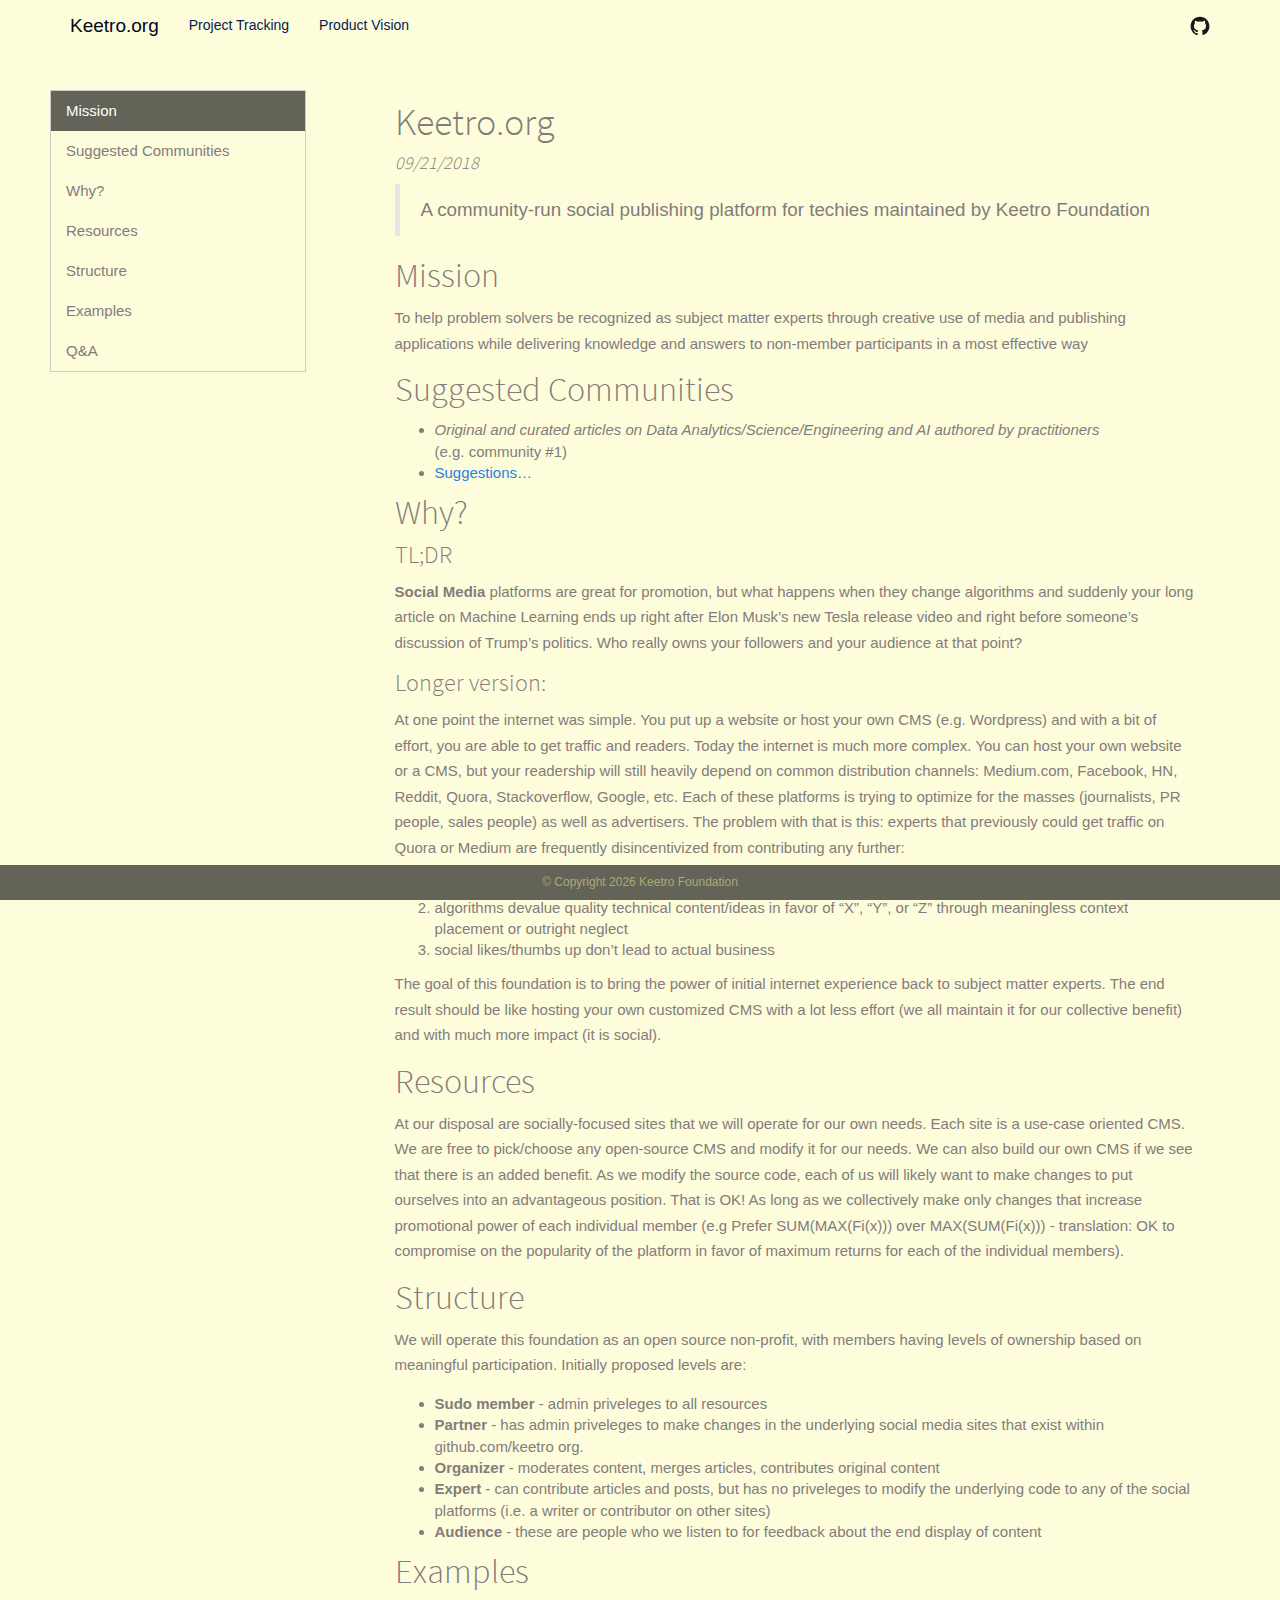
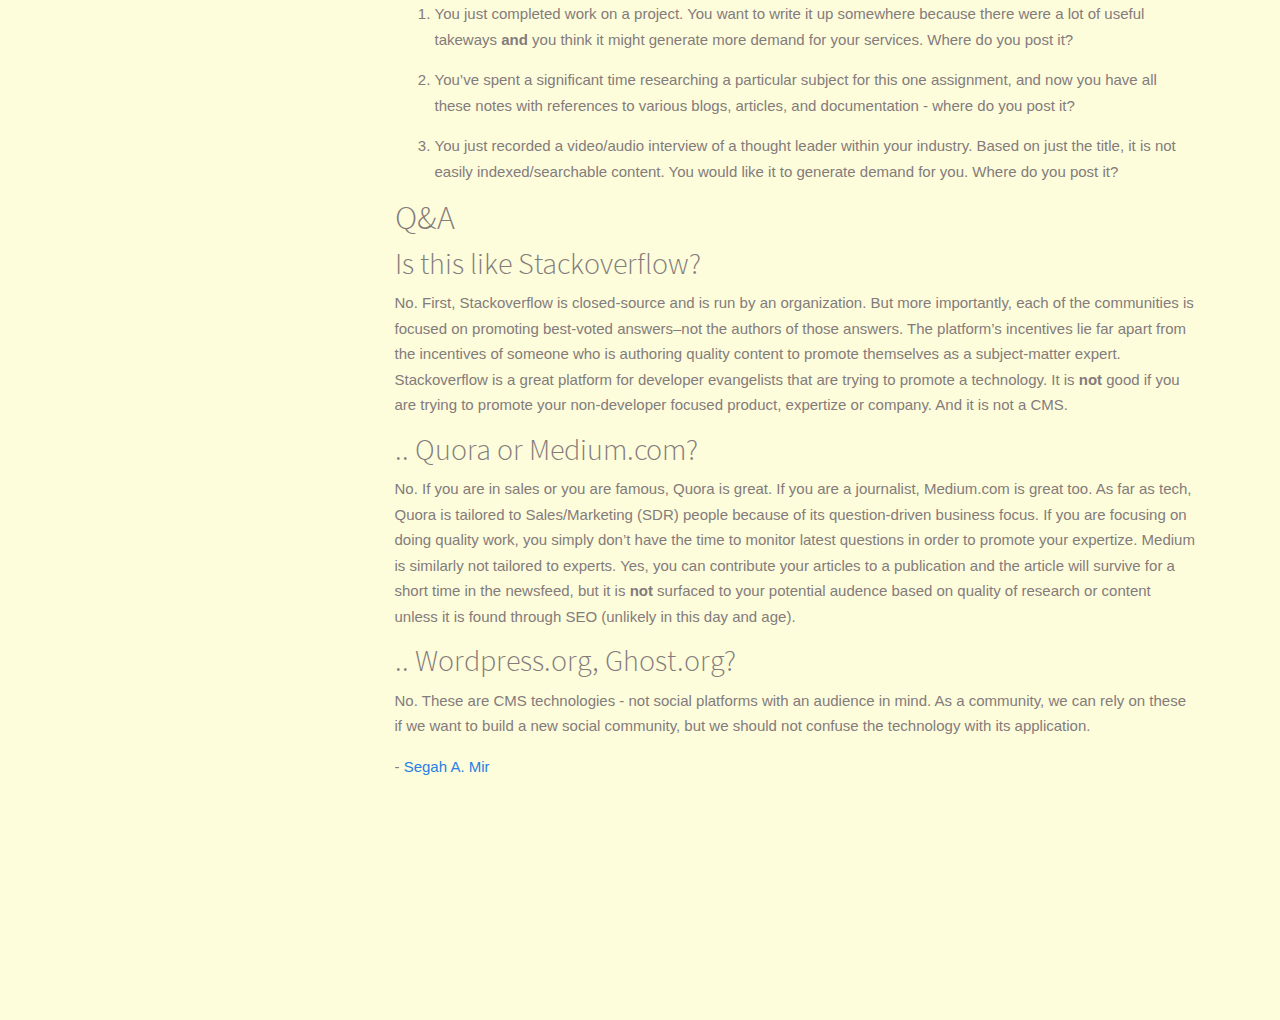
<file: index.html>
<!DOCTYPE html>

<html xmlns="http://www.w3.org/1999/xhtml">

<head>

<meta charset="utf-8" />
<meta http-equiv="Content-Type" content="text/html; charset=utf-8" />
<meta name="generator" content="pandoc" />



<meta name="date" content="2018-09-21" />

<title>Keetro.org</title>

<script src="site_libs/jquery-1.11.3/jquery.min.js"></script>
<meta name="viewport" content="width=device-width, initial-scale=1" />
<link href="site_libs/bootstrap-3.3.5/css/cosmo.min.css" rel="stylesheet" />
<script src="site_libs/bootstrap-3.3.5/js/bootstrap.min.js"></script>
<script src="site_libs/bootstrap-3.3.5/shim/html5shiv.min.js"></script>
<script src="site_libs/bootstrap-3.3.5/shim/respond.min.js"></script>
<script src="site_libs/jqueryui-1.11.4/jquery-ui.min.js"></script>
<link href="site_libs/tocify-1.9.1/jquery.tocify.css" rel="stylesheet" />
<script src="site_libs/tocify-1.9.1/jquery.tocify.js"></script>
<script src="site_libs/navigation-1.1/tabsets.js"></script>
<meta name="description" content="Keetro.org" />
<link rel="apple-touch-icon" sizes="57x57" href="/images/favicon/apple-icon-57x57.png">
<link rel="apple-touch-icon" sizes="60x60" href="/images/favicon/apple-icon-60x60.png">
<link rel="apple-touch-icon" sizes="72x72" href="/images/favicon/apple-icon-72x72.png">
<link rel="apple-touch-icon" sizes="76x76" href="/images/favicon/apple-icon-76x76.png">
<link rel="apple-touch-icon" sizes="114x114" href="/images/favicon/apple-icon-114x114.png">
<link rel="apple-touch-icon" sizes="120x120" href="/images/favicon/apple-icon-120x120.png">
<link rel="apple-touch-icon" sizes="144x144" href="/images/favicon/apple-icon-144x144.png">
<link rel="apple-touch-icon" sizes="152x152" href="/images/favicon/apple-icon-152x152.png">
<link rel="apple-touch-icon" sizes="180x180" href="/images/favicon/apple-icon-180x180.png">
<link rel="icon" type="image/png" sizes="192x192"  href="/images/favicon/android-icon-192x192.png">
<link rel="icon" type="image/png" sizes="32x32" href="/images/favicon/favicon-32x32.png">
<link rel="icon" type="image/png" sizes="96x96" href="/images/favicon/favicon-96x96.png">
<link rel="icon" type="image/png" sizes="16x16" href="/images/favicon/favicon-16x16.png">
<link rel="manifest" href="/manifest.json">
<meta name="msapplication-TileColor" content="#ffffff">
<meta name="msapplication-TileImage" content="/images/favicon/ms-icon-144x144.png">
<meta name="theme-color" content="#ffffff">
<link rel="icon" type="image/png" href="favicon.ico" />

<script type="text/javascript" src="js/rmarkdown.js"></script>




<style type="text/css">
h1 {
  font-size: 34px;
}
h1.title {
  font-size: 38px;
}
h2 {
  font-size: 30px;
}
h3 {
  font-size: 24px;
}
h4 {
  font-size: 18px;
}
h5 {
  font-size: 16px;
}
h6 {
  font-size: 12px;
}
.table th:not([align]) {
  text-align: left;
}
</style>

<link rel="stylesheet" href="css/rmarkdown.css" type="text/css" />

</head>

<body>

<style type = "text/css">
.main-container {
  max-width: 940px;
  margin-left: auto;
  margin-right: auto;
}
code {
  color: inherit;
  background-color: rgba(0, 0, 0, 0.04);
}
img {
  max-width:100%;
  height: auto;
}
.tabbed-pane {
  padding-top: 12px;
}
.html-widget {
  margin-bottom: 20px;
}
button.code-folding-btn:focus {
  outline: none;
}
</style>



<div class="container-fluid main-container">

<!-- tabsets -->
<script>
$(document).ready(function () {
  window.buildTabsets("TOC");
});
</script>

<!-- code folding -->




<script>
$(document).ready(function ()  {

    // move toc-ignore selectors from section div to header
    $('div.section.toc-ignore')
        .removeClass('toc-ignore')
        .children('h1,h2,h3,h4,h5').addClass('toc-ignore');

    // establish options
    var options = {
      selectors: "h1,h2,h3",
      theme: "bootstrap3",
      context: '.toc-content',
      hashGenerator: function (text) {
        return text.replace(/[.\\/?&!#<>]/g, '').replace(/\s/g, '_').toLowerCase();
      },
      ignoreSelector: ".toc-ignore",
      scrollTo: 0
    };
    options.showAndHide = true;
    options.smoothScroll = true;

    // tocify
    var toc = $("#TOC").tocify(options).data("toc-tocify");
});
</script>

<style type="text/css">

#TOC {
  margin: 25px 0px 20px 0px;
}
@media (max-width: 768px) {
#TOC {
  position: relative;
  width: 100%;
}
}


.toc-content {
  padding-left: 30px;
  padding-right: 40px;
}

div.main-container {
  max-width: 1200px;
}

div.tocify {
  width: 20%;
  max-width: 260px;
  max-height: 85%;
}

@media (min-width: 768px) and (max-width: 991px) {
  div.tocify {
    width: 25%;
  }
}

@media (max-width: 767px) {
  div.tocify {
    width: 100%;
    max-width: none;
  }
}

.tocify ul, .tocify li {
  line-height: 20px;
}

.tocify-subheader .tocify-item {
  font-size: 0.90em;
  padding-left: 25px;
  text-indent: 0;
}

.tocify .list-group-item {
  border-radius: 0px;
}


</style>

<!-- setup 3col/9col grid for toc_float and main content  -->
<div class="row-fluid">
<div class="col-xs-12 col-sm-4 col-md-3">
<div id="TOC" class="tocify">
</div>
</div>

<div class="toc-content col-xs-12 col-sm-8 col-md-9">




<div class="navbar navbar-inverse  navbar-fixed-top" role="navigation">
  <div class="container">
    <div class="navbar-header">
      <button type="button" class="navbar-toggle collapsed" data-toggle="collapse" data-target="#navbar">
        <span class="icon-bar"></span>
        <span class="icon-bar"></span>
        <span class="icon-bar"></span>
      </button>
      <a class="navbar-brand" href="/">Keetro.org</a>
    </div>
    <div id="navbar" class="navbar-collapse collapse">
      <ul class="nav navbar-nav">
        <li>
  <a href="https://github.com/Keetro/thedata.report/issues">Project Tracking</a>
</li>
<li>
  <a href="/product.html">Product Vision</a>
</li>
      </ul>
      <ul class="nav navbar-nav navbar-right">
  <!--<li>
  <a href="">
    <span class="fa fa-medium fa-lg"></span>
  </a>
</li>-->
  <li>
  <a href="https://github.com/keetro">
    <span class="fa fa-github fa-lg"></span>
  </a>
</li>
<!--<li>
  <a href="">
    <span class="fa fa-twitter fa-lg"></span>
  </a>
</li>-->
      </ul>
    </div><!--/.nav-collapse -->
  </div><!--/.container -->
</div>

<style type="text/css">
#TOC {
  margin-left: 35px;
  margin-top: 90px;
}
</style>

<script type="text/javascript">
$(".main-container").removeClass("main-container").removeClass("container-fluid").addClass("footerPushDown");
</script>


<div id="pageContent" class="standardPadding">
  <div class="articleBandContent">

<div class="fluid-row" id="header">



<h1 class="title toc-ignore">Keetro.org</h1>
<h4 class="date"><em>09/21/2018</em></h4>

</div>


<blockquote>
<p>A community-run social publishing platform for techies maintained by Keetro Foundation</p>
</blockquote>
<div id="mission" class="section level1">
<h1>Mission</h1>
<p>To help problem solvers be recognized as subject matter experts through creative use of media and publishing applications while delivering knowledge and answers to non-member participants in a most effective way</p>
</div>
<div id="suggested-communities" class="section level1">
<h1>Suggested Communities</h1>
<ul>
<li><em>Original and curated articles on Data Analytics/Science/Engineering and AI authored by practitioners</em> (e.g. community #1)</li>
<li><a href="https://github.com/Keetro/keetro.org-main-website/issues">Suggestions…</a></li>
</ul>
</div>
<div id="why" class="section level1">
<h1>Why?</h1>
<div id="tldr" class="section level3">
<h3>TL;DR</h3>
<p><strong>Social Media</strong> platforms are great for promotion, but what happens when they change algorithms and suddenly your long article on Machine Learning ends up right after Elon Musk’s new Tesla release video and right before someone’s discussion of Trump’s politics. Who really owns your followers and your audience at that point?</p>
</div>
<div id="longer-version" class="section level3">
<h3>Longer version:</h3>
<p>At one point the internet was simple. You put up a website or host your own CMS (e.g. Wordpress) and with a bit of effort, you are able to get traffic and readers. Today the internet is much more complex. You can host your own website or a CMS, but your readership will still heavily depend on common distribution channels: Medium.com, Facebook, HN, Reddit, Quora, Stackoverflow, Google, etc. Each of these platforms is trying to optimize for the masses (journalists, PR people, sales people) as well as advertisers. The problem with that is this: experts that previously could get traffic on Quora or Medium are frequently disincentivized from contributing any further:</p>
<ol style="list-style-type: decimal">
<li>their voices are no longer as valuable (i.e. it is hard to compete with TV stars in a popularity contest)</li>
<li>algorithms devalue quality technical content/ideas in favor of “X”, “Y”, or “Z” through meaningless context placement or outright neglect</li>
<li>social likes/thumbs up don’t lead to actual business</li>
</ol>
<p>The goal of this foundation is to bring the power of initial internet experience back to subject matter experts. The end result should be like hosting your own customized CMS with a lot less effort (we all maintain it for our collective benefit) and with much more impact (it is social).</p>
</div>
</div>
<div id="resources" class="section level1">
<h1>Resources</h1>
<p>At our disposal are socially-focused sites that we will operate for our own needs. Each site is a use-case oriented CMS. We are free to pick/choose any open-source CMS and modify it for our needs. We can also build our own CMS if we see that there is an added benefit. As we modify the source code, each of us will likely want to make changes to put ourselves into an advantageous position. That is OK! As long as we collectively make only changes that increase promotional power of each individual member (e.g Prefer SUM(MAX(Fi(x))) over MAX(SUM(Fi(x))) - translation: OK to compromise on the popularity of the platform in favor of maximum returns for each of the individual members).</p>
</div>
<div id="structure" class="section level1">
<h1>Structure</h1>
<p>We will operate this foundation as an open source non-profit, with members having levels of ownership based on meaningful participation. Initially proposed levels are:</p>
<ul>
<li><strong>Sudo member</strong> - admin priveleges to all resources</li>
<li><strong>Partner</strong> - has admin priveleges to make changes in the underlying social media sites that exist within github.com/keetro org.</li>
<li><strong>Organizer</strong> - moderates content, merges articles, contributes original content</li>
<li><strong>Expert</strong> - can contribute articles and posts, but has no priveleges to modify the underlying code to any of the social platforms (i.e. a writer or contributor on other sites)</li>
<li><strong>Audience</strong> - these are people who we listen to for feedback about the end display of content</li>
</ul>
</div>
<div id="examples" class="section level1">
<h1>Examples</h1>
<ol style="list-style-type: decimal">
<li><p>You just completed work on a project. You want to write it up somewhere because there were a lot of useful takeways <strong>and</strong> you think it might generate more demand for your services. Where do you post it?</p></li>
<li><p>You’ve spent a significant time researching a particular subject for this one assignment, and now you have all these notes with references to various blogs, articles, and documentation - where do you post it?</p></li>
<li><p>You just recorded a video/audio interview of a thought leader within your industry. Based on just the title, it is not easily indexed/searchable content. You would like it to generate demand for you. Where do you post it?</p></li>
</ol>
</div>
<div id="qa" class="section level1">
<h1>Q&amp;A</h1>
<div id="is-this-like-stackoverflow" class="section level2">
<h2>Is this like Stackoverflow?</h2>
<p>No. First, Stackoverflow is closed-source and is run by an organization. But more importantly, each of the communities is focused on promoting best-voted answers–not the authors of those answers. The platform’s incentives lie far apart from the incentives of someone who is authoring quality content to promote themselves as a subject-matter expert. Stackoverflow is a great platform for developer evangelists that are trying to promote a technology. It is <strong>not</strong> good if you are trying to promote your non-developer focused product, expertize or company. And it is not a CMS.</p>
</div>
<div id="quora-or-medium.com" class="section level2">
<h2>.. Quora or Medium.com?</h2>
<p>No. If you are in sales or you are famous, Quora is great. If you are a journalist, Medium.com is great too. As far as tech, Quora is tailored to Sales/Marketing (SDR) people because of its question-driven business focus. If you are focusing on doing quality work, you simply don’t have the time to monitor latest questions in order to promote your expertize. Medium is similarly not tailored to experts. Yes, you can contribute your articles to a publication and the article will survive for a short time in the newsfeed, but it is <strong>not</strong> surfaced to your potential audence based on quality of research or content unless it is found through SEO (unlikely in this day and age).</p>
</div>
<div id="wordpress.org-ghost.org" class="section level2">
<h2>.. Wordpress.org, Ghost.org?</h2>
<p>No. These are CMS technologies - not social platforms with an audience in mind. As a community, we can rely on these if we want to build a new social community, but we should not confuse the technology with its application.</p>
<p>- <a href="https://github.com/segahm">Segah A. Mir</a><br/><br/></p>
</div>
</div>




  </div> <!-- articleBandContent -->
</div> <!-- pageContent -->

<div id="rStudioFooter" class="band full">
<div class="bandContent">
  <div id="copyright">&copy; Copyright <span id="footer-year">2018</span> Keetro Foundation</div>
  <div id="logos">
  </div>
</div>
</div>
<script>
    document.getElementById("footer-year").innerHTML = new Date().getFullYear();

</script>
<script type='text/javascript'>

    function ScrollToPos(target,act){

          if(target == "#"){

             $('html,body').animate({ scrollTop: 0 }, 1000);

            }else{

             $('html,body').animate({ scrollTop: $(target).offset().top }, 1000);

          }

         }
</script>


</div>
</div>

</div>

<script>

// add bootstrap table styles to pandoc tables
function bootstrapStylePandocTables() {
  $('tr.header').parent('thead').parent('table').addClass('table table-condensed');
}
$(document).ready(function () {
  bootstrapStylePandocTables();
});


</script>


</body>
</html>
</file>
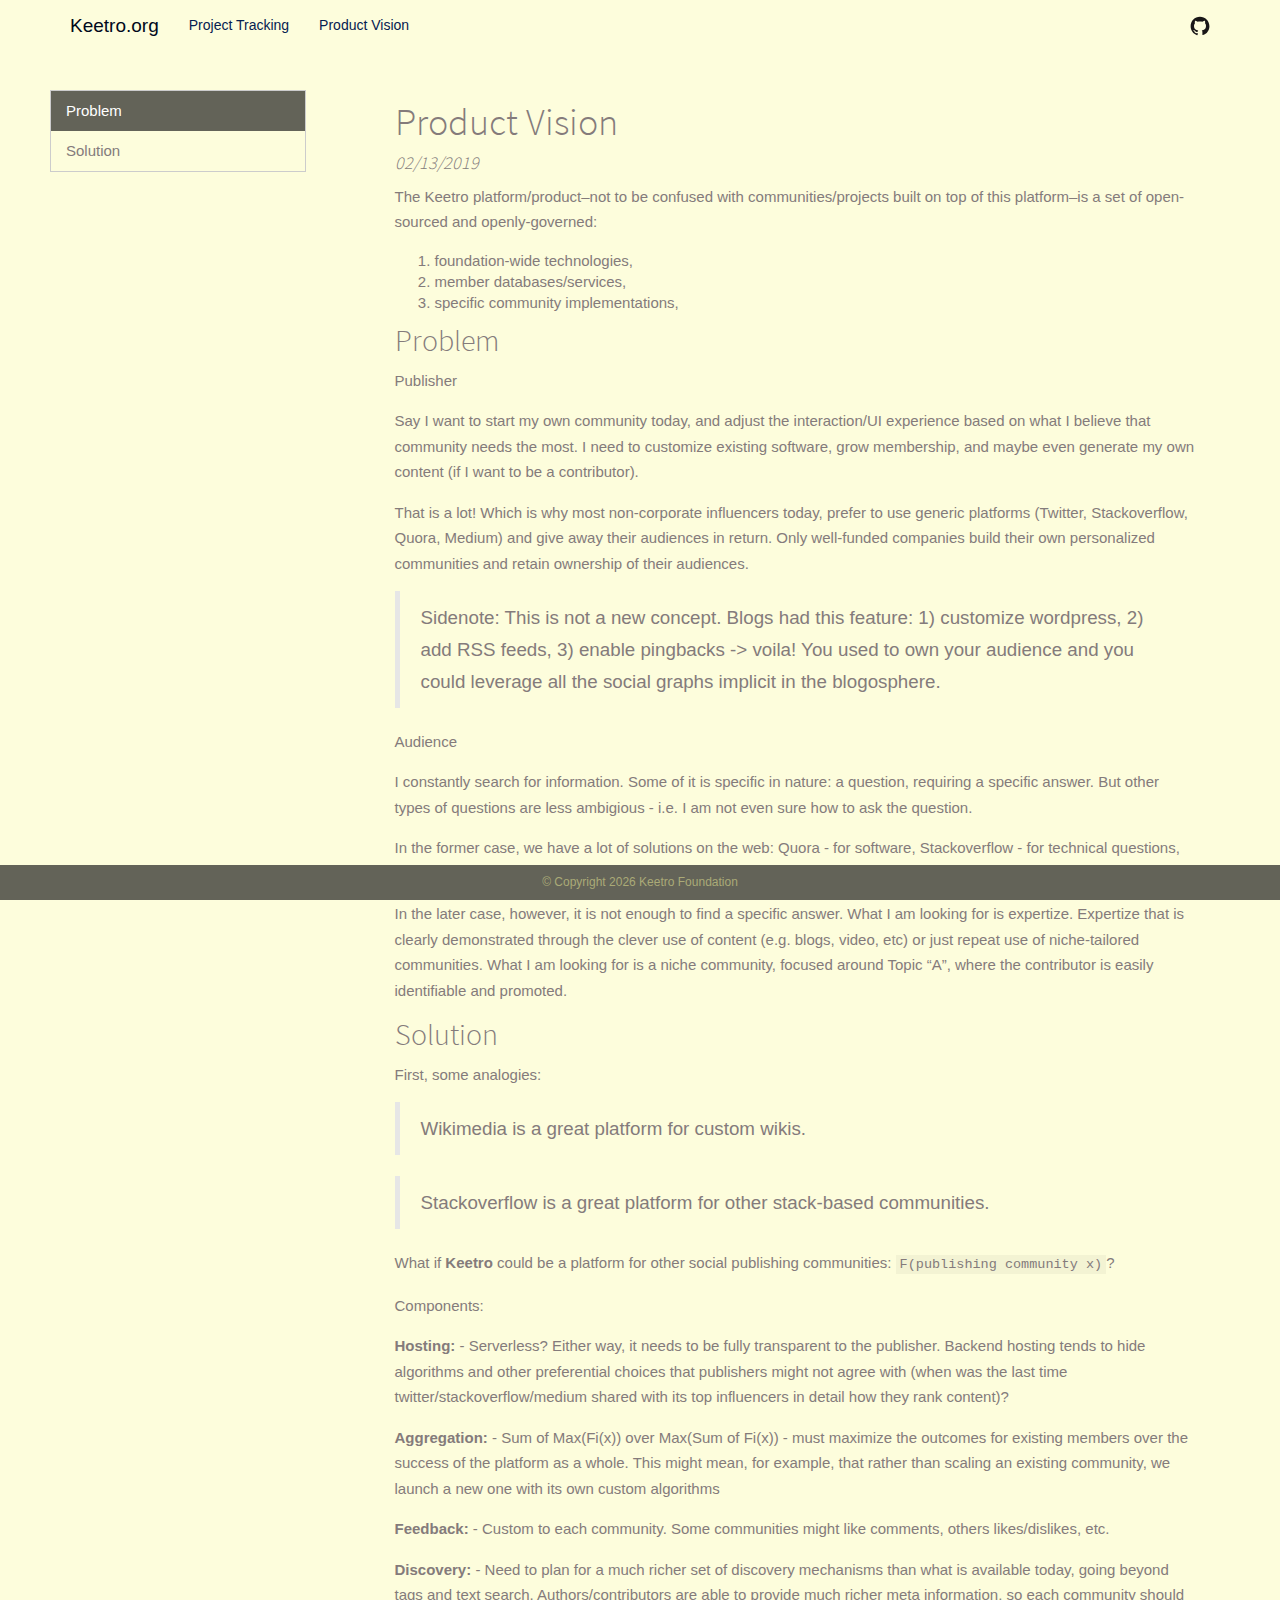
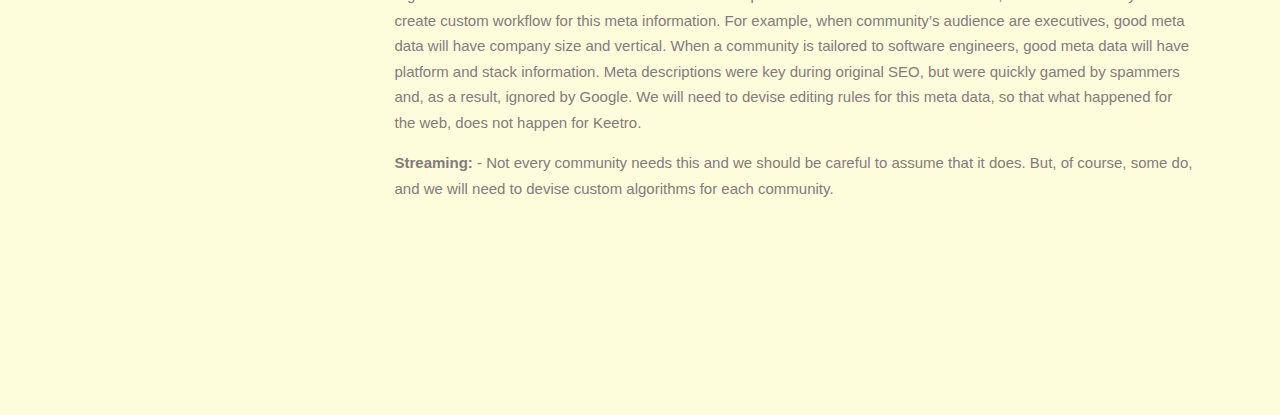
<file: product.html>
<!DOCTYPE html>

<html xmlns="http://www.w3.org/1999/xhtml">

<head>

<meta charset="utf-8" />
<meta http-equiv="Content-Type" content="text/html; charset=utf-8" />
<meta name="generator" content="pandoc" />



<meta name="date" content="2019-02-13" />

<title>Product Vision</title>

<script src="site_libs/jquery-1.11.3/jquery.min.js"></script>
<meta name="viewport" content="width=device-width, initial-scale=1" />
<link href="site_libs/bootstrap-3.3.5/css/cosmo.min.css" rel="stylesheet" />
<script src="site_libs/bootstrap-3.3.5/js/bootstrap.min.js"></script>
<script src="site_libs/bootstrap-3.3.5/shim/html5shiv.min.js"></script>
<script src="site_libs/bootstrap-3.3.5/shim/respond.min.js"></script>
<script src="site_libs/jqueryui-1.11.4/jquery-ui.min.js"></script>
<link href="site_libs/tocify-1.9.1/jquery.tocify.css" rel="stylesheet" />
<script src="site_libs/tocify-1.9.1/jquery.tocify.js"></script>
<script src="site_libs/navigation-1.1/tabsets.js"></script>
<meta name="description" content="Keetro.org" />
<link rel="apple-touch-icon" sizes="57x57" href="/images/favicon/apple-icon-57x57.png">
<link rel="apple-touch-icon" sizes="60x60" href="/images/favicon/apple-icon-60x60.png">
<link rel="apple-touch-icon" sizes="72x72" href="/images/favicon/apple-icon-72x72.png">
<link rel="apple-touch-icon" sizes="76x76" href="/images/favicon/apple-icon-76x76.png">
<link rel="apple-touch-icon" sizes="114x114" href="/images/favicon/apple-icon-114x114.png">
<link rel="apple-touch-icon" sizes="120x120" href="/images/favicon/apple-icon-120x120.png">
<link rel="apple-touch-icon" sizes="144x144" href="/images/favicon/apple-icon-144x144.png">
<link rel="apple-touch-icon" sizes="152x152" href="/images/favicon/apple-icon-152x152.png">
<link rel="apple-touch-icon" sizes="180x180" href="/images/favicon/apple-icon-180x180.png">
<link rel="icon" type="image/png" sizes="192x192"  href="/images/favicon/android-icon-192x192.png">
<link rel="icon" type="image/png" sizes="32x32" href="/images/favicon/favicon-32x32.png">
<link rel="icon" type="image/png" sizes="96x96" href="/images/favicon/favicon-96x96.png">
<link rel="icon" type="image/png" sizes="16x16" href="/images/favicon/favicon-16x16.png">
<link rel="manifest" href="/manifest.json">
<meta name="msapplication-TileColor" content="#ffffff">
<meta name="msapplication-TileImage" content="/images/favicon/ms-icon-144x144.png">
<meta name="theme-color" content="#ffffff">
<link rel="icon" type="image/png" href="favicon.ico" />

<script type="text/javascript" src="js/rmarkdown.js"></script>




<style type="text/css">
h1 {
  font-size: 34px;
}
h1.title {
  font-size: 38px;
}
h2 {
  font-size: 30px;
}
h3 {
  font-size: 24px;
}
h4 {
  font-size: 18px;
}
h5 {
  font-size: 16px;
}
h6 {
  font-size: 12px;
}
.table th:not([align]) {
  text-align: left;
}
</style>

<link rel="stylesheet" href="css/rmarkdown.css" type="text/css" />

</head>

<body>

<style type = "text/css">
.main-container {
  max-width: 940px;
  margin-left: auto;
  margin-right: auto;
}
code {
  color: inherit;
  background-color: rgba(0, 0, 0, 0.04);
}
img {
  max-width:100%;
  height: auto;
}
.tabbed-pane {
  padding-top: 12px;
}
.html-widget {
  margin-bottom: 20px;
}
button.code-folding-btn:focus {
  outline: none;
}
</style>



<div class="container-fluid main-container">

<!-- tabsets -->
<script>
$(document).ready(function () {
  window.buildTabsets("TOC");
});
</script>

<!-- code folding -->




<script>
$(document).ready(function ()  {

    // move toc-ignore selectors from section div to header
    $('div.section.toc-ignore')
        .removeClass('toc-ignore')
        .children('h1,h2,h3,h4,h5').addClass('toc-ignore');

    // establish options
    var options = {
      selectors: "h1,h2,h3",
      theme: "bootstrap3",
      context: '.toc-content',
      hashGenerator: function (text) {
        return text.replace(/[.\\/?&!#<>]/g, '').replace(/\s/g, '_').toLowerCase();
      },
      ignoreSelector: ".toc-ignore",
      scrollTo: 0
    };
    options.showAndHide = true;
    options.smoothScroll = true;

    // tocify
    var toc = $("#TOC").tocify(options).data("toc-tocify");
});
</script>

<style type="text/css">

#TOC {
  margin: 25px 0px 20px 0px;
}
@media (max-width: 768px) {
#TOC {
  position: relative;
  width: 100%;
}
}


.toc-content {
  padding-left: 30px;
  padding-right: 40px;
}

div.main-container {
  max-width: 1200px;
}

div.tocify {
  width: 20%;
  max-width: 260px;
  max-height: 85%;
}

@media (min-width: 768px) and (max-width: 991px) {
  div.tocify {
    width: 25%;
  }
}

@media (max-width: 767px) {
  div.tocify {
    width: 100%;
    max-width: none;
  }
}

.tocify ul, .tocify li {
  line-height: 20px;
}

.tocify-subheader .tocify-item {
  font-size: 0.90em;
  padding-left: 25px;
  text-indent: 0;
}

.tocify .list-group-item {
  border-radius: 0px;
}


</style>

<!-- setup 3col/9col grid for toc_float and main content  -->
<div class="row-fluid">
<div class="col-xs-12 col-sm-4 col-md-3">
<div id="TOC" class="tocify">
</div>
</div>

<div class="toc-content col-xs-12 col-sm-8 col-md-9">




<div class="navbar navbar-inverse  navbar-fixed-top" role="navigation">
  <div class="container">
    <div class="navbar-header">
      <button type="button" class="navbar-toggle collapsed" data-toggle="collapse" data-target="#navbar">
        <span class="icon-bar"></span>
        <span class="icon-bar"></span>
        <span class="icon-bar"></span>
      </button>
      <a class="navbar-brand" href="/">Keetro.org</a>
    </div>
    <div id="navbar" class="navbar-collapse collapse">
      <ul class="nav navbar-nav">
        <li>
  <a href="https://github.com/Keetro/thedata.report/issues">Project Tracking</a>
</li>
<li>
  <a href="/product.html">Product Vision</a>
</li>
      </ul>
      <ul class="nav navbar-nav navbar-right">
  <!--<li>
  <a href="">
    <span class="fa fa-medium fa-lg"></span>
  </a>
</li>-->
  <li>
  <a href="https://github.com/keetro">
    <span class="fa fa-github fa-lg"></span>
  </a>
</li>
<!--<li>
  <a href="">
    <span class="fa fa-twitter fa-lg"></span>
  </a>
</li>-->
      </ul>
    </div><!--/.nav-collapse -->
  </div><!--/.container -->
</div>

<style type="text/css">
#TOC {
  margin-left: 35px;
  margin-top: 90px;
}
</style>

<script type="text/javascript">
$(".main-container").removeClass("main-container").removeClass("container-fluid").addClass("footerPushDown");
</script>


<div id="pageContent" class="standardPadding">
  <div class="articleBandContent">

<div class="fluid-row" id="header">



<h1 class="title toc-ignore">Product Vision</h1>
<h4 class="date"><em>02/13/2019</em></h4>

</div>


<p>The Keetro platform/product–not to be confused with communities/projects built on top of this platform–is a set of open-sourced and openly-governed:</p>
<ol style="list-style-type: decimal">
<li>foundation-wide technologies,</li>
<li>member databases/services,</li>
<li>specific community implementations,</li>
</ol>
<div id="problem" class="section level2">
<h2>Problem</h2>
<p>Publisher</p>
<p>Say I want to start my own community today, and adjust the interaction/UI experience based on what I believe that community needs the most. I need to customize existing software, grow membership, and maybe even generate my own content (if I want to be a contributor).</p>
<p>That is a lot! Which is why most non-corporate influencers today, prefer to use generic platforms (Twitter, Stackoverflow, Quora, Medium) and give away their audiences in return. Only well-funded companies build their own personalized communities and retain ownership of their audiences.</p>
<blockquote>
<p>Sidenote: This is not a new concept. Blogs had this feature: 1) customize wordpress, 2) add RSS feeds, 3) enable pingbacks -&gt; voila! You used to own your audience and you could leverage all the social graphs implicit in the blogosphere.</p>
</blockquote>
<p>Audience</p>
<p>I constantly search for information. Some of it is specific in nature: a question, requiring a specific answer. But other types of questions are less ambigious - i.e. I am not even sure how to ask the question.</p>
<p>In the former case, we have a lot of solutions on the web: Quora - for software, Stackoverflow - for technical questions, Google - for everything else.</p>
<p>In the later case, however, it is not enough to find a specific answer. What I am looking for is expertize. Expertize that is clearly demonstrated through the clever use of content (e.g. blogs, video, etc) or just repeat use of niche-tailored communities. What I am looking for is a niche community, focused around Topic “A”, where the contributor is easily identifiable and promoted.</p>
</div>
<div id="solution" class="section level2">
<h2>Solution</h2>
<p>First, some analogies:</p>
<blockquote>
<p>Wikimedia is a great platform for custom wikis.</p>
</blockquote>
<blockquote>
<p>Stackoverflow is a great platform for other stack-based communities.</p>
</blockquote>
<p>What if <strong>Keetro</strong> could be a platform for other social publishing communities: <code>F(publishing community x)</code>?</p>
<p>Components:</p>
<p><strong>Hosting:</strong> - Serverless? Either way, it needs to be fully transparent to the publisher. Backend hosting tends to hide algorithms and other preferential choices that publishers might not agree with (when was the last time twitter/stackoverflow/medium shared with its top influencers in detail how they rank content)?</p>
<p><strong>Aggregation:</strong> - Sum of Max(Fi(x)) over Max(Sum of Fi(x)) - must maximize the outcomes for existing members over the success of the platform as a whole. This might mean, for example, that rather than scaling an existing community, we launch a new one with its own custom algorithms</p>
<p><strong>Feedback:</strong> - Custom to each community. Some communities might like comments, others likes/dislikes, etc.</p>
<p><strong>Discovery:</strong> - Need to plan for a much richer set of discovery mechanisms than what is available today, going beyond tags and text search. Authors/contributors are able to provide much richer meta information, so each community should create custom workflow for this meta information. For example, when community’s audience are executives, good meta data will have company size and vertical. When a community is tailored to software engineers, good meta data will have platform and stack information. Meta descriptions were key during original SEO, but were quickly gamed by spammers and, as a result, ignored by Google. We will need to devise editing rules for this meta data, so that what happened for the web, does not happen for Keetro.</p>
<p><strong>Streaming:</strong> - Not every community needs this and we should be careful to assume that it does. But, of course, some do, and we will need to devise custom algorithms for each community.</p>
</div>




  </div> <!-- articleBandContent -->
</div> <!-- pageContent -->

<div id="rStudioFooter" class="band full">
<div class="bandContent">
  <div id="copyright">&copy; Copyright <span id="footer-year">2018</span> Keetro Foundation</div>
  <div id="logos">
  </div>
</div>
</div>
<script>
    document.getElementById("footer-year").innerHTML = new Date().getFullYear();

</script>
<script type='text/javascript'>

    function ScrollToPos(target,act){

          if(target == "#"){

             $('html,body').animate({ scrollTop: 0 }, 1000);

            }else{

             $('html,body').animate({ scrollTop: $(target).offset().top }, 1000);

          }

         }
</script>


</div>
</div>

</div>

<script>

// add bootstrap table styles to pandoc tables
function bootstrapStylePandocTables() {
  $('tr.header').parent('thead').parent('table').addClass('table table-condensed');
}
$(document).ready(function () {
  bootstrapStylePandocTables();
});


</script>


</body>
</html>
</file>
<file: css/rmarkdown.css>
body {
  font-family: "Helvetica Neue", Helvetica, Arial, sans-serif;
  background-color: #fdfddc;
  font-weight: normal;
  color: #847b7b;
}

html, body, .footerPushDown {
  height: 100%;
}

p {
  line-height: 1.7em;
  margin-bottom: 1em;
}

.band.full {
  position: relative;
}

.band.full.first {
  height: 550px;
}

.band.full.second {
  height: 480px;

  overflow: hidden;
  border-bottom: 1px solid #f8f8f8;
}

.band.full.third {
  height: 520px;
}

.bandContent, .standardPadding .articleBandContent {
  margin: 0 auto;
  max-width: 1140px;
}

.vCenter {
  position: relative;
  min-height: 100%;
  height: 100%;
  display: flex;
  flex-direction: column;
  justify-content: center;
}

.rightText .vCenter {
  align-items: flex-end;
}

.band .imageOne {
  position: absolute;
  left: 0px;
  bottom: -120px;
  width: 630px;
  height: auto;

  z-index: 5;
}

.band .imageTwo {
  position: absolute;
  top: 10%;
  right: 10px;
  width: 45%;
  height: auto;
}

.band .imageThree {
  position: absolute;
  left: 10px;
  bottom: 0px;
  width: 500px;
  height: auto;

  z-index: 5;
}


#rStudioHeader {
  position: fixed;
  top: 0px;
  left: 0px;
  right: 0px;
  height: auto;
  z-index: 100;
  padding: 0 5%;
/*
  color: #fff;
}

#rStudioHeader.shrunk, #rStudioHeader.alwaysShrunk {
  color: inherit;
*/
  background-color: rgba(255, 255, 255, .98);

  -webkit-box-shadow: 0px 3px 15px 0px rgba(0,0,0,0.1);
  -moz-box-shadow: 0px 3px 15px 0px rgba(0,0,0,0.1);
  box-shadow: 0px 3px 15px 0px rgba(0,0,0,0.1);
}

#rStudioHeader .innards {
  padding: 40px 0;
  display: flex;
  justify-content: space-between;
  align-items: flex-end;

  -webkit-transition-property: padding;
  -moz-transition-property: padding;
  -o-transition-property: padding;
  transition-property: padding;

  -webkit-transition-duration: 0.5s;
  -moz-transition-duration: 0.5s;
  -o-transition-duration: 0.5s;
  transition-duration: 0.5s;
}

#rStudioHeader.shrunk .innards, #rStudioHeader.alwaysShrunk .innards {
  padding: 9px 0;
}

#rStudioHeader .productName {
  font-family: "Courier New", Courier, monospace;
  font-weight: normal;
  font-size: 40px;
  color: inherit;

  white-space: nowrap;

  -webkit-transition-property: font-size;
  -moz-transition-property: font-size;
  -o-transition-property: font-size;
  transition-property: font-size;

  -webkit-transition-duration: 0.25s;
  -moz-transition-duration: 0.25s;
  -o-transition-duration: 0.25s;
  transition-duration: 0.25s;
}

#rStudioHeader .productName:hover {
  text-decoration: none;
}

#rStudioHeader.shrunk .productName, #rStudioHeader.alwaysShrunk .productName {
  display: inline-block;
  font-size: 20px;
}

#rStudioHeader .rStudio {
  margin-top: 5px;
  font-size: 13px;
  line-height: 25px;
  font-weight: 200;
  color: #4d4d4d;
}

#rStudioHeader .rStudio .logo {
  display: inline-block;
  width: 70px;
  height: 25px;
  background-image:url(../images/logoRStudio.png);
  background-size: 100% auto;
  background-repeat: no-repeat;
  vertical-align: middle;
}

#rStudioHeader.shrunk .rStudio, #rStudioHeader.alwaysShrunk .rStudio {
  display: inline-block;
  margin-left: 3px;
}

#rStudioHeader .rStudio a {
  text-decoration: none;
  color: inherit;
}

#rStudioHeader #menu {
  text-align: right;
  font-weight: 400;
  font-size: 13px;
  line-height: 20px;
  white-space: nowrap;
}

#rStudioHeader #menu #menuToggler {
  display: none;
}

#rStudioHeader #menu #menuItems {
  display: block;
}

#rStudioHeader #menu .menuItem {
  display: inline-block;
  padding: 0px 15px;

  opacity: .8;
  cursor: pointer;

  -webkit-transition-property: opacity;
  -moz-transition-property: opacity;
  -o-transition-property: opacity;
  transition-property: opacity;

  -webkit-transition-duration: .5s;
  -moz-transition-duration: .5s;
  -o-transition-duration: .5s;
  transition-duration: .5s;

  color: inherit;
}

#rStudioHeader #menu .menuItem:hover {
  opacity: 1;
  text-decoration: none;
}

.nav.navbar-nav.navbar-right .fa.fa-github.fa-lg {
  width: 20px;
  height: 20px;
  padding: 0px;
  margin: 0px 0px 0px 10px;

  background-image: url(../images/gitHubLogo.svg);
  background-repeat: no-repeat;
  background-size: 20px auto;
  background-position: center center;

  vertical-align: bottom;
}

.nav.navbar-nav.navbar-right .fa.fa-twitter.fa-lg {
  width: 20px;
  height: 20px;
  padding: 0px;
  margin: 0px 0px 0px 10px;

  background-image: url(../images/twitter.svg);
  background-repeat: no-repeat;
  background-size: 20px auto;
  background-position: center center;

  vertical-align: bottom;
}
.nav.navbar-nav.navbar-right .fa.fa-medium.fa-lg {
  width: 20px;
  height: 20px;
  padding: 0px;
  margin: 0px 0px 0px 10px;

  background-image: url(../images/medium.svg);
  background-repeat: no-repeat;
  background-size: 20px auto;
  background-position: center center;

  vertical-align: bottom;
}

#rStudioHeader #menu .menuItem.gitHubText {
  display: none;
}


#homeContent, #pageContent {
  position: relative;
  z-index: 1;
  min-height: 100%;
  margin-bottom: -91px;  /* height of footer */
}

#homeContent:after, #pageContent:after {
  content: "";
  height: 91px; /* height of footer */
  display: block;
}

.standardPadding {
  padding: 80px 5%;
}

#pageContent .pageTitle {
  font-size: 40px;
  font-weight: 300;
}

#pageContent .pageIntro {
  font-size: 20px;
  font-weight: 300;
  margin-bottom: 30px;
}

#pageContent .columns {
  display: flex;
  justify-content: space-between;

  display: -ms-flexbox;
  -ms-flex-pack: justify;
}

#pageContent .columns .column2 {
  max-width: 46%;
}

#pageContent .linkSection {
  line-height: 20px;
  margin-bottom: 20px;
}

#pageContent .linkSection .linkSectionTitle {
  font-size: 1.4em;
  margin-bottom: 12px;
}

#pageContent .links a {
  display: block;
  line-height: 24px;
  max-width: 500px;
  padding: 0 0 0 16px;
  background-repeat: no-repeat;
  background-position: left 8px;
  background-size: 8px 8px;
  background-image: url(../images/link-icon.png);
}

#pageContent .linkSection .articleBlurb {
  padding-left: 16px;
  line-height: 20px;
  margin-bottom: 10px;
  display: none;
}

.gallerySection, .formatSection {
  margin-bottom: 2em;
}

.gallerySection .gallerySectionTitle, .formatSection .formatSectionTitle {
  font-size: 25px;
  font-weight: 300;
}

.formatSection .formatSectionTitle {
  margin-bottom: 10px;
}

.gallerySection .galleryIntro {
  margin-bottom: 10px;
}

.gallerySection .galleryItems {
  display: flex;
  justify-content: space-between;
  align-items: flex-start;
  flex-wrap: wrap;
}

.gallerySection .galleryItems .galleryItem {
  width: 24%;

  border: 1px solid #f0f0f0;
  margin-bottom: 20px;
}

.gallerySection .galleryItems .galleryItem:hover {

}

.gallerySection .galleryItems .galleryItem .galleryItemLabel {
  display: block;
  cursor: pointer;
  border-top: 1px solid #f0f0f0;
  padding: 10px 10px 5px 10px;
}

.gallerySection .galleryItems .galleryItem .galleryItemImage {
  width: 100%;
  height: auto;
}

.gallerySection .galleryItems .galleryItem .galleryItemDescription {
  font-size: 12px;
  padding: 0px 10px 10px 10px;
}

.formatSection a.doc, .formatSection a.pres, .formatSection a.more {
  display: inline-block;
  margin: 0 15px 15px 0;

  color: #fff;
  font-size: 24px;
  line-height: 28px;
  text-align: center;

  display: inline-flex;
  flex-direction: column;
  justify-content: center;

  vertical-align: top;

  background-color: #f0f0f0;
}

.formatTable {
  display: table;
  width: 100%;
}

.formatTable .formatTableRow {
  display: table-row;
  text-decoration: none;
}

.formatTable .formatTableRow:hover {
  background-color: #f8f8f8;
}

.formatTable .formatName {
  display: table-cell;
  padding: 5px;
  width: 200px;
}

.formatTable .formatDescription {
  display: table-cell;
  line-height: 15px;
  padding-bottom: 5px;
}

.formatTable a.formatTableRow .formatDescription {
  color: #404040;
}


#homeContent .tagline {
  padding-top: 100px;
  font-size: 32px;
  margin-bottom: 16px;
}

#homeContent a {
  text-decoration: none;
  color: #2780e3;
}

#homeContent .blue a {
  color: #fcbf49;
  font-weight: normal;
}

#homeContent a:hover {
  text-decoration: underline;
}

#homeContent .band {
  padding: 0 5%;
}

#homeContent .band.gray1 {
  background-color: #f8f8f8;
}

#homeContent .band.blue {
  background-color: #75aadb;
  color: #fff;
}

#homeContent .band.orange {
  background-color: #e6553a;
  color: #fff;
}

#homeContent .band.leftText {
  text-align: left;
}

#homeContent .band.rightText {
  text-align: right;
}

#homeContent .band .blurb {
  display: inline-block;
  text-align: left;
  max-width: 505px;
  line-height: 40px;
  min-height: 160px;
  font-size: 25px;
}

#homeContent .band .actions {
  margin-top: 20px;
}

#homeContent .band .actions div {
  display: inline-block;
}

#homeContent .bigButton {
  padding: 20px 40px;
  font-size: 20px;
  border: none;

  border-radius: 5px;

  margin: 5px;
}

#homeContent .bigButton.gallery {
  color: #fff;
  background-color: #8cb06c;
}

#homeContent .bigButton.getStarted {
  color: #fff;
  background-color: #75aadb;
}

#rStudioFooter {
  position: relative;
  z-index: 2;

  box-sizing: border-box;
  height: 91px;
}

#rStudioFooter.band {

  background-color: #75aadb;
  padding: 30px 5%;

  color: #fff;

  font-weight: 300;
  font-size: 12px;

  line-height: 25px;
}

/*#rStudioFooter .bandContent {
  color: #fff;

  display: flex;
  justify-content: space-between;
  align-items: center;

  line-height: 20px;
}

#rStudioFooter .bandContent #copyright {
  flex-shrink: 5;
}

#rStudioFooter .bandContent #logos {
  flex-shrink: 1;
}
*/
#rStudioFooter .bandContent .footerLogo {
  display: inline-block;
  height: 25px;
  width: 25px;

  background-repeat: no-repeat;
  background-size: 100% auto;
  background-position: center center;

  margin: 0 8px;
}

#rStudioFooter .bandContent #logos .footerLogo:last-child {
  margin-right: 0px;
}

.screenshot {
  border: 1px solid #ccc;
}

.notebook-screenshot {
  border: 1px solid #ccc;
  margin-bottom: 8px;
}

/* Don't show link underlines in tables (too busy) */
table.table td a:only-child:link,
table.table td a:only-child:visited {
  text-decoration: none;
}
table.table td a:only-child:hover,
table.table td a:only-child:active {
  text-decoration: underline;
}

/* Use the background color from the R logo for the floating toc nav */
.list-group-item.active, .list-group-item.active:hover, .list-group-item.active:focus {
  background-color: rgb(97,151,213);
}

/* offset scroll position for anchor links  */

.section h1 {
  padding-top: 58px;
  margin-top: -58px;
}

.section h2 {
  padding-top: 58px;
  margin-top: -58px;
}
.section h3 {
  padding-top: 58px;
  margin-top: -58px;
}
.section h4 {
  padding-top: 58px;
  margin-top: -58px;
}
.section h5 {
  padding-top: 58px;
  margin-top: -58px;
}
.section h6 {
  padding-top: 58px;
  margin-top: -58px;
}

.lessonPage {
  display: flex;
  display: -ms-flexbox;
}

.lessonPage .lessonsNav {
  margin-top: 23px;
  min-width: 290px;
  line-height: 40px;
  padding-right: 30px;
}

.lessonPage .lessonsNav a {
  display: block;
  padding: 0 10px;
}

.lessonPage .lessonsNav a:hover {
  text-decoration: none;
  background-color: #f8f8f8;
}

.lessonPage .lessonsNav a.current {
  background-color: #75aadb;
  color: #fff;
}

.lessonPage .lessonContent #show-answer h2 {
  display: inline-block;
  margin-top: 10px;
  padding: 7px 20px;
  background-color: #75aadb;
  color: #fff;

  border-radius: 5px;
  cursor: pointer;
}

.lessonPage .lessonContent #show-answer.showing {
  display: none;
}

.lessonPage .lessonContent #model-answer {
  display: none;
}

.lessonPage .lessonContent #model-answer.showing {
  display: block;
}

.lessonPage .lessonContent #continue-to-next-lesson h2 {
  margin-top: 10px;
  font-size: 20px;
}

.lessonPage .continue-link {
  font-size: 24px;
}

/* adjustments for smaller screens */

@media screen and (max-width: 1200px){

  .band .imageOne {
    width: 490px;
    bottom: -50px;
    left: -25px;
  }

  .band .imageThree {
    left: 0px;
  }
}

@media screen and (max-width: 1023px){

  #rStudioHeader .productName {
    font-size: 30px;
  }

  #rStudioHeader .innards {
    align-items: flex-start;
  }

  #rStudioHeader #menu #menuToggler {
    display: inline-block;
    width: 30px;
    height: 30px;
    background-image: url(../images/menuToggler.svg);
    background-repeat: no-repeat;
    background-size: 100% auto;
    background-position: center center;
  }

  #rStudioHeader #menu #menuItems {
    display: none;
  }

  #rStudioHeader #menu #menuItems.showMenu {
    display: block;
  }

  #rStudioHeader #menu .menuItem {
    display: block;
    line-height: 30px;
    text-align: left;
  }

  #rStudioHeader #menu .menuItem.gitHub {
    display: none;
  }

  #rStudioHeader #menu .menuItem.gitHubText {
    display: block;
  }

  #homeContent {
    overflow-x: hidden;
  }

  .band.full.first, .band.full.second, .band.full.third {
      height: auto;
  }

  .vCenter {
    position: relative;
    height: auto;
    min-height: 0;
    display: block;
    padding: 100px 0px;
  }

  .third .vCenter {
    padding-top: 10px;
  }

  #homeContent .band.rightText, #homeContent .band.leftText {
    text-align: center;
  }

  #homeContent .band .blurb {
    text-align: center;
  }

  .band .imageOne {
    position: relative;
    max-width: 120%;
    bottom: auto;
    left: auto;
    top: -50px;
  }

  .band .imageTwo {
    position: relative;
    top: 0;
    right: 0;
    width: 100%;
    margin-bottom: 100px;
  }

  .band .imageThree {
    position: relative;
    left: auto;
    bottom: auto;
    max-width: 100%;
  }

  #pageContent .pageTitle {
    font-size: 30px;
  }
  #pageContent .pageIntro {
    font-size: 18px;
  }

  .gallerySection .galleryItems .galleryItem {
    width: 49%;
  }

  .gallerySection .gallerySectionTitle {
    font-size: 24px;
  }

  #pageContent .columns {
    display: block;
  }

  #pageContent .columns .column2 {
    max-width: none;
  }

  .lessonPage .lessonsNav {
    min-width: 200px;
  }
}

@media screen and (max-width: 768px){
  .lessonPage {
    display: block;
  }

  .lessonPage .lessonsNav {
    display: none;
  }

}

@media screen and (max-width: 500px){
  .gallerySection .galleryItems .galleryItem {
    width: 100%;
  }
  .formatTable .formatName {
    width: 150px;
  }
}

@media screen and (max-width: 350px){

    #rStudioHeader .productName {
      font-size: 26px;
    }

    #rStudioFooter .bandContent .footerLogo {
      margin: 0 2px;
    }

}

iframe.scale65 {
  width: 154%;
  border: #ddd 8px solid;
  overflow: hidden;
  position: relative;
  -ms-zoom: 0.65;
  -moz-transform: scale(0.65);
  -moz-transform-origin: 0px 0;
  -o-transform: scale(0.65);
  -o-transform-origin: 0 0;
  -webkit-transform: scale(0.65);
  -webkit-transform-origin: 0 0;
}


.snippet {
  border: solid 1px #cccccc;
  margin-bottom: 12px;
  width: 100%;
}

.holder {
  padding-right: 5px;
  padding-bottom: 5px;
}
.toc-content { padding-bottom: 120px; }
.nav.navbar-nav.navbar-right .fa.fa-github.fa-lg {display: inline-block;margin-left: 0;}
.nav.navbar-nav.navbar-right .fa.fa-twitter.fa-lg {display: inline-block;margin-left: 0;}
.nav.navbar-nav.navbar-right .fa.fa-medium.fa-lg {display: inline-block;margin-left: 0;}
#rStudioFooter { height: auto; }
#rStudioFooter.band {background-color: #75aadb;padding:0;color: #fff;font-weight: 300;font-size: 12px;line-height: 35px;position: fixed;left: 0;
right: 0;text-align: center;bottom: 0;}
#rStudioFooter.band{background-color: #636358;text-align: center;color: #aa7;}
/*.tocify-extend-page { max-height:120px !important; }*/
.navbar-inverse {background: #fdfddc;border: 0px;}
.navbar-inverse .navbar-brand {color: #00081b;}
.navbar-inverse .navbar-nav>li>a{color: #052050;font-size:14px;}
.navbar-inverse .navbar-nav>li>a:hover, .navbar-inverse .navbar-nav>li>a:focus {background: #85aeea;color: #fff;}
.navbar-inverse .navbar-brand:hover, .navbar-inverse .navbar-brand:focus { color: #384053; }
.navbar-inverse .navbar-nav>li>a:hover .fa.fa-github.fa-lg { background-image: url(../images/icon-hover.svg)  }
div.tocify { border-radius: 0px; }
.tocify .tocify-item a, .tocify .list-group-item { padding: 10px 5px; }
.list-group-item.active, .list-group-item.active:hover, .list-group-item.active:focus {background: #636358;color: #fff;}
.navbar-inverse .navbar-toggle .icon-bar {background: #384053;}
.navbar-inverse .navbar-toggle:hover, .navbar-inverse .navbar-toggle:focus  {background: #384053;}
.navbar-inverse .navbar-toggle:hover .icon-bar, .navbar-inverse .navbar-toggle:focus .icon-bar { background: #fff; }
.tocify-extend-page { max-height: 0px;}

.list-group-item{
  background-color: #fdfddc
}
</file>
<file: site_libs/bootstrap-3.3.5/css/cosmo.min.css>
@font-face {
  font-family: 'Source Sans Pro';
  font-style: normal;
  font-weight: 300;
  src: url(fonts/SourceSansProLight.ttf) format('truetype');
}
@font-face {
  font-family: 'Source Sans Pro';
  font-style: normal;
  font-weight: 400;
  src: url(fonts/SourceSansPro.ttf) format('truetype');
}
@font-face {
  font-family: 'Source Sans Pro';
  font-style: normal;
  font-weight: 700;
  src: url(fonts/SourceSansProBold.ttf) format('truetype');
}

/*!
 * bootswatch v3.3.6
 * Homepage: http://bootswatch.com
 * Copyright 2012-2015 Thomas Park
 * Licensed under MIT
 * Based on Bootstrap
*//*!
 * Bootstrap v3.3.6 (http://getbootstrap.com)
 * Copyright 2011-2015 Twitter, Inc.
 * Licensed under MIT (https://github.com/twbs/bootstrap/blob/master/LICENSE)
 *//*! normalize.css v3.0.3 | MIT License | github.com/necolas/normalize.css */html{font-family:sans-serif;-ms-text-size-adjust:100%;-webkit-text-size-adjust:100%}body{margin:0}article,aside,details,figcaption,figure,footer,header,hgroup,main,menu,nav,section,summary{display:block}audio,canvas,progress,video{display:inline-block;vertical-align:baseline}audio:not([controls]){display:none;height:0}[hidden],template{display:none}a{background-color:transparent}a:active,a:hover{outline:0}abbr[title]{border-bottom:1px dotted}b,strong{font-weight:bold}dfn{font-style:italic}h1{font-size:2em;margin:0.67em 0}mark{background:#ff0;color:#000}small{font-size:80%}sub,sup{font-size:75%;line-height:0;position:relative;vertical-align:baseline}sup{top:-0.5em}sub{bottom:-0.25em}img{border:0}svg:not(:root){overflow:hidden}figure{margin:1em 40px}hr{-webkit-box-sizing:content-box;-moz-box-sizing:content-box;box-sizing:content-box;height:0}pre{overflow:auto}code,kbd,pre,samp{font-family:monospace, monospace;font-size:1em}button,input,optgroup,select,textarea{color:inherit;font:inherit;margin:0}button{overflow:visible}button,select{text-transform:none}button,html input[type="button"],input[type="reset"],input[type="submit"]{-webkit-appearance:button;cursor:pointer}button[disabled],html input[disabled]{cursor:default}button::-moz-focus-inner,input::-moz-focus-inner{border:0;padding:0}input{line-height:normal}input[type="checkbox"],input[type="radio"]{-webkit-box-sizing:border-box;-moz-box-sizing:border-box;box-sizing:border-box;padding:0}input[type="number"]::-webkit-inner-spin-button,input[type="number"]::-webkit-outer-spin-button{height:auto}input[type="search"]{-webkit-appearance:textfield;-webkit-box-sizing:content-box;-moz-box-sizing:content-box;box-sizing:content-box}input[type="search"]::-webkit-search-cancel-button,input[type="search"]::-webkit-search-decoration{-webkit-appearance:none}fieldset{border:1px solid #c0c0c0;margin:0 2px;padding:0.35em 0.625em 0.75em}legend{border:0;padding:0}textarea{overflow:auto}optgroup{font-weight:bold}table{border-collapse:collapse;border-spacing:0}td,th{padding:0}/*! Source: https://github.com/h5bp/html5-boilerplate/blob/master/src/css/main.css */@media print{*,*:before,*:after{background:transparent !important;color:#000 !important;-webkit-box-shadow:none !important;box-shadow:none !important;text-shadow:none !important}a,a:visited{text-decoration:underline}a[href]:after{content:" (" attr(href) ")"}abbr[title]:after{content:" (" attr(title) ")"}a[href^="#"]:after,a[href^="javascript:"]:after{content:""}pre,blockquote{border:1px solid #999;page-break-inside:avoid}thead{display:table-header-group}tr,img{page-break-inside:avoid}img{max-width:100% !important}p,h2,h3{orphans:3;widows:3}h2,h3{page-break-after:avoid}.navbar{display:none}.btn>.caret,.dropup>.btn>.caret{border-top-color:#000 !important}.label{border:1px solid #000}.table{border-collapse:collapse !important}.table td,.table th{background-color:#fff !important}.table-bordered th,.table-bordered td{border:1px solid #ddd !important}}@font-face{font-family:'Glyphicons Halflings';src:url('../fonts/glyphicons-halflings-regular.eot');src:url('../fonts/glyphicons-halflings-regular.eot?#iefix') format('embedded-opentype'),url('../fonts/glyphicons-halflings-regular.woff') format('woff'),url('../fonts/glyphicons-halflings-regular.ttf') format('truetype'),url('../fonts/glyphicons-halflings-regular.svg#glyphicons_halflingsregular') format('svg')}.glyphicon{position:relative;top:1px;display:inline-block;font-family:'Glyphicons Halflings';font-style:normal;font-weight:normal;line-height:1;-webkit-font-smoothing:antialiased;-moz-osx-font-smoothing:grayscale}.glyphicon-asterisk:before{content:"\002a"}.glyphicon-plus:before{content:"\002b"}.glyphicon-euro:before,.glyphicon-eur:before{content:"\20ac"}.glyphicon-minus:before{content:"\2212"}.glyphicon-cloud:before{content:"\2601"}.glyphicon-envelope:before{content:"\2709"}.glyphicon-pencil:before{content:"\270f"}.glyphicon-glass:before{content:"\e001"}.glyphicon-music:before{content:"\e002"}.glyphicon-search:before{content:"\e003"}.glyphicon-heart:before{content:"\e005"}.glyphicon-star:before{content:"\e006"}.glyphicon-star-empty:before{content:"\e007"}.glyphicon-user:before{content:"\e008"}.glyphicon-film:before{content:"\e009"}.glyphicon-th-large:before{content:"\e010"}.glyphicon-th:before{content:"\e011"}.glyphicon-th-list:before{content:"\e012"}.glyphicon-ok:before{content:"\e013"}.glyphicon-remove:before{content:"\e014"}.glyphicon-zoom-in:before{content:"\e015"}.glyphicon-zoom-out:before{content:"\e016"}.glyphicon-off:before{content:"\e017"}.glyphicon-signal:before{content:"\e018"}.glyphicon-cog:before{content:"\e019"}.glyphicon-trash:before{content:"\e020"}.glyphicon-home:before{content:"\e021"}.glyphicon-file:before{content:"\e022"}.glyphicon-time:before{content:"\e023"}.glyphicon-road:before{content:"\e024"}.glyphicon-download-alt:before{content:"\e025"}.glyphicon-download:before{content:"\e026"}.glyphicon-upload:before{content:"\e027"}.glyphicon-inbox:before{content:"\e028"}.glyphicon-play-circle:before{content:"\e029"}.glyphicon-repeat:before{content:"\e030"}.glyphicon-refresh:before{content:"\e031"}.glyphicon-list-alt:before{content:"\e032"}.glyphicon-lock:before{content:"\e033"}.glyphicon-flag:before{content:"\e034"}.glyphicon-headphones:before{content:"\e035"}.glyphicon-volume-off:before{content:"\e036"}.glyphicon-volume-down:before{content:"\e037"}.glyphicon-volume-up:before{content:"\e038"}.glyphicon-qrcode:before{content:"\e039"}.glyphicon-barcode:before{content:"\e040"}.glyphicon-tag:before{content:"\e041"}.glyphicon-tags:before{content:"\e042"}.glyphicon-book:before{content:"\e043"}.glyphicon-bookmark:before{content:"\e044"}.glyphicon-print:before{content:"\e045"}.glyphicon-camera:before{content:"\e046"}.glyphicon-font:before{content:"\e047"}.glyphicon-bold:before{content:"\e048"}.glyphicon-italic:before{content:"\e049"}.glyphicon-text-height:before{content:"\e050"}.glyphicon-text-width:before{content:"\e051"}.glyphicon-align-left:before{content:"\e052"}.glyphicon-align-center:before{content:"\e053"}.glyphicon-align-right:before{content:"\e054"}.glyphicon-align-justify:before{content:"\e055"}.glyphicon-list:before{content:"\e056"}.glyphicon-indent-left:before{content:"\e057"}.glyphicon-indent-right:before{content:"\e058"}.glyphicon-facetime-video:before{content:"\e059"}.glyphicon-picture:before{content:"\e060"}.glyphicon-map-marker:before{content:"\e062"}.glyphicon-adjust:before{content:"\e063"}.glyphicon-tint:before{content:"\e064"}.glyphicon-edit:before{content:"\e065"}.glyphicon-share:before{content:"\e066"}.glyphicon-check:before{content:"\e067"}.glyphicon-move:before{content:"\e068"}.glyphicon-step-backward:before{content:"\e069"}.glyphicon-fast-backward:before{content:"\e070"}.glyphicon-backward:before{content:"\e071"}.glyphicon-play:before{content:"\e072"}.glyphicon-pause:before{content:"\e073"}.glyphicon-stop:before{content:"\e074"}.glyphicon-forward:before{content:"\e075"}.glyphicon-fast-forward:before{content:"\e076"}.glyphicon-step-forward:before{content:"\e077"}.glyphicon-eject:before{content:"\e078"}.glyphicon-chevron-left:before{content:"\e079"}.glyphicon-chevron-right:before{content:"\e080"}.glyphicon-plus-sign:before{content:"\e081"}.glyphicon-minus-sign:before{content:"\e082"}.glyphicon-remove-sign:before{content:"\e083"}.glyphicon-ok-sign:before{content:"\e084"}.glyphicon-question-sign:before{content:"\e085"}.glyphicon-info-sign:before{content:"\e086"}.glyphicon-screenshot:before{content:"\e087"}.glyphicon-remove-circle:before{content:"\e088"}.glyphicon-ok-circle:before{content:"\e089"}.glyphicon-ban-circle:before{content:"\e090"}.glyphicon-arrow-left:before{content:"\e091"}.glyphicon-arrow-right:before{content:"\e092"}.glyphicon-arrow-up:before{content:"\e093"}.glyphicon-arrow-down:before{content:"\e094"}.glyphicon-share-alt:before{content:"\e095"}.glyphicon-resize-full:before{content:"\e096"}.glyphicon-resize-small:before{content:"\e097"}.glyphicon-exclamation-sign:before{content:"\e101"}.glyphicon-gift:before{content:"\e102"}.glyphicon-leaf:before{content:"\e103"}.glyphicon-fire:before{content:"\e104"}.glyphicon-eye-open:before{content:"\e105"}.glyphicon-eye-close:before{content:"\e106"}.glyphicon-warning-sign:before{content:"\e107"}.glyphicon-plane:before{content:"\e108"}.glyphicon-calendar:before{content:"\e109"}.glyphicon-random:before{content:"\e110"}.glyphicon-comment:before{content:"\e111"}.glyphicon-magnet:before{content:"\e112"}.glyphicon-chevron-up:before{content:"\e113"}.glyphicon-chevron-down:before{content:"\e114"}.glyphicon-retweet:before{content:"\e115"}.glyphicon-shopping-cart:before{content:"\e116"}.glyphicon-folder-close:before{content:"\e117"}.glyphicon-folder-open:before{content:"\e118"}.glyphicon-resize-vertical:before{content:"\e119"}.glyphicon-resize-horizontal:before{content:"\e120"}.glyphicon-hdd:before{content:"\e121"}.glyphicon-bullhorn:before{content:"\e122"}.glyphicon-bell:before{content:"\e123"}.glyphicon-certificate:before{content:"\e124"}.glyphicon-thumbs-up:before{content:"\e125"}.glyphicon-thumbs-down:before{content:"\e126"}.glyphicon-hand-right:before{content:"\e127"}.glyphicon-hand-left:before{content:"\e128"}.glyphicon-hand-up:before{content:"\e129"}.glyphicon-hand-down:before{content:"\e130"}.glyphicon-circle-arrow-right:before{content:"\e131"}.glyphicon-circle-arrow-left:before{content:"\e132"}.glyphicon-circle-arrow-up:before{content:"\e133"}.glyphicon-circle-arrow-down:before{content:"\e134"}.glyphicon-globe:before{content:"\e135"}.glyphicon-wrench:before{content:"\e136"}.glyphicon-tasks:before{content:"\e137"}.glyphicon-filter:before{content:"\e138"}.glyphicon-briefcase:before{content:"\e139"}.glyphicon-fullscreen:before{content:"\e140"}.glyphicon-dashboard:before{content:"\e141"}.glyphicon-paperclip:before{content:"\e142"}.glyphicon-heart-empty:before{content:"\e143"}.glyphicon-link:before{content:"\e144"}.glyphicon-phone:before{content:"\e145"}.glyphicon-pushpin:before{content:"\e146"}.glyphicon-usd:before{content:"\e148"}.glyphicon-gbp:before{content:"\e149"}.glyphicon-sort:before{content:"\e150"}.glyphicon-sort-by-alphabet:before{content:"\e151"}.glyphicon-sort-by-alphabet-alt:before{content:"\e152"}.glyphicon-sort-by-order:before{content:"\e153"}.glyphicon-sort-by-order-alt:before{content:"\e154"}.glyphicon-sort-by-attributes:before{content:"\e155"}.glyphicon-sort-by-attributes-alt:before{content:"\e156"}.glyphicon-unchecked:before{content:"\e157"}.glyphicon-expand:before{content:"\e158"}.glyphicon-collapse-down:before{content:"\e159"}.glyphicon-collapse-up:before{content:"\e160"}.glyphicon-log-in:before{content:"\e161"}.glyphicon-flash:before{content:"\e162"}.glyphicon-log-out:before{content:"\e163"}.glyphicon-new-window:before{content:"\e164"}.glyphicon-record:before{content:"\e165"}.glyphicon-save:before{content:"\e166"}.glyphicon-open:before{content:"\e167"}.glyphicon-saved:before{content:"\e168"}.glyphicon-import:before{content:"\e169"}.glyphicon-export:before{content:"\e170"}.glyphicon-send:before{content:"\e171"}.glyphicon-floppy-disk:before{content:"\e172"}.glyphicon-floppy-saved:before{content:"\e173"}.glyphicon-floppy-remove:before{content:"\e174"}.glyphicon-floppy-save:before{content:"\e175"}.glyphicon-floppy-open:before{content:"\e176"}.glyphicon-credit-card:before{content:"\e177"}.glyphicon-transfer:before{content:"\e178"}.glyphicon-cutlery:before{content:"\e179"}.glyphicon-header:before{content:"\e180"}.glyphicon-compressed:before{content:"\e181"}.glyphicon-earphone:before{content:"\e182"}.glyphicon-phone-alt:before{content:"\e183"}.glyphicon-tower:before{content:"\e184"}.glyphicon-stats:before{content:"\e185"}.glyphicon-sd-video:before{content:"\e186"}.glyphicon-hd-video:before{content:"\e187"}.glyphicon-subtitles:before{content:"\e188"}.glyphicon-sound-stereo:before{content:"\e189"}.glyphicon-sound-dolby:before{content:"\e190"}.glyphicon-sound-5-1:before{content:"\e191"}.glyphicon-sound-6-1:before{content:"\e192"}.glyphicon-sound-7-1:before{content:"\e193"}.glyphicon-copyright-mark:before{content:"\e194"}.glyphicon-registration-mark:before{content:"\e195"}.glyphicon-cloud-download:before{content:"\e197"}.glyphicon-cloud-upload:before{content:"\e198"}.glyphicon-tree-conifer:before{content:"\e199"}.glyphicon-tree-deciduous:before{content:"\e200"}.glyphicon-cd:before{content:"\e201"}.glyphicon-save-file:before{content:"\e202"}.glyphicon-open-file:before{content:"\e203"}.glyphicon-level-up:before{content:"\e204"}.glyphicon-copy:before{content:"\e205"}.glyphicon-paste:before{content:"\e206"}.glyphicon-alert:before{content:"\e209"}.glyphicon-equalizer:before{content:"\e210"}.glyphicon-king:before{content:"\e211"}.glyphicon-queen:before{content:"\e212"}.glyphicon-pawn:before{content:"\e213"}.glyphicon-bishop:before{content:"\e214"}.glyphicon-knight:before{content:"\e215"}.glyphicon-baby-formula:before{content:"\e216"}.glyphicon-tent:before{content:"\26fa"}.glyphicon-blackboard:before{content:"\e218"}.glyphicon-bed:before{content:"\e219"}.glyphicon-apple:before{content:"\f8ff"}.glyphicon-erase:before{content:"\e221"}.glyphicon-hourglass:before{content:"\231b"}.glyphicon-lamp:before{content:"\e223"}.glyphicon-duplicate:before{content:"\e224"}.glyphicon-piggy-bank:before{content:"\e225"}.glyphicon-scissors:before{content:"\e226"}.glyphicon-bitcoin:before{content:"\e227"}.glyphicon-btc:before{content:"\e227"}.glyphicon-xbt:before{content:"\e227"}.glyphicon-yen:before{content:"\00a5"}.glyphicon-jpy:before{content:"\00a5"}.glyphicon-ruble:before{content:"\20bd"}.glyphicon-rub:before{content:"\20bd"}.glyphicon-scale:before{content:"\e230"}.glyphicon-ice-lolly:before{content:"\e231"}.glyphicon-ice-lolly-tasted:before{content:"\e232"}.glyphicon-education:before{content:"\e233"}.glyphicon-option-horizontal:before{content:"\e234"}.glyphicon-option-vertical:before{content:"\e235"}.glyphicon-menu-hamburger:before{content:"\e236"}.glyphicon-modal-window:before{content:"\e237"}.glyphicon-oil:before{content:"\e238"}.glyphicon-grain:before{content:"\e239"}.glyphicon-sunglasses:before{content:"\e240"}.glyphicon-text-size:before{content:"\e241"}.glyphicon-text-color:before{content:"\e242"}.glyphicon-text-background:before{content:"\e243"}.glyphicon-object-align-top:before{content:"\e244"}.glyphicon-object-align-bottom:before{content:"\e245"}.glyphicon-object-align-horizontal:before{content:"\e246"}.glyphicon-object-align-left:before{content:"\e247"}.glyphicon-object-align-vertical:before{content:"\e248"}.glyphicon-object-align-right:before{content:"\e249"}.glyphicon-triangle-right:before{content:"\e250"}.glyphicon-triangle-left:before{content:"\e251"}.glyphicon-triangle-bottom:before{content:"\e252"}.glyphicon-triangle-top:before{content:"\e253"}.glyphicon-console:before{content:"\e254"}.glyphicon-superscript:before{content:"\e255"}.glyphicon-subscript:before{content:"\e256"}.glyphicon-menu-left:before{content:"\e257"}.glyphicon-menu-right:before{content:"\e258"}.glyphicon-menu-down:before{content:"\e259"}.glyphicon-menu-up:before{content:"\e260"}*{-webkit-box-sizing:border-box;-moz-box-sizing:border-box;box-sizing:border-box}*:before,*:after{-webkit-box-sizing:border-box;-moz-box-sizing:border-box;box-sizing:border-box}html{font-size:10px;-webkit-tap-highlight-color:rgba(0,0,0,0)}body{font-family:"Source Sans Pro",Calibri,Candara,Arial,sans-serif;font-size:15px;line-height:1.42857143;color:#333333;background-color:#ffffff}input,button,select,textarea{font-family:inherit;font-size:inherit;line-height:inherit}a{color:#2780e3;text-decoration:none}a:hover,a:focus{color:#165ba8;text-decoration:underline}a:focus{outline:thin dotted;outline:5px auto -webkit-focus-ring-color;outline-offset:-2px}figure{margin:0}img{vertical-align:middle}.img-responsive,.thumbnail>img,.thumbnail a>img,.carousel-inner>.item>img,.carousel-inner>.item>a>img{display:block;max-width:100%;height:auto}.img-rounded{border-radius:0}.img-thumbnail{padding:4px;line-height:1.42857143;background-color:#ffffff;border:1px solid #dddddd;border-radius:0;-webkit-transition:all .2s ease-in-out;-o-transition:all .2s ease-in-out;transition:all .2s ease-in-out;display:inline-block;max-width:100%;height:auto}.img-circle{border-radius:50%}hr{margin-top:21px;margin-bottom:21px;border:0;border-top:1px solid #e6e6e6}.sr-only{position:absolute;width:1px;height:1px;margin:-1px;padding:0;overflow:hidden;clip:rect(0, 0, 0, 0);border:0}.sr-only-focusable:active,.sr-only-focusable:focus{position:static;width:auto;height:auto;margin:0;overflow:visible;clip:auto}[role="button"]{cursor:pointer}h1,h2,h3,h4,h5,h6,.h1,.h2,.h3,.h4,.h5,.h6{font-family:"Source Sans Pro",Calibri,Candara,Arial,sans-serif;font-weight:300;line-height:1.1;color:inherit}h1 small,h2 small,h3 small,h4 small,h5 small,h6 small,.h1 small,.h2 small,.h3 small,.h4 small,.h5 small,.h6 small,h1 .small,h2 .small,h3 .small,h4 .small,h5 .small,h6 .small,.h1 .small,.h2 .small,.h3 .small,.h4 .small,.h5 .small,.h6 .small{font-weight:normal;line-height:1;color:#999999}h1,.h1,h2,.h2,h3,.h3{margin-top:21px;margin-bottom:10.5px}h1 small,.h1 small,h2 small,.h2 small,h3 small,.h3 small,h1 .small,.h1 .small,h2 .small,.h2 .small,h3 .small,.h3 .small{font-size:65%}h4,.h4,h5,.h5,h6,.h6{margin-top:10.5px;margin-bottom:10.5px}h4 small,.h4 small,h5 small,.h5 small,h6 small,.h6 small,h4 .small,.h4 .small,h5 .small,.h5 .small,h6 .small,.h6 .small{font-size:75%}h1,.h1{font-size:39px}h2,.h2{font-size:32px}h3,.h3{font-size:26px}h4,.h4{font-size:19px}h5,.h5{font-size:15px}h6,.h6{font-size:13px}p{margin:0 0 10.5px}.lead{margin-bottom:21px;font-size:17px;font-weight:300;line-height:1.4}@media (min-width:768px){.lead{font-size:22.5px}}small,.small{font-size:86%}mark,.mark{background-color:#ff7518;padding:.2em}.text-left{text-align:left}.text-right{text-align:right}.text-center{text-align:center}.text-justify{text-align:justify}.text-nowrap{white-space:nowrap}.text-lowercase{text-transform:lowercase}.text-uppercase{text-transform:uppercase}.text-capitalize{text-transform:capitalize}.text-muted{color:#999999}.text-primary{color:#2780e3}a.text-primary:hover,a.text-primary:focus{color:#1967be}.text-success{color:#ffffff}a.text-success:hover,a.text-success:focus{color:#e6e6e6}.text-info{color:#ffffff}a.text-info:hover,a.text-info:focus{color:#e6e6e6}.text-warning{color:#ffffff}a.text-warning:hover,a.text-warning:focus{color:#e6e6e6}.text-danger{color:#ffffff}a.text-danger:hover,a.text-danger:focus{color:#e6e6e6}.bg-primary{color:#fff;background-color:#2780e3}a.bg-primary:hover,a.bg-primary:focus{background-color:#1967be}.bg-success{background-color:#3fb618}a.bg-success:hover,a.bg-success:focus{background-color:#2f8912}.bg-info{background-color:#9954bb}a.bg-info:hover,a.bg-info:focus{background-color:#7e3f9d}.bg-warning{background-color:#ff7518}a.bg-warning:hover,a.bg-warning:focus{background-color:#e45c00}.bg-danger{background-color:#ff0039}a.bg-danger:hover,a.bg-danger:focus{background-color:#cc002e}.page-header{padding-bottom:9.5px;margin:42px 0 21px;border-bottom:1px solid #e6e6e6}ul,ol{margin-top:0;margin-bottom:10.5px}ul ul,ol ul,ul ol,ol ol{margin-bottom:0}.list-unstyled{padding-left:0;list-style:none}.list-inline{padding-left:0;list-style:none;margin-left:-5px}.list-inline>li{display:inline-block;padding-left:5px;padding-right:5px}dl{margin-top:0;margin-bottom:21px}dt,dd{line-height:1.42857143}dt{font-weight:bold}dd{margin-left:0}@media (min-width:768px){.dl-horizontal dt{float:left;width:160px;clear:left;text-align:right;overflow:hidden;text-overflow:ellipsis;white-space:nowrap}.dl-horizontal dd{margin-left:180px}}abbr[title],abbr[data-original-title]{cursor:help;border-bottom:1px dotted #999999}.initialism{font-size:90%;text-transform:uppercase}blockquote{padding:10.5px 21px;margin:0 0 21px;font-size:18.75px;border-left:5px solid #e6e6e6}blockquote p:last-child,blockquote ul:last-child,blockquote ol:last-child{margin-bottom:0}blockquote footer,blockquote small,blockquote .small{display:block;font-size:80%;line-height:1.42857143;color:#999999}blockquote footer:before,blockquote small:before,blockquote .small:before{content:'\2014 \00A0'}.blockquote-reverse,blockquote.pull-right{padding-right:15px;padding-left:0;border-right:5px solid #e6e6e6;border-left:0;text-align:right}.blockquote-reverse footer:before,blockquote.pull-right footer:before,.blockquote-reverse small:before,blockquote.pull-right small:before,.blockquote-reverse .small:before,blockquote.pull-right .small:before{content:''}.blockquote-reverse footer:after,blockquote.pull-right footer:after,.blockquote-reverse small:after,blockquote.pull-right small:after,.blockquote-reverse .small:after,blockquote.pull-right .small:after{content:'\00A0 \2014'}address{margin-bottom:21px;font-style:normal;line-height:1.42857143}code,kbd,pre,samp{font-family:monospace}code{padding:2px 4px;font-size:90%;color:#c7254e;background-color:#f9f2f4;border-radius:0}kbd{padding:2px 4px;font-size:90%;color:#ffffff;background-color:#333333;border-radius:0;-webkit-box-shadow:inset 0 -1px 0 rgba(0,0,0,0.25);box-shadow:inset 0 -1px 0 rgba(0,0,0,0.25)}kbd kbd{padding:0;font-size:100%;font-weight:bold;-webkit-box-shadow:none;box-shadow:none}pre{display:block;padding:10px;margin:0 0 10.5px;font-size:14px;line-height:1.42857143;word-break:break-all;word-wrap:break-word;color:#333333;background-color:#f5f5f5;border:1px solid #cccccc;border-radius:0}pre code{padding:0;font-size:inherit;color:inherit;white-space:pre-wrap;background-color:transparent;border-radius:0}.pre-scrollable{max-height:340px;overflow-y:scroll}.container{margin-right:auto;margin-left:auto;padding-left:15px;padding-right:15px}@media (min-width:768px){.container{width:750px}}@media (min-width:992px){.container{width:970px}}@media (min-width:1200px){.container{width:1170px}}.container-fluid{margin-right:auto;margin-left:auto;padding-left:15px;padding-right:15px}.row{margin-left:-15px;margin-right:-15px}.col-xs-1,.col-sm-1,.col-md-1,.col-lg-1,.col-xs-2,.col-sm-2,.col-md-2,.col-lg-2,.col-xs-3,.col-sm-3,.col-md-3,.col-lg-3,.col-xs-4,.col-sm-4,.col-md-4,.col-lg-4,.col-xs-5,.col-sm-5,.col-md-5,.col-lg-5,.col-xs-6,.col-sm-6,.col-md-6,.col-lg-6,.col-xs-7,.col-sm-7,.col-md-7,.col-lg-7,.col-xs-8,.col-sm-8,.col-md-8,.col-lg-8,.col-xs-9,.col-sm-9,.col-md-9,.col-lg-9,.col-xs-10,.col-sm-10,.col-md-10,.col-lg-10,.col-xs-11,.col-sm-11,.col-md-11,.col-lg-11,.col-xs-12,.col-sm-12,.col-md-12,.col-lg-12{position:relative;min-height:1px;padding-left:15px;padding-right:15px}.col-xs-1,.col-xs-2,.col-xs-3,.col-xs-4,.col-xs-5,.col-xs-6,.col-xs-7,.col-xs-8,.col-xs-9,.col-xs-10,.col-xs-11,.col-xs-12{float:left}.col-xs-12{width:100%}.col-xs-11{width:91.66666667%}.col-xs-10{width:83.33333333%}.col-xs-9{width:75%}.col-xs-8{width:66.66666667%}.col-xs-7{width:58.33333333%}.col-xs-6{width:50%}.col-xs-5{width:41.66666667%}.col-xs-4{width:33.33333333%}.col-xs-3{width:25%}.col-xs-2{width:16.66666667%}.col-xs-1{width:8.33333333%}.col-xs-pull-12{right:100%}.col-xs-pull-11{right:91.66666667%}.col-xs-pull-10{right:83.33333333%}.col-xs-pull-9{right:75%}.col-xs-pull-8{right:66.66666667%}.col-xs-pull-7{right:58.33333333%}.col-xs-pull-6{right:50%}.col-xs-pull-5{right:41.66666667%}.col-xs-pull-4{right:33.33333333%}.col-xs-pull-3{right:25%}.col-xs-pull-2{right:16.66666667%}.col-xs-pull-1{right:8.33333333%}.col-xs-pull-0{right:auto}.col-xs-push-12{left:100%}.col-xs-push-11{left:91.66666667%}.col-xs-push-10{left:83.33333333%}.col-xs-push-9{left:75%}.col-xs-push-8{left:66.66666667%}.col-xs-push-7{left:58.33333333%}.col-xs-push-6{left:50%}.col-xs-push-5{left:41.66666667%}.col-xs-push-4{left:33.33333333%}.col-xs-push-3{left:25%}.col-xs-push-2{left:16.66666667%}.col-xs-push-1{left:8.33333333%}.col-xs-push-0{left:auto}.col-xs-offset-12{margin-left:100%}.col-xs-offset-11{margin-left:91.66666667%}.col-xs-offset-10{margin-left:83.33333333%}.col-xs-offset-9{margin-left:75%}.col-xs-offset-8{margin-left:66.66666667%}.col-xs-offset-7{margin-left:58.33333333%}.col-xs-offset-6{margin-left:50%}.col-xs-offset-5{margin-left:41.66666667%}.col-xs-offset-4{margin-left:33.33333333%}.col-xs-offset-3{margin-left:25%}.col-xs-offset-2{margin-left:16.66666667%}.col-xs-offset-1{margin-left:8.33333333%}.col-xs-offset-0{margin-left:0%}@media (min-width:768px){.col-sm-1,.col-sm-2,.col-sm-3,.col-sm-4,.col-sm-5,.col-sm-6,.col-sm-7,.col-sm-8,.col-sm-9,.col-sm-10,.col-sm-11,.col-sm-12{float:left}.col-sm-12{width:100%}.col-sm-11{width:91.66666667%}.col-sm-10{width:83.33333333%}.col-sm-9{width:75%}.col-sm-8{width:66.66666667%}.col-sm-7{width:58.33333333%}.col-sm-6{width:50%}.col-sm-5{width:41.66666667%}.col-sm-4{width:33.33333333%}.col-sm-3{width:25%}.col-sm-2{width:16.66666667%}.col-sm-1{width:8.33333333%}.col-sm-pull-12{right:100%}.col-sm-pull-11{right:91.66666667%}.col-sm-pull-10{right:83.33333333%}.col-sm-pull-9{right:75%}.col-sm-pull-8{right:66.66666667%}.col-sm-pull-7{right:58.33333333%}.col-sm-pull-6{right:50%}.col-sm-pull-5{right:41.66666667%}.col-sm-pull-4{right:33.33333333%}.col-sm-pull-3{right:25%}.col-sm-pull-2{right:16.66666667%}.col-sm-pull-1{right:8.33333333%}.col-sm-pull-0{right:auto}.col-sm-push-12{left:100%}.col-sm-push-11{left:91.66666667%}.col-sm-push-10{left:83.33333333%}.col-sm-push-9{left:75%}.col-sm-push-8{left:66.66666667%}.col-sm-push-7{left:58.33333333%}.col-sm-push-6{left:50%}.col-sm-push-5{left:41.66666667%}.col-sm-push-4{left:33.33333333%}.col-sm-push-3{left:25%}.col-sm-push-2{left:16.66666667%}.col-sm-push-1{left:8.33333333%}.col-sm-push-0{left:auto}.col-sm-offset-12{margin-left:100%}.col-sm-offset-11{margin-left:91.66666667%}.col-sm-offset-10{margin-left:83.33333333%}.col-sm-offset-9{margin-left:75%}.col-sm-offset-8{margin-left:66.66666667%}.col-sm-offset-7{margin-left:58.33333333%}.col-sm-offset-6{margin-left:50%}.col-sm-offset-5{margin-left:41.66666667%}.col-sm-offset-4{margin-left:33.33333333%}.col-sm-offset-3{margin-left:25%}.col-sm-offset-2{margin-left:16.66666667%}.col-sm-offset-1{margin-left:8.33333333%}.col-sm-offset-0{margin-left:0%}}@media (min-width:992px){.col-md-1,.col-md-2,.col-md-3,.col-md-4,.col-md-5,.col-md-6,.col-md-7,.col-md-8,.col-md-9,.col-md-10,.col-md-11,.col-md-12{float:left}.col-md-12{width:100%}.col-md-11{width:91.66666667%}.col-md-10{width:83.33333333%}.col-md-9{width:75%}.col-md-8{width:66.66666667%}.col-md-7{width:58.33333333%}.col-md-6{width:50%}.col-md-5{width:41.66666667%}.col-md-4{width:33.33333333%}.col-md-3{width:25%}.col-md-2{width:16.66666667%}.col-md-1{width:8.33333333%}.col-md-pull-12{right:100%}.col-md-pull-11{right:91.66666667%}.col-md-pull-10{right:83.33333333%}.col-md-pull-9{right:75%}.col-md-pull-8{right:66.66666667%}.col-md-pull-7{right:58.33333333%}.col-md-pull-6{right:50%}.col-md-pull-5{right:41.66666667%}.col-md-pull-4{right:33.33333333%}.col-md-pull-3{right:25%}.col-md-pull-2{right:16.66666667%}.col-md-pull-1{right:8.33333333%}.col-md-pull-0{right:auto}.col-md-push-12{left:100%}.col-md-push-11{left:91.66666667%}.col-md-push-10{left:83.33333333%}.col-md-push-9{left:75%}.col-md-push-8{left:66.66666667%}.col-md-push-7{left:58.33333333%}.col-md-push-6{left:50%}.col-md-push-5{left:41.66666667%}.col-md-push-4{left:33.33333333%}.col-md-push-3{left:25%}.col-md-push-2{left:16.66666667%}.col-md-push-1{left:8.33333333%}.col-md-push-0{left:auto}.col-md-offset-12{margin-left:100%}.col-md-offset-11{margin-left:91.66666667%}.col-md-offset-10{margin-left:83.33333333%}.col-md-offset-9{margin-left:75%}.col-md-offset-8{margin-left:66.66666667%}.col-md-offset-7{margin-left:58.33333333%}.col-md-offset-6{margin-left:50%}.col-md-offset-5{margin-left:41.66666667%}.col-md-offset-4{margin-left:33.33333333%}.col-md-offset-3{margin-left:25%}.col-md-offset-2{margin-left:16.66666667%}.col-md-offset-1{margin-left:8.33333333%}.col-md-offset-0{margin-left:0%}}@media (min-width:1200px){.col-lg-1,.col-lg-2,.col-lg-3,.col-lg-4,.col-lg-5,.col-lg-6,.col-lg-7,.col-lg-8,.col-lg-9,.col-lg-10,.col-lg-11,.col-lg-12{float:left}.col-lg-12{width:100%}.col-lg-11{width:91.66666667%}.col-lg-10{width:83.33333333%}.col-lg-9{width:75%}.col-lg-8{width:66.66666667%}.col-lg-7{width:58.33333333%}.col-lg-6{width:50%}.col-lg-5{width:41.66666667%}.col-lg-4{width:33.33333333%}.col-lg-3{width:25%}.col-lg-2{width:16.66666667%}.col-lg-1{width:8.33333333%}.col-lg-pull-12{right:100%}.col-lg-pull-11{right:91.66666667%}.col-lg-pull-10{right:83.33333333%}.col-lg-pull-9{right:75%}.col-lg-pull-8{right:66.66666667%}.col-lg-pull-7{right:58.33333333%}.col-lg-pull-6{right:50%}.col-lg-pull-5{right:41.66666667%}.col-lg-pull-4{right:33.33333333%}.col-lg-pull-3{right:25%}.col-lg-pull-2{right:16.66666667%}.col-lg-pull-1{right:8.33333333%}.col-lg-pull-0{right:auto}.col-lg-push-12{left:100%}.col-lg-push-11{left:91.66666667%}.col-lg-push-10{left:83.33333333%}.col-lg-push-9{left:75%}.col-lg-push-8{left:66.66666667%}.col-lg-push-7{left:58.33333333%}.col-lg-push-6{left:50%}.col-lg-push-5{left:41.66666667%}.col-lg-push-4{left:33.33333333%}.col-lg-push-3{left:25%}.col-lg-push-2{left:16.66666667%}.col-lg-push-1{left:8.33333333%}.col-lg-push-0{left:auto}.col-lg-offset-12{margin-left:100%}.col-lg-offset-11{margin-left:91.66666667%}.col-lg-offset-10{margin-left:83.33333333%}.col-lg-offset-9{margin-left:75%}.col-lg-offset-8{margin-left:66.66666667%}.col-lg-offset-7{margin-left:58.33333333%}.col-lg-offset-6{margin-left:50%}.col-lg-offset-5{margin-left:41.66666667%}.col-lg-offset-4{margin-left:33.33333333%}.col-lg-offset-3{margin-left:25%}.col-lg-offset-2{margin-left:16.66666667%}.col-lg-offset-1{margin-left:8.33333333%}.col-lg-offset-0{margin-left:0%}}table{background-color:transparent}caption{padding-top:8px;padding-bottom:8px;color:#999999;text-align:left}th{}.table{width:100%;max-width:100%;margin-bottom:21px}.table>thead>tr>th,.table>tbody>tr>th,.table>tfoot>tr>th,.table>thead>tr>td,.table>tbody>tr>td,.table>tfoot>tr>td{padding:8px;line-height:1.42857143;vertical-align:top;border-top:1px solid #dddddd}.table>thead>tr>th{vertical-align:bottom;border-bottom:2px solid #dddddd}.table>caption+thead>tr:first-child>th,.table>colgroup+thead>tr:first-child>th,.table>thead:first-child>tr:first-child>th,.table>caption+thead>tr:first-child>td,.table>colgroup+thead>tr:first-child>td,.table>thead:first-child>tr:first-child>td{border-top:0}.table>tbody+tbody{border-top:2px solid #dddddd}.table .table{background-color:#ffffff}.table-condensed>thead>tr>th,.table-condensed>tbody>tr>th,.table-condensed>tfoot>tr>th,.table-condensed>thead>tr>td,.table-condensed>tbody>tr>td,.table-condensed>tfoot>tr>td{padding:5px}.table-bordered{border:1px solid #dddddd}.table-bordered>thead>tr>th,.table-bordered>tbody>tr>th,.table-bordered>tfoot>tr>th,.table-bordered>thead>tr>td,.table-bordered>tbody>tr>td,.table-bordered>tfoot>tr>td{border:1px solid #dddddd}.table-bordered>thead>tr>th,.table-bordered>thead>tr>td{border-bottom-width:2px}.table-striped>tbody>tr:nth-of-type(odd){background-color:#f9f9f9}.table-hover>tbody>tr:hover{background-color:#f5f5f5}table col[class*="col-"]{position:static;float:none;display:table-column}table td[class*="col-"],table th[class*="col-"]{position:static;float:none;display:table-cell}.table>thead>tr>td.active,.table>tbody>tr>td.active,.table>tfoot>tr>td.active,.table>thead>tr>th.active,.table>tbody>tr>th.active,.table>tfoot>tr>th.active,.table>thead>tr.active>td,.table>tbody>tr.active>td,.table>tfoot>tr.active>td,.table>thead>tr.active>th,.table>tbody>tr.active>th,.table>tfoot>tr.active>th{background-color:#f5f5f5}.table-hover>tbody>tr>td.active:hover,.table-hover>tbody>tr>th.active:hover,.table-hover>tbody>tr.active:hover>td,.table-hover>tbody>tr:hover>.active,.table-hover>tbody>tr.active:hover>th{background-color:#e8e8e8}.table>thead>tr>td.success,.table>tbody>tr>td.success,.table>tfoot>tr>td.success,.table>thead>tr>th.success,.table>tbody>tr>th.success,.table>tfoot>tr>th.success,.table>thead>tr.success>td,.table>tbody>tr.success>td,.table>tfoot>tr.success>td,.table>thead>tr.success>th,.table>tbody>tr.success>th,.table>tfoot>tr.success>th{background-color:#3fb618}.table-hover>tbody>tr>td.success:hover,.table-hover>tbody>tr>th.success:hover,.table-hover>tbody>tr.success:hover>td,.table-hover>tbody>tr:hover>.success,.table-hover>tbody>tr.success:hover>th{background-color:#379f15}.table>thead>tr>td.info,.table>tbody>tr>td.info,.table>tfoot>tr>td.info,.table>thead>tr>th.info,.table>tbody>tr>th.info,.table>tfoot>tr>th.info,.table>thead>tr.info>td,.table>tbody>tr.info>td,.table>tfoot>tr.info>td,.table>thead>tr.info>th,.table>tbody>tr.info>th,.table>tfoot>tr.info>th{background-color:#9954bb}.table-hover>tbody>tr>td.info:hover,.table-hover>tbody>tr>th.info:hover,.table-hover>tbody>tr.info:hover>td,.table-hover>tbody>tr:hover>.info,.table-hover>tbody>tr.info:hover>th{background-color:#8d46b0}.table>thead>tr>td.warning,.table>tbody>tr>td.warning,.table>tfoot>tr>td.warning,.table>thead>tr>th.warning,.table>tbody>tr>th.warning,.table>tfoot>tr>th.warning,.table>thead>tr.warning>td,.table>tbody>tr.warning>td,.table>tfoot>tr.warning>td,.table>thead>tr.warning>th,.table>tbody>tr.warning>th,.table>tfoot>tr.warning>th{background-color:#ff7518}.table-hover>tbody>tr>td.warning:hover,.table-hover>tbody>tr>th.warning:hover,.table-hover>tbody>tr.warning:hover>td,.table-hover>tbody>tr:hover>.warning,.table-hover>tbody>tr.warning:hover>th{background-color:#fe6600}.table>thead>tr>td.danger,.table>tbody>tr>td.danger,.table>tfoot>tr>td.danger,.table>thead>tr>th.danger,.table>tbody>tr>th.danger,.table>tfoot>tr>th.danger,.table>thead>tr.danger>td,.table>tbody>tr.danger>td,.table>tfoot>tr.danger>td,.table>thead>tr.danger>th,.table>tbody>tr.danger>th,.table>tfoot>tr.danger>th{background-color:#ff0039}.table-hover>tbody>tr>td.danger:hover,.table-hover>tbody>tr>th.danger:hover,.table-hover>tbody>tr.danger:hover>td,.table-hover>tbody>tr:hover>.danger,.table-hover>tbody>tr.danger:hover>th{background-color:#e60033}.table-responsive{overflow-x:auto;min-height:0.01%}@media screen and (max-width:767px){.table-responsive{width:100%;margin-bottom:15.75px;overflow-y:hidden;-ms-overflow-style:-ms-autohiding-scrollbar;border:1px solid #dddddd}.table-responsive>.table{margin-bottom:0}.table-responsive>.table>thead>tr>th,.table-responsive>.table>tbody>tr>th,.table-responsive>.table>tfoot>tr>th,.table-responsive>.table>thead>tr>td,.table-responsive>.table>tbody>tr>td,.table-responsive>.table>tfoot>tr>td{white-space:nowrap}.table-responsive>.table-bordered{border:0}.table-responsive>.table-bordered>thead>tr>th:first-child,.table-responsive>.table-bordered>tbody>tr>th:first-child,.table-responsive>.table-bordered>tfoot>tr>th:first-child,.table-responsive>.table-bordered>thead>tr>td:first-child,.table-responsive>.table-bordered>tbody>tr>td:first-child,.table-responsive>.table-bordered>tfoot>tr>td:first-child{border-left:0}.table-responsive>.table-bordered>thead>tr>th:last-child,.table-responsive>.table-bordered>tbody>tr>th:last-child,.table-responsive>.table-bordered>tfoot>tr>th:last-child,.table-responsive>.table-bordered>thead>tr>td:last-child,.table-responsive>.table-bordered>tbody>tr>td:last-child,.table-responsive>.table-bordered>tfoot>tr>td:last-child{border-right:0}.table-responsive>.table-bordered>tbody>tr:last-child>th,.table-responsive>.table-bordered>tfoot>tr:last-child>th,.table-responsive>.table-bordered>tbody>tr:last-child>td,.table-responsive>.table-bordered>tfoot>tr:last-child>td{border-bottom:0}}fieldset{padding:0;margin:0;border:0;min-width:0}legend{display:block;width:100%;padding:0;margin-bottom:21px;font-size:22.5px;line-height:inherit;color:#333333;border:0;border-bottom:1px solid #e5e5e5}label{display:inline-block;max-width:100%;margin-bottom:5px;font-weight:bold}input[type="search"]{-webkit-box-sizing:border-box;-moz-box-sizing:border-box;box-sizing:border-box}input[type="radio"],input[type="checkbox"]{margin:4px 0 0;margin-top:1px \9;line-height:normal}input[type="file"]{display:block}input[type="range"]{display:block;width:100%}select[multiple],select[size]{height:auto}input[type="file"]:focus,input[type="radio"]:focus,input[type="checkbox"]:focus{outline:thin dotted;outline:5px auto -webkit-focus-ring-color;outline-offset:-2px}output{display:block;padding-top:11px;font-size:15px;line-height:1.42857143;color:#333333}.form-control{display:block;width:100%;height:43px;padding:10px 18px;font-size:15px;line-height:1.42857143;color:#333333;background-color:#ffffff;background-image:none;border:1px solid #cccccc;border-radius:0;-webkit-box-shadow:inset 0 1px 1px rgba(0,0,0,0.075);box-shadow:inset 0 1px 1px rgba(0,0,0,0.075);-webkit-transition:border-color ease-in-out .15s,-webkit-box-shadow ease-in-out .15s;-o-transition:border-color ease-in-out .15s,box-shadow ease-in-out .15s;transition:border-color ease-in-out .15s,box-shadow ease-in-out .15s}.form-control:focus{border-color:#66afe9;outline:0;-webkit-box-shadow:inset 0 1px 1px rgba(0,0,0,0.075),0 0 8px rgba(102,175,233,0.6);box-shadow:inset 0 1px 1px rgba(0,0,0,0.075),0 0 8px rgba(102,175,233,0.6)}.form-control::-moz-placeholder{color:#999999;opacity:1}.form-control:-ms-input-placeholder{color:#999999}.form-control::-webkit-input-placeholder{color:#999999}.form-control::-ms-expand{border:0;background-color:transparent}.form-control[disabled],.form-control[readonly],fieldset[disabled] .form-control{background-color:#e6e6e6;opacity:1}.form-control[disabled],fieldset[disabled] .form-control{cursor:not-allowed}textarea.form-control{height:auto}input[type="search"]{-webkit-appearance:none}@media screen and (-webkit-min-device-pixel-ratio:0){input[type="date"].form-control,input[type="time"].form-control,input[type="datetime-local"].form-control,input[type="month"].form-control{line-height:43px}input[type="date"].input-sm,input[type="time"].input-sm,input[type="datetime-local"].input-sm,input[type="month"].input-sm,.input-group-sm input[type="date"],.input-group-sm input[type="time"],.input-group-sm input[type="datetime-local"],.input-group-sm input[type="month"]{line-height:31px}input[type="date"].input-lg,input[type="time"].input-lg,input[type="datetime-local"].input-lg,input[type="month"].input-lg,.input-group-lg input[type="date"],.input-group-lg input[type="time"],.input-group-lg input[type="datetime-local"],.input-group-lg input[type="month"]{line-height:64px}}.form-group{margin-bottom:15px}.radio,.checkbox{position:relative;display:block;margin-top:10px;margin-bottom:10px}.radio label,.checkbox label{min-height:21px;padding-left:20px;margin-bottom:0;font-weight:normal;cursor:pointer}.radio input[type="radio"],.radio-inline input[type="radio"],.checkbox input[type="checkbox"],.checkbox-inline input[type="checkbox"]{position:absolute;margin-left:-20px;margin-top:4px \9}.radio+.radio,.checkbox+.checkbox{margin-top:-5px}.radio-inline,.checkbox-inline{position:relative;display:inline-block;padding-left:20px;margin-bottom:0;vertical-align:middle;font-weight:normal;cursor:pointer}.radio-inline+.radio-inline,.checkbox-inline+.checkbox-inline{margin-top:0;margin-left:10px}input[type="radio"][disabled],input[type="checkbox"][disabled],input[type="radio"].disabled,input[type="checkbox"].disabled,fieldset[disabled] input[type="radio"],fieldset[disabled] input[type="checkbox"]{cursor:not-allowed}.radio-inline.disabled,.checkbox-inline.disabled,fieldset[disabled] .radio-inline,fieldset[disabled] .checkbox-inline{cursor:not-allowed}.radio.disabled label,.checkbox.disabled label,fieldset[disabled] .radio label,fieldset[disabled] .checkbox label{cursor:not-allowed}.form-control-static{padding-top:11px;padding-bottom:11px;margin-bottom:0;min-height:36px}.form-control-static.input-lg,.form-control-static.input-sm{padding-left:0;padding-right:0}.input-sm{height:31px;padding:5px 10px;font-size:13px;line-height:1.5;border-radius:0}select.input-sm{height:31px;line-height:31px}textarea.input-sm,select[multiple].input-sm{height:auto}.form-group-sm .form-control{height:31px;padding:5px 10px;font-size:13px;line-height:1.5;border-radius:0}.form-group-sm select.form-control{height:31px;line-height:31px}.form-group-sm textarea.form-control,.form-group-sm select[multiple].form-control{height:auto}.form-group-sm .form-control-static{height:31px;min-height:34px;padding:6px 10px;font-size:13px;line-height:1.5}.input-lg{height:64px;padding:18px 30px;font-size:19px;line-height:1.3333333;border-radius:0}select.input-lg{height:64px;line-height:64px}textarea.input-lg,select[multiple].input-lg{height:auto}.form-group-lg .form-control{height:64px;padding:18px 30px;font-size:19px;line-height:1.3333333;border-radius:0}.form-group-lg select.form-control{height:64px;line-height:64px}.form-group-lg textarea.form-control,.form-group-lg select[multiple].form-control{height:auto}.form-group-lg .form-control-static{height:64px;min-height:40px;padding:19px 30px;font-size:19px;line-height:1.3333333}.has-feedback{position:relative}.has-feedback .form-control{padding-right:53.75px}.form-control-feedback{position:absolute;top:0;right:0;z-index:2;display:block;width:43px;height:43px;line-height:43px;text-align:center;pointer-events:none}.input-lg+.form-control-feedback,.input-group-lg+.form-control-feedback,.form-group-lg .form-control+.form-control-feedback{width:64px;height:64px;line-height:64px}.input-sm+.form-control-feedback,.input-group-sm+.form-control-feedback,.form-group-sm .form-control+.form-control-feedback{width:31px;height:31px;line-height:31px}.has-success .help-block,.has-success .control-label,.has-success .radio,.has-success .checkbox,.has-success .radio-inline,.has-success .checkbox-inline,.has-success.radio label,.has-success.checkbox label,.has-success.radio-inline label,.has-success.checkbox-inline label{color:#ffffff}.has-success .form-control{border-color:#ffffff;-webkit-box-shadow:inset 0 1px 1px rgba(0,0,0,0.075);box-shadow:inset 0 1px 1px rgba(0,0,0,0.075)}.has-success .form-control:focus{border-color:#e6e6e6;-webkit-box-shadow:inset 0 1px 1px rgba(0,0,0,0.075),0 0 6px #fff;box-shadow:inset 0 1px 1px rgba(0,0,0,0.075),0 0 6px #fff}.has-success .input-group-addon{color:#ffffff;border-color:#ffffff;background-color:#3fb618}.has-success .form-control-feedback{color:#ffffff}.has-warning .help-block,.has-warning .control-label,.has-warning .radio,.has-warning .checkbox,.has-warning .radio-inline,.has-warning .checkbox-inline,.has-warning.radio label,.has-warning.checkbox label,.has-warning.radio-inline label,.has-warning.checkbox-inline label{color:#ffffff}.has-warning .form-control{border-color:#ffffff;-webkit-box-shadow:inset 0 1px 1px rgba(0,0,0,0.075);box-shadow:inset 0 1px 1px rgba(0,0,0,0.075)}.has-warning .form-control:focus{border-color:#e6e6e6;-webkit-box-shadow:inset 0 1px 1px rgba(0,0,0,0.075),0 0 6px #fff;box-shadow:inset 0 1px 1px rgba(0,0,0,0.075),0 0 6px #fff}.has-warning .input-group-addon{color:#ffffff;border-color:#ffffff;background-color:#ff7518}.has-warning .form-control-feedback{color:#ffffff}.has-error .help-block,.has-error .control-label,.has-error .radio,.has-error .checkbox,.has-error .radio-inline,.has-error .checkbox-inline,.has-error.radio label,.has-error.checkbox label,.has-error.radio-inline label,.has-error.checkbox-inline label{color:#ffffff}.has-error .form-control{border-color:#ffffff;-webkit-box-shadow:inset 0 1px 1px rgba(0,0,0,0.075);box-shadow:inset 0 1px 1px rgba(0,0,0,0.075)}.has-error .form-control:focus{border-color:#e6e6e6;-webkit-box-shadow:inset 0 1px 1px rgba(0,0,0,0.075),0 0 6px #fff;box-shadow:inset 0 1px 1px rgba(0,0,0,0.075),0 0 6px #fff}.has-error .input-group-addon{color:#ffffff;border-color:#ffffff;background-color:#ff0039}.has-error .form-control-feedback{color:#ffffff}.has-feedback label~.form-control-feedback{top:26px}.has-feedback label.sr-only~.form-control-feedback{top:0}.help-block{display:block;margin-top:5px;margin-bottom:10px;color:#737373}@media (min-width:768px){.form-inline .form-group{display:inline-block;margin-bottom:0;vertical-align:middle}.form-inline .form-control{display:inline-block;width:auto;vertical-align:middle}.form-inline .form-control-static{display:inline-block}.form-inline .input-group{display:inline-table;vertical-align:middle}.form-inline .input-group .input-group-addon,.form-inline .input-group .input-group-btn,.form-inline .input-group .form-control{width:auto}.form-inline .input-group>.form-control{width:100%}.form-inline .control-label{margin-bottom:0;vertical-align:middle}.form-inline .radio,.form-inline .checkbox{display:inline-block;margin-top:0;margin-bottom:0;vertical-align:middle}.form-inline .radio label,.form-inline .checkbox label{padding-left:0}.form-inline .radio input[type="radio"],.form-inline .checkbox input[type="checkbox"]{position:relative;margin-left:0}.form-inline .has-feedback .form-control-feedback{top:0}}.form-horizontal .radio,.form-horizontal .checkbox,.form-horizontal .radio-inline,.form-horizontal .checkbox-inline{margin-top:0;margin-bottom:0;padding-top:11px}.form-horizontal .radio,.form-horizontal .checkbox{min-height:32px}.form-horizontal .form-group{margin-left:-15px;margin-right:-15px}@media (min-width:768px){.form-horizontal .control-label{text-align:right;margin-bottom:0;padding-top:11px}}.form-horizontal .has-feedback .form-control-feedback{right:15px}@media (min-width:768px){.form-horizontal .form-group-lg .control-label{padding-top:19px;font-size:19px}}@media (min-width:768px){.form-horizontal .form-group-sm .control-label{padding-top:6px;font-size:13px}}.btn{display:inline-block;margin-bottom:0;font-weight:normal;text-align:center;vertical-align:middle;-ms-touch-action:manipulation;touch-action:manipulation;cursor:pointer;background-image:none;border:1px solid transparent;white-space:nowrap;padding:10px 18px;font-size:15px;line-height:1.42857143;border-radius:0;-webkit-user-select:none;-moz-user-select:none;-ms-user-select:none;user-select:none}.btn:focus,.btn:active:focus,.btn.active:focus,.btn.focus,.btn:active.focus,.btn.active.focus{outline:thin dotted;outline:5px auto -webkit-focus-ring-color;outline-offset:-2px}.btn:hover,.btn:focus,.btn.focus{color:#ffffff;text-decoration:none}.btn:active,.btn.active{outline:0;background-image:none;-webkit-box-shadow:inset 0 3px 5px rgba(0,0,0,0.125);box-shadow:inset 0 3px 5px rgba(0,0,0,0.125)}.btn.disabled,.btn[disabled],fieldset[disabled] .btn{cursor:not-allowed;opacity:0.65;filter:alpha(opacity=65);-webkit-box-shadow:none;box-shadow:none}a.btn.disabled,fieldset[disabled] a.btn{pointer-events:none}.btn-default{color:#ffffff;background-color:#222222;border-color:#222222}.btn-default:focus,.btn-default.focus{color:#ffffff;background-color:#090909;border-color:#000000}.btn-default:hover{color:#ffffff;background-color:#090909;border-color:#040404}.btn-default:active,.btn-default.active,.open>.dropdown-toggle.btn-default{color:#ffffff;background-color:#090909;border-color:#040404}.btn-default:active:hover,.btn-default.active:hover,.open>.dropdown-toggle.btn-default:hover,.btn-default:active:focus,.btn-default.active:focus,.open>.dropdown-toggle.btn-default:focus,.btn-default:active.focus,.btn-default.active.focus,.open>.dropdown-toggle.btn-default.focus{color:#ffffff;background-color:#000000;border-color:#000000}.btn-default:active,.btn-default.active,.open>.dropdown-toggle.btn-default{background-image:none}.btn-default.disabled:hover,.btn-default[disabled]:hover,fieldset[disabled] .btn-default:hover,.btn-default.disabled:focus,.btn-default[disabled]:focus,fieldset[disabled] .btn-default:focus,.btn-default.disabled.focus,.btn-default[disabled].focus,fieldset[disabled] .btn-default.focus{background-color:#222222;border-color:#222222}.btn-default .badge{color:#222222;background-color:#ffffff}.btn-primary{color:#ffffff;background-color:#2780e3;border-color:#2780e3}.btn-primary:focus,.btn-primary.focus{color:#ffffff;background-color:#1967be;border-color:#10427b}.btn-primary:hover{color:#ffffff;background-color:#1967be;border-color:#1862b5}.btn-primary:active,.btn-primary.active,.open>.dropdown-toggle.btn-primary{color:#ffffff;background-color:#1967be;border-color:#1862b5}.btn-primary:active:hover,.btn-primary.active:hover,.open>.dropdown-toggle.btn-primary:hover,.btn-primary:active:focus,.btn-primary.active:focus,.open>.dropdown-toggle.btn-primary:focus,.btn-primary:active.focus,.btn-primary.active.focus,.open>.dropdown-toggle.btn-primary.focus{color:#ffffff;background-color:#15569f;border-color:#10427b}.btn-primary:active,.btn-primary.active,.open>.dropdown-toggle.btn-primary{background-image:none}.btn-primary.disabled:hover,.btn-primary[disabled]:hover,fieldset[disabled] .btn-primary:hover,.btn-primary.disabled:focus,.btn-primary[disabled]:focus,fieldset[disabled] .btn-primary:focus,.btn-primary.disabled.focus,.btn-primary[disabled].focus,fieldset[disabled] .btn-primary.focus{background-color:#2780e3;border-color:#2780e3}.btn-primary .badge{color:#2780e3;background-color:#ffffff}.btn-success{color:#ffffff;background-color:#3fb618;border-color:#3fb618}.btn-success:focus,.btn-success.focus{color:#ffffff;background-color:#2f8912;border-color:#184509}.btn-success:hover{color:#ffffff;background-color:#2f8912;border-color:#2c8011}.btn-success:active,.btn-success.active,.open>.dropdown-toggle.btn-success{color:#ffffff;background-color:#2f8912;border-color:#2c8011}.btn-success:active:hover,.btn-success.active:hover,.open>.dropdown-toggle.btn-success:hover,.btn-success:active:focus,.btn-success.active:focus,.open>.dropdown-toggle.btn-success:focus,.btn-success:active.focus,.btn-success.active.focus,.open>.dropdown-toggle.btn-success.focus{color:#ffffff;background-color:#24690e;border-color:#184509}.btn-success:active,.btn-success.active,.open>.dropdown-toggle.btn-success{background-image:none}.btn-success.disabled:hover,.btn-success[disabled]:hover,fieldset[disabled] .btn-success:hover,.btn-success.disabled:focus,.btn-success[disabled]:focus,fieldset[disabled] .btn-success:focus,.btn-success.disabled.focus,.btn-success[disabled].focus,fieldset[disabled] .btn-success.focus{background-color:#3fb618;border-color:#3fb618}.btn-success .badge{color:#3fb618;background-color:#ffffff}.btn-info{color:#ffffff;background-color:#9954bb;border-color:#9954bb}.btn-info:focus,.btn-info.focus{color:#ffffff;background-color:#7e3f9d;border-color:#522967}.btn-info:hover{color:#ffffff;background-color:#7e3f9d;border-color:#783c96}.btn-info:active,.btn-info.active,.open>.dropdown-toggle.btn-info{color:#ffffff;background-color:#7e3f9d;border-color:#783c96}.btn-info:active:hover,.btn-info.active:hover,.open>.dropdown-toggle.btn-info:hover,.btn-info:active:focus,.btn-info.active:focus,.open>.dropdown-toggle.btn-info:focus,.btn-info:active.focus,.btn-info.active.focus,.open>.dropdown-toggle.btn-info.focus{color:#ffffff;background-color:#6a3484;border-color:#522967}.btn-info:active,.btn-info.active,.open>.dropdown-toggle.btn-info{background-image:none}.btn-info.disabled:hover,.btn-info[disabled]:hover,fieldset[disabled] .btn-info:hover,.btn-info.disabled:focus,.btn-info[disabled]:focus,fieldset[disabled] .btn-info:focus,.btn-info.disabled.focus,.btn-info[disabled].focus,fieldset[disabled] .btn-info.focus{background-color:#9954bb;border-color:#9954bb}.btn-info .badge{color:#9954bb;background-color:#ffffff}.btn-warning{color:#ffffff;background-color:#ff7518;border-color:#ff7518}.btn-warning:focus,.btn-warning.focus{color:#ffffff;background-color:#e45c00;border-color:#983d00}.btn-warning:hover{color:#ffffff;background-color:#e45c00;border-color:#da5800}.btn-warning:active,.btn-warning.active,.open>.dropdown-toggle.btn-warning{color:#ffffff;background-color:#e45c00;border-color:#da5800}.btn-warning:active:hover,.btn-warning.active:hover,.open>.dropdown-toggle.btn-warning:hover,.btn-warning:active:focus,.btn-warning.active:focus,.open>.dropdown-toggle.btn-warning:focus,.btn-warning:active.focus,.btn-warning.active.focus,.open>.dropdown-toggle.btn-warning.focus{color:#ffffff;background-color:#c04d00;border-color:#983d00}.btn-warning:active,.btn-warning.active,.open>.dropdown-toggle.btn-warning{background-image:none}.btn-warning.disabled:hover,.btn-warning[disabled]:hover,fieldset[disabled] .btn-warning:hover,.btn-warning.disabled:focus,.btn-warning[disabled]:focus,fieldset[disabled] .btn-warning:focus,.btn-warning.disabled.focus,.btn-warning[disabled].focus,fieldset[disabled] .btn-warning.focus{background-color:#ff7518;border-color:#ff7518}.btn-warning .badge{color:#ff7518;background-color:#ffffff}.btn-danger{color:#ffffff;background-color:#ff0039;border-color:#ff0039}.btn-danger:focus,.btn-danger.focus{color:#ffffff;background-color:#cc002e;border-color:#80001c}.btn-danger:hover{color:#ffffff;background-color:#cc002e;border-color:#c2002b}.btn-danger:active,.btn-danger.active,.open>.dropdown-toggle.btn-danger{color:#ffffff;background-color:#cc002e;border-color:#c2002b}.btn-danger:active:hover,.btn-danger.active:hover,.open>.dropdown-toggle.btn-danger:hover,.btn-danger:active:focus,.btn-danger.active:focus,.open>.dropdown-toggle.btn-danger:focus,.btn-danger:active.focus,.btn-danger.active.focus,.open>.dropdown-toggle.btn-danger.focus{color:#ffffff;background-color:#a80026;border-color:#80001c}.btn-danger:active,.btn-danger.active,.open>.dropdown-toggle.btn-danger{background-image:none}.btn-danger.disabled:hover,.btn-danger[disabled]:hover,fieldset[disabled] .btn-danger:hover,.btn-danger.disabled:focus,.btn-danger[disabled]:focus,fieldset[disabled] .btn-danger:focus,.btn-danger.disabled.focus,.btn-danger[disabled].focus,fieldset[disabled] .btn-danger.focus{background-color:#ff0039;border-color:#ff0039}.btn-danger .badge{color:#ff0039;background-color:#ffffff}.btn-link{color:#2780e3;font-weight:normal;border-radius:0}.btn-link,.btn-link:active,.btn-link.active,.btn-link[disabled],fieldset[disabled] .btn-link{background-color:transparent;-webkit-box-shadow:none;box-shadow:none}.btn-link,.btn-link:hover,.btn-link:focus,.btn-link:active{border-color:transparent}.btn-link:hover,.btn-link:focus{color:#165ba8;text-decoration:underline;background-color:transparent}.btn-link[disabled]:hover,fieldset[disabled] .btn-link:hover,.btn-link[disabled]:focus,fieldset[disabled] .btn-link:focus{color:#999999;text-decoration:none}.btn-lg,.btn-group-lg>.btn{padding:18px 30px;font-size:19px;line-height:1.3333333;border-radius:0}.btn-sm,.btn-group-sm>.btn{padding:5px 10px;font-size:13px;line-height:1.5;border-radius:0}.btn-xs,.btn-group-xs>.btn{padding:1px 5px;font-size:13px;line-height:1.5;border-radius:0}.btn-block{display:block;width:100%}.btn-block+.btn-block{margin-top:5px}input[type="submit"].btn-block,input[type="reset"].btn-block,input[type="button"].btn-block{width:100%}.fade{opacity:0;-webkit-transition:opacity 0.15s linear;-o-transition:opacity 0.15s linear;transition:opacity 0.15s linear}.fade.in{opacity:1}.collapse{display:none}.collapse.in{display:block}tr.collapse.in{display:table-row}tbody.collapse.in{display:table-row-group}.collapsing{position:relative;height:0;overflow:hidden;-webkit-transition-property:height, visibility;-o-transition-property:height, visibility;transition-property:height, visibility;-webkit-transition-duration:0.35s;-o-transition-duration:0.35s;transition-duration:0.35s;-webkit-transition-timing-function:ease;-o-transition-timing-function:ease;transition-timing-function:ease}.caret{display:inline-block;width:0;height:0;margin-left:2px;vertical-align:middle;border-top:4px dashed;border-top:4px solid \9;border-right:4px solid transparent;border-left:4px solid transparent}.dropup,.dropdown{position:relative}.dropdown-toggle:focus{outline:0}.dropdown-menu{position:absolute;top:100%;left:0;z-index:1000;display:none;float:left;min-width:160px;padding:5px 0;margin:2px 0 0;list-style:none;font-size:15px;text-align:left;background-color:#ffffff;border:1px solid #cccccc;border:1px solid rgba(0,0,0,0.15);border-radius:0;-webkit-box-shadow:0 6px 12px rgba(0,0,0,0.175);box-shadow:0 6px 12px rgba(0,0,0,0.175);-webkit-background-clip:padding-box;background-clip:padding-box}.dropdown-menu.pull-right{right:0;left:auto}.dropdown-menu .divider{height:1px;margin:9.5px 0;overflow:hidden;background-color:#e5e5e5}.dropdown-menu>li>a{display:block;padding:3px 20px;clear:both;font-weight:normal;line-height:1.42857143;color:#333333;white-space:nowrap}.dropdown-menu>li>a:hover,.dropdown-menu>li>a:focus{text-decoration:none;color:#ffffff;background-color:#2780e3}.dropdown-menu>.active>a,.dropdown-menu>.active>a:hover,.dropdown-menu>.active>a:focus{color:#ffffff;text-decoration:none;outline:0;background-color:#2780e3}.dropdown-menu>.disabled>a,.dropdown-menu>.disabled>a:hover,.dropdown-menu>.disabled>a:focus{color:#999999}.dropdown-menu>.disabled>a:hover,.dropdown-menu>.disabled>a:focus{text-decoration:none;background-color:transparent;background-image:none;filter:progid:DXImageTransform.Microsoft.gradient(enabled=false);cursor:not-allowed}.open>.dropdown-menu{display:block}.open>a{outline:0}.dropdown-menu-right{left:auto;right:0}.dropdown-menu-left{left:0;right:auto}.dropdown-header{display:block;padding:3px 20px;font-size:13px;line-height:1.42857143;color:#999999;white-space:nowrap}.dropdown-backdrop{position:fixed;left:0;right:0;bottom:0;top:0;z-index:990}.pull-right>.dropdown-menu{right:0;left:auto}.dropup .caret,.navbar-fixed-bottom .dropdown .caret{border-top:0;border-bottom:4px dashed;border-bottom:4px solid \9;content:""}.dropup .dropdown-menu,.navbar-fixed-bottom .dropdown .dropdown-menu{top:auto;bottom:100%;margin-bottom:2px}@media (min-width:768px){.navbar-right .dropdown-menu{left:auto;right:0}.navbar-right .dropdown-menu-left{left:0;right:auto}}.btn-group,.btn-group-vertical{position:relative;display:inline-block;vertical-align:middle}.btn-group>.btn,.btn-group-vertical>.btn{position:relative;float:left}.btn-group>.btn:hover,.btn-group-vertical>.btn:hover,.btn-group>.btn:focus,.btn-group-vertical>.btn:focus,.btn-group>.btn:active,.btn-group-vertical>.btn:active,.btn-group>.btn.active,.btn-group-vertical>.btn.active{z-index:2}.btn-group .btn+.btn,.btn-group .btn+.btn-group,.btn-group .btn-group+.btn,.btn-group .btn-group+.btn-group{margin-left:-1px}.btn-toolbar{margin-left:-5px}.btn-toolbar .btn,.btn-toolbar .btn-group,.btn-toolbar .input-group{float:left}.btn-toolbar>.btn,.btn-toolbar>.btn-group,.btn-toolbar>.input-group{margin-left:5px}.btn-group>.btn:not(:first-child):not(:last-child):not(.dropdown-toggle){border-radius:0}.btn-group>.btn:first-child{margin-left:0}.btn-group>.btn:first-child:not(:last-child):not(.dropdown-toggle){border-bottom-right-radius:0;border-top-right-radius:0}.btn-group>.btn:last-child:not(:first-child),.btn-group>.dropdown-toggle:not(:first-child){border-bottom-left-radius:0;border-top-left-radius:0}.btn-group>.btn-group{float:left}.btn-group>.btn-group:not(:first-child):not(:last-child)>.btn{border-radius:0}.btn-group>.btn-group:first-child:not(:last-child)>.btn:last-child,.btn-group>.btn-group:first-child:not(:last-child)>.dropdown-toggle{border-bottom-right-radius:0;border-top-right-radius:0}.btn-group>.btn-group:last-child:not(:first-child)>.btn:first-child{border-bottom-left-radius:0;border-top-left-radius:0}.btn-group .dropdown-toggle:active,.btn-group.open .dropdown-toggle{outline:0}.btn-group>.btn+.dropdown-toggle{padding-left:8px;padding-right:8px}.btn-group>.btn-lg+.dropdown-toggle{padding-left:12px;padding-right:12px}.btn-group.open .dropdown-toggle{-webkit-box-shadow:inset 0 3px 5px rgba(0,0,0,0.125);box-shadow:inset 0 3px 5px rgba(0,0,0,0.125)}.btn-group.open .dropdown-toggle.btn-link{-webkit-box-shadow:none;box-shadow:none}.btn .caret{margin-left:0}.btn-lg .caret{border-width:5px 5px 0;border-bottom-width:0}.dropup .btn-lg .caret{border-width:0 5px 5px}.btn-group-vertical>.btn,.btn-group-vertical>.btn-group,.btn-group-vertical>.btn-group>.btn{display:block;float:none;width:100%;max-width:100%}.btn-group-vertical>.btn-group>.btn{float:none}.btn-group-vertical>.btn+.btn,.btn-group-vertical>.btn+.btn-group,.btn-group-vertical>.btn-group+.btn,.btn-group-vertical>.btn-group+.btn-group{margin-top:-1px;margin-left:0}.btn-group-vertical>.btn:not(:first-child):not(:last-child){border-radius:0}.btn-group-vertical>.btn:first-child:not(:last-child){border-top-right-radius:0;border-top-left-radius:0;border-bottom-right-radius:0;border-bottom-left-radius:0}.btn-group-vertical>.btn:last-child:not(:first-child){border-top-right-radius:0;border-top-left-radius:0;border-bottom-right-radius:0;border-bottom-left-radius:0}.btn-group-vertical>.btn-group:not(:first-child):not(:last-child)>.btn{border-radius:0}.btn-group-vertical>.btn-group:first-child:not(:last-child)>.btn:last-child,.btn-group-vertical>.btn-group:first-child:not(:last-child)>.dropdown-toggle{border-bottom-right-radius:0;border-bottom-left-radius:0}.btn-group-vertical>.btn-group:last-child:not(:first-child)>.btn:first-child{border-top-right-radius:0;border-top-left-radius:0}.btn-group-justified{display:table;width:100%;table-layout:fixed;border-collapse:separate}.btn-group-justified>.btn,.btn-group-justified>.btn-group{float:none;display:table-cell;width:1%}.btn-group-justified>.btn-group .btn{width:100%}.btn-group-justified>.btn-group .dropdown-menu{left:auto}[data-toggle="buttons"]>.btn input[type="radio"],[data-toggle="buttons"]>.btn-group>.btn input[type="radio"],[data-toggle="buttons"]>.btn input[type="checkbox"],[data-toggle="buttons"]>.btn-group>.btn input[type="checkbox"]{position:absolute;clip:rect(0, 0, 0, 0);pointer-events:none}.input-group{position:relative;display:table;border-collapse:separate}.input-group[class*="col-"]{float:none;padding-left:0;padding-right:0}.input-group .form-control{position:relative;z-index:2;float:left;width:100%;margin-bottom:0}.input-group .form-control:focus{z-index:3}.input-group-lg>.form-control,.input-group-lg>.input-group-addon,.input-group-lg>.input-group-btn>.btn{height:64px;padding:18px 30px;font-size:19px;line-height:1.3333333;border-radius:0}select.input-group-lg>.form-control,select.input-group-lg>.input-group-addon,select.input-group-lg>.input-group-btn>.btn{height:64px;line-height:64px}textarea.input-group-lg>.form-control,textarea.input-group-lg>.input-group-addon,textarea.input-group-lg>.input-group-btn>.btn,select[multiple].input-group-lg>.form-control,select[multiple].input-group-lg>.input-group-addon,select[multiple].input-group-lg>.input-group-btn>.btn{height:auto}.input-group-sm>.form-control,.input-group-sm>.input-group-addon,.input-group-sm>.input-group-btn>.btn{height:31px;padding:5px 10px;font-size:13px;line-height:1.5;border-radius:0}select.input-group-sm>.form-control,select.input-group-sm>.input-group-addon,select.input-group-sm>.input-group-btn>.btn{height:31px;line-height:31px}textarea.input-group-sm>.form-control,textarea.input-group-sm>.input-group-addon,textarea.input-group-sm>.input-group-btn>.btn,select[multiple].input-group-sm>.form-control,select[multiple].input-group-sm>.input-group-addon,select[multiple].input-group-sm>.input-group-btn>.btn{height:auto}.input-group-addon,.input-group-btn,.input-group .form-control{display:table-cell}.input-group-addon:not(:first-child):not(:last-child),.input-group-btn:not(:first-child):not(:last-child),.input-group .form-control:not(:first-child):not(:last-child){border-radius:0}.input-group-addon,.input-group-btn{width:1%;white-space:nowrap;vertical-align:middle}.input-group-addon{padding:10px 18px;font-size:15px;font-weight:normal;line-height:1;color:#333333;text-align:center;background-color:#e6e6e6;border:1px solid #cccccc;border-radius:0}.input-group-addon.input-sm{padding:5px 10px;font-size:13px;border-radius:0}.input-group-addon.input-lg{padding:18px 30px;font-size:19px;border-radius:0}.input-group-addon input[type="radio"],.input-group-addon input[type="checkbox"]{margin-top:0}.input-group .form-control:first-child,.input-group-addon:first-child,.input-group-btn:first-child>.btn,.input-group-btn:first-child>.btn-group>.btn,.input-group-btn:first-child>.dropdown-toggle,.input-group-btn:last-child>.btn:not(:last-child):not(.dropdown-toggle),.input-group-btn:last-child>.btn-group:not(:last-child)>.btn{border-bottom-right-radius:0;border-top-right-radius:0}.input-group-addon:first-child{border-right:0}.input-group .form-control:last-child,.input-group-addon:last-child,.input-group-btn:last-child>.btn,.input-group-btn:last-child>.btn-group>.btn,.input-group-btn:last-child>.dropdown-toggle,.input-group-btn:first-child>.btn:not(:first-child),.input-group-btn:first-child>.btn-group:not(:first-child)>.btn{border-bottom-left-radius:0;border-top-left-radius:0}.input-group-addon:last-child{border-left:0}.input-group-btn{position:relative;font-size:0;white-space:nowrap}.input-group-btn>.btn{position:relative}.input-group-btn>.btn+.btn{margin-left:-1px}.input-group-btn>.btn:hover,.input-group-btn>.btn:focus,.input-group-btn>.btn:active{z-index:2}.input-group-btn:first-child>.btn,.input-group-btn:first-child>.btn-group{margin-right:-1px}.input-group-btn:last-child>.btn,.input-group-btn:last-child>.btn-group{z-index:2;margin-left:-1px}.nav{margin-bottom:0;padding-left:0;list-style:none}.nav>li{position:relative;display:block}.nav>li>a{position:relative;display:block;padding:10px 15px}.nav>li>a:hover,.nav>li>a:focus{text-decoration:none;background-color:#e6e6e6}.nav>li.disabled>a{color:#999999}.nav>li.disabled>a:hover,.nav>li.disabled>a:focus{color:#999999;text-decoration:none;background-color:transparent;cursor:not-allowed}.nav .open>a,.nav .open>a:hover,.nav .open>a:focus{background-color:#e6e6e6;border-color:#2780e3}.nav .nav-divider{height:1px;margin:9.5px 0;overflow:hidden;background-color:#e5e5e5}.nav>li>a>img{max-width:none}.nav-tabs{border-bottom:1px solid #dddddd}.nav-tabs>li{float:left;margin-bottom:-1px}.nav-tabs>li>a{margin-right:2px;line-height:1.42857143;border:1px solid transparent;border-radius:0 0 0 0}.nav-tabs>li>a:hover{border-color:#e6e6e6 #e6e6e6 #dddddd}.nav-tabs>li.active>a,.nav-tabs>li.active>a:hover,.nav-tabs>li.active>a:focus{color:#555555;background-color:#ffffff;border:1px solid #dddddd;border-bottom-color:transparent;cursor:default}.nav-tabs.nav-justified{width:100%;border-bottom:0}.nav-tabs.nav-justified>li{float:none}.nav-tabs.nav-justified>li>a{text-align:center;margin-bottom:5px}.nav-tabs.nav-justified>.dropdown .dropdown-menu{top:auto;left:auto}@media (min-width:768px){.nav-tabs.nav-justified>li{display:table-cell;width:1%}.nav-tabs.nav-justified>li>a{margin-bottom:0}}.nav-tabs.nav-justified>li>a{margin-right:0;border-radius:0}.nav-tabs.nav-justified>.active>a,.nav-tabs.nav-justified>.active>a:hover,.nav-tabs.nav-justified>.active>a:focus{border:1px solid #dddddd}@media (min-width:768px){.nav-tabs.nav-justified>li>a{border-bottom:1px solid #dddddd;border-radius:0 0 0 0}.nav-tabs.nav-justified>.active>a,.nav-tabs.nav-justified>.active>a:hover,.nav-tabs.nav-justified>.active>a:focus{border-bottom-color:#ffffff}}.nav-pills>li{float:left}.nav-pills>li>a{border-radius:0}.nav-pills>li+li{margin-left:2px}.nav-pills>li.active>a,.nav-pills>li.active>a:hover,.nav-pills>li.active>a:focus{color:#ffffff;background-color:#2780e3}.nav-stacked>li{float:none}.nav-stacked>li+li{margin-top:2px;margin-left:0}.nav-justified{width:100%}.nav-justified>li{float:none}.nav-justified>li>a{text-align:center;margin-bottom:5px}.nav-justified>.dropdown .dropdown-menu{top:auto;left:auto}@media (min-width:768px){.nav-justified>li{display:table-cell;width:1%}.nav-justified>li>a{margin-bottom:0}}.nav-tabs-justified{border-bottom:0}.nav-tabs-justified>li>a{margin-right:0;border-radius:0}.nav-tabs-justified>.active>a,.nav-tabs-justified>.active>a:hover,.nav-tabs-justified>.active>a:focus{border:1px solid #dddddd}@media (min-width:768px){.nav-tabs-justified>li>a{border-bottom:1px solid #dddddd;border-radius:0 0 0 0}.nav-tabs-justified>.active>a,.nav-tabs-justified>.active>a:hover,.nav-tabs-justified>.active>a:focus{border-bottom-color:#ffffff}}.tab-content>.tab-pane{display:none}.tab-content>.active{display:block}.nav-tabs .dropdown-menu{margin-top:-1px;border-top-right-radius:0;border-top-left-radius:0}.navbar{position:relative;min-height:50px;margin-bottom:21px;border:1px solid transparent}@media (min-width:768px){.navbar{border-radius:0}}@media (min-width:768px){.navbar-header{float:left}}.navbar-collapse{overflow-x:visible;padding-right:15px;padding-left:15px;border-top:1px solid transparent;-webkit-box-shadow:inset 0 1px 0 rgba(255,255,255,0.1);box-shadow:inset 0 1px 0 rgba(255,255,255,0.1);-webkit-overflow-scrolling:touch}.navbar-collapse.in{overflow-y:auto}@media (min-width:768px){.navbar-collapse{width:auto;border-top:0;-webkit-box-shadow:none;box-shadow:none}.navbar-collapse.collapse{display:block !important;height:auto !important;padding-bottom:0;overflow:visible !important}.navbar-collapse.in{overflow-y:visible}.navbar-fixed-top .navbar-collapse,.navbar-static-top .navbar-collapse,.navbar-fixed-bottom .navbar-collapse{padding-left:0;padding-right:0}}.navbar-fixed-top .navbar-collapse,.navbar-fixed-bottom .navbar-collapse{max-height:340px}@media (max-device-width:480px) and (orientation:landscape){.navbar-fixed-top .navbar-collapse,.navbar-fixed-bottom .navbar-collapse{max-height:200px}}.container>.navbar-header,.container-fluid>.navbar-header,.container>.navbar-collapse,.container-fluid>.navbar-collapse{margin-right:-15px;margin-left:-15px}@media (min-width:768px){.container>.navbar-header,.container-fluid>.navbar-header,.container>.navbar-collapse,.container-fluid>.navbar-collapse{margin-right:0;margin-left:0}}.navbar-static-top{z-index:1000;border-width:0 0 1px}@media (min-width:768px){.navbar-static-top{border-radius:0}}.navbar-fixed-top,.navbar-fixed-bottom{position:fixed;right:0;left:0;z-index:1030}@media (min-width:768px){.navbar-fixed-top,.navbar-fixed-bottom{border-radius:0}}.navbar-fixed-top{top:0;border-width:0 0 1px}.navbar-fixed-bottom{bottom:0;margin-bottom:0;border-width:1px 0 0}.navbar-brand{float:left;padding:14.5px 15px;font-size:19px;line-height:21px;height:50px}.navbar-brand:hover,.navbar-brand:focus{text-decoration:none}.navbar-brand>img{display:block}@media (min-width:768px){.navbar>.container .navbar-brand,.navbar>.container-fluid .navbar-brand{margin-left:-15px}}.navbar-toggle{position:relative;float:right;margin-right:15px;padding:9px 10px;margin-top:8px;margin-bottom:8px;background-color:transparent;background-image:none;border:1px solid transparent;border-radius:0}.navbar-toggle:focus{outline:0}.navbar-toggle .icon-bar{display:block;width:22px;height:2px;border-radius:1px}.navbar-toggle .icon-bar+.icon-bar{margin-top:4px}@media (min-width:768px){.navbar-toggle{display:none}}.navbar-nav{margin:7.25px -15px}.navbar-nav>li>a{padding-top:10px;padding-bottom:10px;line-height:21px}@media (max-width:767px){.navbar-nav .open .dropdown-menu{position:static;float:none;width:auto;margin-top:0;background-color:transparent;border:0;-webkit-box-shadow:none;box-shadow:none}.navbar-nav .open .dropdown-menu>li>a,.navbar-nav .open .dropdown-menu .dropdown-header{padding:5px 15px 5px 25px}.navbar-nav .open .dropdown-menu>li>a{line-height:21px}.navbar-nav .open .dropdown-menu>li>a:hover,.navbar-nav .open .dropdown-menu>li>a:focus{background-image:none}}@media (min-width:768px){.navbar-nav{float:left;margin:0}.navbar-nav>li{float:left}.navbar-nav>li>a{padding-top:14.5px;padding-bottom:14.5px}}.navbar-form{margin-left:-15px;margin-right:-15px;padding:10px 15px;border-top:1px solid transparent;border-bottom:1px solid transparent;-webkit-box-shadow:inset 0 1px 0 rgba(255,255,255,0.1),0 1px 0 rgba(255,255,255,0.1);box-shadow:inset 0 1px 0 rgba(255,255,255,0.1),0 1px 0 rgba(255,255,255,0.1);margin-top:3.5px;margin-bottom:3.5px}@media (min-width:768px){.navbar-form .form-group{display:inline-block;margin-bottom:0;vertical-align:middle}.navbar-form .form-control{display:inline-block;width:auto;vertical-align:middle}.navbar-form .form-control-static{display:inline-block}.navbar-form .input-group{display:inline-table;vertical-align:middle}.navbar-form .input-group .input-group-addon,.navbar-form .input-group .input-group-btn,.navbar-form .input-group .form-control{width:auto}.navbar-form .input-group>.form-control{width:100%}.navbar-form .control-label{margin-bottom:0;vertical-align:middle}.navbar-form .radio,.navbar-form .checkbox{display:inline-block;margin-top:0;margin-bottom:0;vertical-align:middle}.navbar-form .radio label,.navbar-form .checkbox label{padding-left:0}.navbar-form .radio input[type="radio"],.navbar-form .checkbox input[type="checkbox"]{position:relative;margin-left:0}.navbar-form .has-feedback .form-control-feedback{top:0}}@media (max-width:767px){.navbar-form .form-group{margin-bottom:5px}.navbar-form .form-group:last-child{margin-bottom:0}}@media (min-width:768px){.navbar-form{width:auto;border:0;margin-left:0;margin-right:0;padding-top:0;padding-bottom:0;-webkit-box-shadow:none;box-shadow:none}}.navbar-nav>li>.dropdown-menu{margin-top:0;border-top-right-radius:0;border-top-left-radius:0}.navbar-fixed-bottom .navbar-nav>li>.dropdown-menu{margin-bottom:0;border-top-right-radius:0;border-top-left-radius:0;border-bottom-right-radius:0;border-bottom-left-radius:0}.navbar-btn{margin-top:3.5px;margin-bottom:3.5px}.navbar-btn.btn-sm{margin-top:9.5px;margin-bottom:9.5px}.navbar-btn.btn-xs{margin-top:14px;margin-bottom:14px}.navbar-text{margin-top:14.5px;margin-bottom:14.5px}@media (min-width:768px){.navbar-text{float:left;margin-left:15px;margin-right:15px}}@media (min-width:768px){.navbar-left{float:left !important}.navbar-right{float:right !important;margin-right:-15px}.navbar-right~.navbar-right{margin-right:0}}.navbar-default{background-color:#222222;border-color:#121212}.navbar-default .navbar-brand{color:#ffffff}.navbar-default .navbar-brand:hover,.navbar-default .navbar-brand:focus{color:#ffffff;background-color:none}.navbar-default .navbar-text{color:#ffffff}.navbar-default .navbar-nav>li>a{color:#ffffff}.navbar-default .navbar-nav>li>a:hover,.navbar-default .navbar-nav>li>a:focus{color:#ffffff;background-color:#090909}.navbar-default .navbar-nav>.active>a,.navbar-default .navbar-nav>.active>a:hover,.navbar-default .navbar-nav>.active>a:focus{color:#ffffff;background-color:#090909}.navbar-default .navbar-nav>.disabled>a,.navbar-default .navbar-nav>.disabled>a:hover,.navbar-default .navbar-nav>.disabled>a:focus{color:#cccccc;background-color:transparent}.navbar-default .navbar-toggle{border-color:transparent}.navbar-default .navbar-toggle:hover,.navbar-default .navbar-toggle:focus{background-color:#090909}.navbar-default .navbar-toggle .icon-bar{background-color:#ffffff}.navbar-default .navbar-collapse,.navbar-default .navbar-form{border-color:#121212}.navbar-default .navbar-nav>.open>a,.navbar-default .navbar-nav>.open>a:hover,.navbar-default .navbar-nav>.open>a:focus{background-color:#090909;color:#ffffff}@media (max-width:767px){.navbar-default .navbar-nav .open .dropdown-menu>li>a{color:#ffffff}.navbar-default .navbar-nav .open .dropdown-menu>li>a:hover,.navbar-default .navbar-nav .open .dropdown-menu>li>a:focus{color:#ffffff;background-color:#090909}.navbar-default .navbar-nav .open .dropdown-menu>.active>a,.navbar-default .navbar-nav .open .dropdown-menu>.active>a:hover,.navbar-default .navbar-nav .open .dropdown-menu>.active>a:focus{color:#ffffff;background-color:#090909}.navbar-default .navbar-nav .open .dropdown-menu>.disabled>a,.navbar-default .navbar-nav .open .dropdown-menu>.disabled>a:hover,.navbar-default .navbar-nav .open .dropdown-menu>.disabled>a:focus{color:#cccccc;background-color:transparent}}.navbar-default .navbar-link{color:#ffffff}.navbar-default .navbar-link:hover{color:#ffffff}.navbar-default .btn-link{color:#ffffff}.navbar-default .btn-link:hover,.navbar-default .btn-link:focus{color:#ffffff}.navbar-default .btn-link[disabled]:hover,fieldset[disabled] .navbar-default .btn-link:hover,.navbar-default .btn-link[disabled]:focus,fieldset[disabled] .navbar-default .btn-link:focus{color:#cccccc}.navbar-inverse{background-color:#2780e3;border-color:#1967be}.navbar-inverse .navbar-brand{color:#ffffff}.navbar-inverse .navbar-brand:hover,.navbar-inverse .navbar-brand:focus{color:#ffffff;background-color:none}.navbar-inverse .navbar-text{color:#ffffff}.navbar-inverse .navbar-nav>li>a{color:#ffffff}.navbar-inverse .navbar-nav>li>a:hover,.navbar-inverse .navbar-nav>li>a:focus{color:#ffffff;background-color:#1967be}.navbar-inverse .navbar-nav>.active>a,.navbar-inverse .navbar-nav>.active>a:hover,.navbar-inverse .navbar-nav>.active>a:focus{color:#ffffff;background-color:#1967be}.navbar-inverse .navbar-nav>.disabled>a,.navbar-inverse .navbar-nav>.disabled>a:hover,.navbar-inverse .navbar-nav>.disabled>a:focus{color:#ffffff;background-color:transparent}.navbar-inverse .navbar-toggle{border-color:transparent}.navbar-inverse .navbar-toggle:hover,.navbar-inverse .navbar-toggle:focus{background-color:#1967be}.navbar-inverse .navbar-toggle .icon-bar{background-color:#ffffff}.navbar-inverse .navbar-collapse,.navbar-inverse .navbar-form{border-color:#1a6ecc}.navbar-inverse .navbar-nav>.open>a,.navbar-inverse .navbar-nav>.open>a:hover,.navbar-inverse .navbar-nav>.open>a:focus{background-color:#1967be;color:#ffffff}@media (max-width:767px){.navbar-inverse .navbar-nav .open .dropdown-menu>.dropdown-header{border-color:#1967be}.navbar-inverse .navbar-nav .open .dropdown-menu .divider{background-color:#1967be}.navbar-inverse .navbar-nav .open .dropdown-menu>li>a{color:#ffffff}.navbar-inverse .navbar-nav .open .dropdown-menu>li>a:hover,.navbar-inverse .navbar-nav .open .dropdown-menu>li>a:focus{color:#ffffff;background-color:#1967be}.navbar-inverse .navbar-nav .open .dropdown-menu>.active>a,.navbar-inverse .navbar-nav .open .dropdown-menu>.active>a:hover,.navbar-inverse .navbar-nav .open .dropdown-menu>.active>a:focus{color:#ffffff;background-color:#1967be}.navbar-inverse .navbar-nav .open .dropdown-menu>.disabled>a,.navbar-inverse .navbar-nav .open .dropdown-menu>.disabled>a:hover,.navbar-inverse .navbar-nav .open .dropdown-menu>.disabled>a:focus{color:#ffffff;background-color:transparent}}.navbar-inverse .navbar-link{color:#ffffff}.navbar-inverse .navbar-link:hover{color:#ffffff}.navbar-inverse .btn-link{color:#ffffff}.navbar-inverse .btn-link:hover,.navbar-inverse .btn-link:focus{color:#ffffff}.navbar-inverse .btn-link[disabled]:hover,fieldset[disabled] .navbar-inverse .btn-link:hover,.navbar-inverse .btn-link[disabled]:focus,fieldset[disabled] .navbar-inverse .btn-link:focus{color:#ffffff}.breadcrumb{padding:8px 15px;margin-bottom:21px;list-style:none;background-color:#f5f5f5;border-radius:0}.breadcrumb>li{display:inline-block}.breadcrumb>li+li:before{content:"/\00a0";padding:0 5px;color:#cccccc}.breadcrumb>.active{color:#999999}.pagination{display:inline-block;padding-left:0;margin:21px 0;border-radius:0}.pagination>li{display:inline}.pagination>li>a,.pagination>li>span{position:relative;float:left;padding:10px 18px;line-height:1.42857143;text-decoration:none;color:#2780e3;background-color:#ffffff;border:1px solid #dddddd;margin-left:-1px}.pagination>li:first-child>a,.pagination>li:first-child>span{margin-left:0;border-bottom-left-radius:0;border-top-left-radius:0}.pagination>li:last-child>a,.pagination>li:last-child>span{border-bottom-right-radius:0;border-top-right-radius:0}.pagination>li>a:hover,.pagination>li>span:hover,.pagination>li>a:focus,.pagination>li>span:focus{z-index:2;color:#165ba8;background-color:#e6e6e6;border-color:#dddddd}.pagination>.active>a,.pagination>.active>span,.pagination>.active>a:hover,.pagination>.active>span:hover,.pagination>.active>a:focus,.pagination>.active>span:focus{z-index:3;color:#999999;background-color:#f5f5f5;border-color:#dddddd;cursor:default}.pagination>.disabled>span,.pagination>.disabled>span:hover,.pagination>.disabled>span:focus,.pagination>.disabled>a,.pagination>.disabled>a:hover,.pagination>.disabled>a:focus{color:#999999;background-color:#ffffff;border-color:#dddddd;cursor:not-allowed}.pagination-lg>li>a,.pagination-lg>li>span{padding:18px 30px;font-size:19px;line-height:1.3333333}.pagination-lg>li:first-child>a,.pagination-lg>li:first-child>span{border-bottom-left-radius:0;border-top-left-radius:0}.pagination-lg>li:last-child>a,.pagination-lg>li:last-child>span{border-bottom-right-radius:0;border-top-right-radius:0}.pagination-sm>li>a,.pagination-sm>li>span{padding:5px 10px;font-size:13px;line-height:1.5}.pagination-sm>li:first-child>a,.pagination-sm>li:first-child>span{border-bottom-left-radius:0;border-top-left-radius:0}.pagination-sm>li:last-child>a,.pagination-sm>li:last-child>span{border-bottom-right-radius:0;border-top-right-radius:0}.pager{padding-left:0;margin:21px 0;list-style:none;text-align:center}.pager li{display:inline}.pager li>a,.pager li>span{display:inline-block;padding:5px 14px;background-color:#ffffff;border:1px solid #dddddd;border-radius:0}.pager li>a:hover,.pager li>a:focus{text-decoration:none;background-color:#e6e6e6}.pager .next>a,.pager .next>span{float:right}.pager .previous>a,.pager .previous>span{float:left}.pager .disabled>a,.pager .disabled>a:hover,.pager .disabled>a:focus,.pager .disabled>span{color:#999999;background-color:#ffffff;cursor:not-allowed}.label{display:inline;padding:.2em .6em .3em;font-size:75%;font-weight:bold;line-height:1;color:#ffffff;text-align:center;white-space:nowrap;vertical-align:baseline;border-radius:.25em}a.label:hover,a.label:focus{color:#ffffff;text-decoration:none;cursor:pointer}.label:empty{display:none}.btn .label{position:relative;top:-1px}.label-default{background-color:#222222}.label-default[href]:hover,.label-default[href]:focus{background-color:#090909}.label-primary{background-color:#2780e3}.label-primary[href]:hover,.label-primary[href]:focus{background-color:#1967be}.label-success{background-color:#3fb618}.label-success[href]:hover,.label-success[href]:focus{background-color:#2f8912}.label-info{background-color:#9954bb}.label-info[href]:hover,.label-info[href]:focus{background-color:#7e3f9d}.label-warning{background-color:#ff7518}.label-warning[href]:hover,.label-warning[href]:focus{background-color:#e45c00}.label-danger{background-color:#ff0039}.label-danger[href]:hover,.label-danger[href]:focus{background-color:#cc002e}.badge{display:inline-block;min-width:10px;padding:3px 7px;font-size:13px;font-weight:bold;color:#ffffff;line-height:1;vertical-align:middle;white-space:nowrap;text-align:center;background-color:#2780e3;border-radius:10px}.badge:empty{display:none}.btn .badge{position:relative;top:-1px}.btn-xs .badge,.btn-group-xs>.btn .badge{top:0;padding:1px 5px}a.badge:hover,a.badge:focus{color:#ffffff;text-decoration:none;cursor:pointer}.list-group-item.active>.badge,.nav-pills>.active>a>.badge{color:#2780e3;background-color:#ffffff}.list-group-item>.badge{float:right}.list-group-item>.badge+.badge{margin-right:5px}.nav-pills>li>a>.badge{margin-left:3px}.jumbotron{padding-top:30px;padding-bottom:30px;margin-bottom:30px;color:inherit;background-color:#e6e6e6}.jumbotron h1,.jumbotron .h1{color:inherit}.jumbotron p{margin-bottom:15px;font-size:23px;font-weight:200}.jumbotron>hr{border-top-color:#cccccc}.container .jumbotron,.container-fluid .jumbotron{border-radius:0;padding-left:15px;padding-right:15px}.jumbotron .container{max-width:100%}@media screen and (min-width:768px){.jumbotron{padding-top:48px;padding-bottom:48px}.container .jumbotron,.container-fluid .jumbotron{padding-left:60px;padding-right:60px}.jumbotron h1,.jumbotron .h1{font-size:68px}}.thumbnail{display:block;padding:4px;margin-bottom:21px;line-height:1.42857143;background-color:#ffffff;border:1px solid #dddddd;border-radius:0;-webkit-transition:border .2s ease-in-out;-o-transition:border .2s ease-in-out;transition:border .2s ease-in-out}.thumbnail>img,.thumbnail a>img{margin-left:auto;margin-right:auto}a.thumbnail:hover,a.thumbnail:focus,a.thumbnail.active{border-color:#2780e3}.thumbnail .caption{padding:9px;color:#333333}.alert{padding:15px;margin-bottom:21px;border:1px solid transparent;border-radius:0}.alert h4{margin-top:0;color:inherit}.alert .alert-link{font-weight:bold}.alert>p,.alert>ul{margin-bottom:0}.alert>p+p{margin-top:5px}.alert-dismissable,.alert-dismissible{padding-right:35px}.alert-dismissable .close,.alert-dismissible .close{position:relative;top:-2px;right:-21px;color:inherit}.alert-success{background-color:#3fb618;border-color:#4e9f15;color:#ffffff}.alert-success hr{border-top-color:#438912}.alert-success .alert-link{color:#e6e6e6}.alert-info{background-color:#9954bb;border-color:#7643a8;color:#ffffff}.alert-info hr{border-top-color:#693c96}.alert-info .alert-link{color:#e6e6e6}.alert-warning{background-color:#ff7518;border-color:#ff4309;color:#ffffff}.alert-warning hr{border-top-color:#ee3800}.alert-warning .alert-link{color:#e6e6e6}.alert-danger{background-color:#ff0039;border-color:#f0005e;color:#ffffff}.alert-danger hr{border-top-color:#d60054}.alert-danger .alert-link{color:#e6e6e6}@-webkit-keyframes progress-bar-stripes{from{background-position:40px 0}to{background-position:0 0}}@-o-keyframes progress-bar-stripes{from{background-position:40px 0}to{background-position:0 0}}@keyframes progress-bar-stripes{from{background-position:40px 0}to{background-position:0 0}}.progress{overflow:hidden;height:21px;margin-bottom:21px;background-color:#cccccc;border-radius:0;-webkit-box-shadow:inset 0 1px 2px rgba(0,0,0,0.1);box-shadow:inset 0 1px 2px rgba(0,0,0,0.1)}.progress-bar{float:left;width:0%;height:100%;font-size:13px;line-height:21px;color:#ffffff;text-align:center;background-color:#2780e3;-webkit-box-shadow:inset 0 -1px 0 rgba(0,0,0,0.15);box-shadow:inset 0 -1px 0 rgba(0,0,0,0.15);-webkit-transition:width 0.6s ease;-o-transition:width 0.6s ease;transition:width 0.6s ease}.progress-striped .progress-bar,.progress-bar-striped{background-image:-webkit-linear-gradient(45deg, rgba(255,255,255,0.15) 25%, transparent 25%, transparent 50%, rgba(255,255,255,0.15) 50%, rgba(255,255,255,0.15) 75%, transparent 75%, transparent);background-image:-o-linear-gradient(45deg, rgba(255,255,255,0.15) 25%, transparent 25%, transparent 50%, rgba(255,255,255,0.15) 50%, rgba(255,255,255,0.15) 75%, transparent 75%, transparent);background-image:linear-gradient(45deg, rgba(255,255,255,0.15) 25%, transparent 25%, transparent 50%, rgba(255,255,255,0.15) 50%, rgba(255,255,255,0.15) 75%, transparent 75%, transparent);-webkit-background-size:40px 40px;background-size:40px 40px}.progress.active .progress-bar,.progress-bar.active{-webkit-animation:progress-bar-stripes 2s linear infinite;-o-animation:progress-bar-stripes 2s linear infinite;animation:progress-bar-stripes 2s linear infinite}.progress-bar-success{background-color:#3fb618}.progress-striped .progress-bar-success{background-image:-webkit-linear-gradient(45deg, rgba(255,255,255,0.15) 25%, transparent 25%, transparent 50%, rgba(255,255,255,0.15) 50%, rgba(255,255,255,0.15) 75%, transparent 75%, transparent);background-image:-o-linear-gradient(45deg, rgba(255,255,255,0.15) 25%, transparent 25%, transparent 50%, rgba(255,255,255,0.15) 50%, rgba(255,255,255,0.15) 75%, transparent 75%, transparent);background-image:linear-gradient(45deg, rgba(255,255,255,0.15) 25%, transparent 25%, transparent 50%, rgba(255,255,255,0.15) 50%, rgba(255,255,255,0.15) 75%, transparent 75%, transparent)}.progress-bar-info{background-color:#9954bb}.progress-striped .progress-bar-info{background-image:-webkit-linear-gradient(45deg, rgba(255,255,255,0.15) 25%, transparent 25%, transparent 50%, rgba(255,255,255,0.15) 50%, rgba(255,255,255,0.15) 75%, transparent 75%, transparent);background-image:-o-linear-gradient(45deg, rgba(255,255,255,0.15) 25%, transparent 25%, transparent 50%, rgba(255,255,255,0.15) 50%, rgba(255,255,255,0.15) 75%, transparent 75%, transparent);background-image:linear-gradient(45deg, rgba(255,255,255,0.15) 25%, transparent 25%, transparent 50%, rgba(255,255,255,0.15) 50%, rgba(255,255,255,0.15) 75%, transparent 75%, transparent)}.progress-bar-warning{background-color:#ff7518}.progress-striped .progress-bar-warning{background-image:-webkit-linear-gradient(45deg, rgba(255,255,255,0.15) 25%, transparent 25%, transparent 50%, rgba(255,255,255,0.15) 50%, rgba(255,255,255,0.15) 75%, transparent 75%, transparent);background-image:-o-linear-gradient(45deg, rgba(255,255,255,0.15) 25%, transparent 25%, transparent 50%, rgba(255,255,255,0.15) 50%, rgba(255,255,255,0.15) 75%, transparent 75%, transparent);background-image:linear-gradient(45deg, rgba(255,255,255,0.15) 25%, transparent 25%, transparent 50%, rgba(255,255,255,0.15) 50%, rgba(255,255,255,0.15) 75%, transparent 75%, transparent)}.progress-bar-danger{background-color:#ff0039}.progress-striped .progress-bar-danger{background-image:-webkit-linear-gradient(45deg, rgba(255,255,255,0.15) 25%, transparent 25%, transparent 50%, rgba(255,255,255,0.15) 50%, rgba(255,255,255,0.15) 75%, transparent 75%, transparent);background-image:-o-linear-gradient(45deg, rgba(255,255,255,0.15) 25%, transparent 25%, transparent 50%, rgba(255,255,255,0.15) 50%, rgba(255,255,255,0.15) 75%, transparent 75%, transparent);background-image:linear-gradient(45deg, rgba(255,255,255,0.15) 25%, transparent 25%, transparent 50%, rgba(255,255,255,0.15) 50%, rgba(255,255,255,0.15) 75%, transparent 75%, transparent)}.media{margin-top:15px}.media:first-child{margin-top:0}.media,.media-body{zoom:1;overflow:hidden}.media-body{width:10000px}.media-object{display:block}.media-object.img-thumbnail{max-width:none}.media-right,.media>.pull-right{padding-left:10px}.media-left,.media>.pull-left{padding-right:10px}.media-left,.media-right,.media-body{display:table-cell;vertical-align:top}.media-middle{vertical-align:middle}.media-bottom{vertical-align:bottom}.media-heading{margin-top:0;margin-bottom:5px}.media-list{padding-left:0;list-style:none}.list-group{margin-bottom:20px;padding-left:0}.list-group-item{position:relative;display:block;padding:10px 15px;margin-bottom:-1px;background-color:#ffffff;border:1px solid #dddddd}.list-group-item:first-child{border-top-right-radius:0;border-top-left-radius:0}.list-group-item:last-child{margin-bottom:0;border-bottom-right-radius:0;border-bottom-left-radius:0}a.list-group-item,button.list-group-item{color:#555555}a.list-group-item .list-group-item-heading,button.list-group-item .list-group-item-heading{color:#333333}a.list-group-item:hover,button.list-group-item:hover,a.list-group-item:focus,button.list-group-item:focus{text-decoration:none;color:#555555;background-color:#f5f5f5}button.list-group-item{width:100%;text-align:left}.list-group-item.disabled,.list-group-item.disabled:hover,.list-group-item.disabled:focus{background-color:#e6e6e6;color:#999999;cursor:not-allowed}.list-group-item.disabled .list-group-item-heading,.list-group-item.disabled:hover .list-group-item-heading,.list-group-item.disabled:focus .list-group-item-heading{color:inherit}.list-group-item.disabled .list-group-item-text,.list-group-item.disabled:hover .list-group-item-text,.list-group-item.disabled:focus .list-group-item-text{color:#999999}.list-group-item.active,.list-group-item.active:hover,.list-group-item.active:focus{z-index:2;color:#ffffff;background-color:#2780e3;border-color:#dddddd}.list-group-item.active .list-group-item-heading,.list-group-item.active:hover .list-group-item-heading,.list-group-item.active:focus .list-group-item-heading,.list-group-item.active .list-group-item-heading>small,.list-group-item.active:hover .list-group-item-heading>small,.list-group-item.active:focus .list-group-item-heading>small,.list-group-item.active .list-group-item-heading>.small,.list-group-item.active:hover .list-group-item-heading>.small,.list-group-item.active:focus .list-group-item-heading>.small{color:inherit}.list-group-item.active .list-group-item-text,.list-group-item.active:hover .list-group-item-text,.list-group-item.active:focus .list-group-item-text{color:#dceafa}.list-group-item-success{color:#ffffff;background-color:#3fb618}a.list-group-item-success,button.list-group-item-success{color:#ffffff}a.list-group-item-success .list-group-item-heading,button.list-group-item-success .list-group-item-heading{color:inherit}a.list-group-item-success:hover,button.list-group-item-success:hover,a.list-group-item-success:focus,button.list-group-item-success:focus{color:#ffffff;background-color:#379f15}a.list-group-item-success.active,button.list-group-item-success.active,a.list-group-item-success.active:hover,button.list-group-item-success.active:hover,a.list-group-item-success.active:focus,button.list-group-item-success.active:focus{color:#fff;background-color:#ffffff;border-color:#ffffff}.list-group-item-info{color:#ffffff;background-color:#9954bb}a.list-group-item-info,button.list-group-item-info{color:#ffffff}a.list-group-item-info .list-group-item-heading,button.list-group-item-info .list-group-item-heading{color:inherit}a.list-group-item-info:hover,button.list-group-item-info:hover,a.list-group-item-info:focus,button.list-group-item-info:focus{color:#ffffff;background-color:#8d46b0}a.list-group-item-info.active,button.list-group-item-info.active,a.list-group-item-info.active:hover,button.list-group-item-info.active:hover,a.list-group-item-info.active:focus,button.list-group-item-info.active:focus{color:#fff;background-color:#ffffff;border-color:#ffffff}.list-group-item-warning{color:#ffffff;background-color:#ff7518}a.list-group-item-warning,button.list-group-item-warning{color:#ffffff}a.list-group-item-warning .list-group-item-heading,button.list-group-item-warning .list-group-item-heading{color:inherit}a.list-group-item-warning:hover,button.list-group-item-warning:hover,a.list-group-item-warning:focus,button.list-group-item-warning:focus{color:#ffffff;background-color:#fe6600}a.list-group-item-warning.active,button.list-group-item-warning.active,a.list-group-item-warning.active:hover,button.list-group-item-warning.active:hover,a.list-group-item-warning.active:focus,button.list-group-item-warning.active:focus{color:#fff;background-color:#ffffff;border-color:#ffffff}.list-group-item-danger{color:#ffffff;background-color:#ff0039}a.list-group-item-danger,button.list-group-item-danger{color:#ffffff}a.list-group-item-danger .list-group-item-heading,button.list-group-item-danger .list-group-item-heading{color:inherit}a.list-group-item-danger:hover,button.list-group-item-danger:hover,a.list-group-item-danger:focus,button.list-group-item-danger:focus{color:#ffffff;background-color:#e60033}a.list-group-item-danger.active,button.list-group-item-danger.active,a.list-group-item-danger.active:hover,button.list-group-item-danger.active:hover,a.list-group-item-danger.active:focus,button.list-group-item-danger.active:focus{color:#fff;background-color:#ffffff;border-color:#ffffff}.list-group-item-heading{margin-top:0;margin-bottom:5px}.list-group-item-text{margin-bottom:0;line-height:1.3}.panel{margin-bottom:21px;background-color:#ffffff;border:1px solid transparent;border-radius:0;-webkit-box-shadow:0 1px 1px rgba(0,0,0,0.05);box-shadow:0 1px 1px rgba(0,0,0,0.05)}.panel-body{padding:15px}.panel-heading{padding:10px 15px;border-bottom:1px solid transparent;border-top-right-radius:-1;border-top-left-radius:-1}.panel-heading>.dropdown .dropdown-toggle{color:inherit}.panel-title{margin-top:0;margin-bottom:0;font-size:17px;color:inherit}.panel-title>a,.panel-title>small,.panel-title>.small,.panel-title>small>a,.panel-title>.small>a{color:inherit}.panel-footer{padding:10px 15px;background-color:#f5f5f5;border-top:1px solid #dddddd;border-bottom-right-radius:-1;border-bottom-left-radius:-1}.panel>.list-group,.panel>.panel-collapse>.list-group{margin-bottom:0}.panel>.list-group .list-group-item,.panel>.panel-collapse>.list-group .list-group-item{border-width:1px 0;border-radius:0}.panel>.list-group:first-child .list-group-item:first-child,.panel>.panel-collapse>.list-group:first-child .list-group-item:first-child{border-top:0;border-top-right-radius:-1;border-top-left-radius:-1}.panel>.list-group:last-child .list-group-item:last-child,.panel>.panel-collapse>.list-group:last-child .list-group-item:last-child{border-bottom:0;border-bottom-right-radius:-1;border-bottom-left-radius:-1}.panel>.panel-heading+.panel-collapse>.list-group .list-group-item:first-child{border-top-right-radius:0;border-top-left-radius:0}.panel-heading+.list-group .list-group-item:first-child{border-top-width:0}.list-group+.panel-footer{border-top-width:0}.panel>.table,.panel>.table-responsive>.table,.panel>.panel-collapse>.table{margin-bottom:0}.panel>.table caption,.panel>.table-responsive>.table caption,.panel>.panel-collapse>.table caption{padding-left:15px;padding-right:15px}.panel>.table:first-child,.panel>.table-responsive:first-child>.table:first-child{border-top-right-radius:-1;border-top-left-radius:-1}.panel>.table:first-child>thead:first-child>tr:first-child,.panel>.table-responsive:first-child>.table:first-child>thead:first-child>tr:first-child,.panel>.table:first-child>tbody:first-child>tr:first-child,.panel>.table-responsive:first-child>.table:first-child>tbody:first-child>tr:first-child{border-top-left-radius:-1;border-top-right-radius:-1}.panel>.table:first-child>thead:first-child>tr:first-child td:first-child,.panel>.table-responsive:first-child>.table:first-child>thead:first-child>tr:first-child td:first-child,.panel>.table:first-child>tbody:first-child>tr:first-child td:first-child,.panel>.table-responsive:first-child>.table:first-child>tbody:first-child>tr:first-child td:first-child,.panel>.table:first-child>thead:first-child>tr:first-child th:first-child,.panel>.table-responsive:first-child>.table:first-child>thead:first-child>tr:first-child th:first-child,.panel>.table:first-child>tbody:first-child>tr:first-child th:first-child,.panel>.table-responsive:first-child>.table:first-child>tbody:first-child>tr:first-child th:first-child{border-top-left-radius:-1}.panel>.table:first-child>thead:first-child>tr:first-child td:last-child,.panel>.table-responsive:first-child>.table:first-child>thead:first-child>tr:first-child td:last-child,.panel>.table:first-child>tbody:first-child>tr:first-child td:last-child,.panel>.table-responsive:first-child>.table:first-child>tbody:first-child>tr:first-child td:last-child,.panel>.table:first-child>thead:first-child>tr:first-child th:last-child,.panel>.table-responsive:first-child>.table:first-child>thead:first-child>tr:first-child th:last-child,.panel>.table:first-child>tbody:first-child>tr:first-child th:last-child,.panel>.table-responsive:first-child>.table:first-child>tbody:first-child>tr:first-child th:last-child{border-top-right-radius:-1}.panel>.table:last-child,.panel>.table-responsive:last-child>.table:last-child{border-bottom-right-radius:-1;border-bottom-left-radius:-1}.panel>.table:last-child>tbody:last-child>tr:last-child,.panel>.table-responsive:last-child>.table:last-child>tbody:last-child>tr:last-child,.panel>.table:last-child>tfoot:last-child>tr:last-child,.panel>.table-responsive:last-child>.table:last-child>tfoot:last-child>tr:last-child{border-bottom-left-radius:-1;border-bottom-right-radius:-1}.panel>.table:last-child>tbody:last-child>tr:last-child td:first-child,.panel>.table-responsive:last-child>.table:last-child>tbody:last-child>tr:last-child td:first-child,.panel>.table:last-child>tfoot:last-child>tr:last-child td:first-child,.panel>.table-responsive:last-child>.table:last-child>tfoot:last-child>tr:last-child td:first-child,.panel>.table:last-child>tbody:last-child>tr:last-child th:first-child,.panel>.table-responsive:last-child>.table:last-child>tbody:last-child>tr:last-child th:first-child,.panel>.table:last-child>tfoot:last-child>tr:last-child th:first-child,.panel>.table-responsive:last-child>.table:last-child>tfoot:last-child>tr:last-child th:first-child{border-bottom-left-radius:-1}.panel>.table:last-child>tbody:last-child>tr:last-child td:last-child,.panel>.table-responsive:last-child>.table:last-child>tbody:last-child>tr:last-child td:last-child,.panel>.table:last-child>tfoot:last-child>tr:last-child td:last-child,.panel>.table-responsive:last-child>.table:last-child>tfoot:last-child>tr:last-child td:last-child,.panel>.table:last-child>tbody:last-child>tr:last-child th:last-child,.panel>.table-responsive:last-child>.table:last-child>tbody:last-child>tr:last-child th:last-child,.panel>.table:last-child>tfoot:last-child>tr:last-child th:last-child,.panel>.table-responsive:last-child>.table:last-child>tfoot:last-child>tr:last-child th:last-child{border-bottom-right-radius:-1}.panel>.panel-body+.table,.panel>.panel-body+.table-responsive,.panel>.table+.panel-body,.panel>.table-responsive+.panel-body{border-top:1px solid #dddddd}.panel>.table>tbody:first-child>tr:first-child th,.panel>.table>tbody:first-child>tr:first-child td{border-top:0}.panel>.table-bordered,.panel>.table-responsive>.table-bordered{border:0}.panel>.table-bordered>thead>tr>th:first-child,.panel>.table-responsive>.table-bordered>thead>tr>th:first-child,.panel>.table-bordered>tbody>tr>th:first-child,.panel>.table-responsive>.table-bordered>tbody>tr>th:first-child,.panel>.table-bordered>tfoot>tr>th:first-child,.panel>.table-responsive>.table-bordered>tfoot>tr>th:first-child,.panel>.table-bordered>thead>tr>td:first-child,.panel>.table-responsive>.table-bordered>thead>tr>td:first-child,.panel>.table-bordered>tbody>tr>td:first-child,.panel>.table-responsive>.table-bordered>tbody>tr>td:first-child,.panel>.table-bordered>tfoot>tr>td:first-child,.panel>.table-responsive>.table-bordered>tfoot>tr>td:first-child{border-left:0}.panel>.table-bordered>thead>tr>th:last-child,.panel>.table-responsive>.table-bordered>thead>tr>th:last-child,.panel>.table-bordered>tbody>tr>th:last-child,.panel>.table-responsive>.table-bordered>tbody>tr>th:last-child,.panel>.table-bordered>tfoot>tr>th:last-child,.panel>.table-responsive>.table-bordered>tfoot>tr>th:last-child,.panel>.table-bordered>thead>tr>td:last-child,.panel>.table-responsive>.table-bordered>thead>tr>td:last-child,.panel>.table-bordered>tbody>tr>td:last-child,.panel>.table-responsive>.table-bordered>tbody>tr>td:last-child,.panel>.table-bordered>tfoot>tr>td:last-child,.panel>.table-responsive>.table-bordered>tfoot>tr>td:last-child{border-right:0}.panel>.table-bordered>thead>tr:first-child>td,.panel>.table-responsive>.table-bordered>thead>tr:first-child>td,.panel>.table-bordered>tbody>tr:first-child>td,.panel>.table-responsive>.table-bordered>tbody>tr:first-child>td,.panel>.table-bordered>thead>tr:first-child>th,.panel>.table-responsive>.table-bordered>thead>tr:first-child>th,.panel>.table-bordered>tbody>tr:first-child>th,.panel>.table-responsive>.table-bordered>tbody>tr:first-child>th{border-bottom:0}.panel>.table-bordered>tbody>tr:last-child>td,.panel>.table-responsive>.table-bordered>tbody>tr:last-child>td,.panel>.table-bordered>tfoot>tr:last-child>td,.panel>.table-responsive>.table-bordered>tfoot>tr:last-child>td,.panel>.table-bordered>tbody>tr:last-child>th,.panel>.table-responsive>.table-bordered>tbody>tr:last-child>th,.panel>.table-bordered>tfoot>tr:last-child>th,.panel>.table-responsive>.table-bordered>tfoot>tr:last-child>th{border-bottom:0}.panel>.table-responsive{border:0;margin-bottom:0}.panel-group{margin-bottom:21px}.panel-group .panel{margin-bottom:0;border-radius:0}.panel-group .panel+.panel{margin-top:5px}.panel-group .panel-heading{border-bottom:0}.panel-group .panel-heading+.panel-collapse>.panel-body,.panel-group .panel-heading+.panel-collapse>.list-group{border-top:1px solid #dddddd}.panel-group .panel-footer{border-top:0}.panel-group .panel-footer+.panel-collapse .panel-body{border-bottom:1px solid #dddddd}.panel-default{border-color:#dddddd}.panel-default>.panel-heading{color:#333333;background-color:#f5f5f5;border-color:#dddddd}.panel-default>.panel-heading+.panel-collapse>.panel-body{border-top-color:#dddddd}.panel-default>.panel-heading .badge{color:#f5f5f5;background-color:#333333}.panel-default>.panel-footer+.panel-collapse>.panel-body{border-bottom-color:#dddddd}.panel-primary{border-color:#2780e3}.panel-primary>.panel-heading{color:#ffffff;background-color:#2780e3;border-color:#2780e3}.panel-primary>.panel-heading+.panel-collapse>.panel-body{border-top-color:#2780e3}.panel-primary>.panel-heading .badge{color:#2780e3;background-color:#ffffff}.panel-primary>.panel-footer+.panel-collapse>.panel-body{border-bottom-color:#2780e3}.panel-success{border-color:#4e9f15}.panel-success>.panel-heading{color:#ffffff;background-color:#3fb618;border-color:#4e9f15}.panel-success>.panel-heading+.panel-collapse>.panel-body{border-top-color:#4e9f15}.panel-success>.panel-heading .badge{color:#3fb618;background-color:#ffffff}.panel-success>.panel-footer+.panel-collapse>.panel-body{border-bottom-color:#4e9f15}.panel-info{border-color:#7643a8}.panel-info>.panel-heading{color:#ffffff;background-color:#9954bb;border-color:#7643a8}.panel-info>.panel-heading+.panel-collapse>.panel-body{border-top-color:#7643a8}.panel-info>.panel-heading .badge{color:#9954bb;background-color:#ffffff}.panel-info>.panel-footer+.panel-collapse>.panel-body{border-bottom-color:#7643a8}.panel-warning{border-color:#ff4309}.panel-warning>.panel-heading{color:#ffffff;background-color:#ff7518;border-color:#ff4309}.panel-warning>.panel-heading+.panel-collapse>.panel-body{border-top-color:#ff4309}.panel-warning>.panel-heading .badge{color:#ff7518;background-color:#ffffff}.panel-warning>.panel-footer+.panel-collapse>.panel-body{border-bottom-color:#ff4309}.panel-danger{border-color:#f0005e}.panel-danger>.panel-heading{color:#ffffff;background-color:#ff0039;border-color:#f0005e}.panel-danger>.panel-heading+.panel-collapse>.panel-body{border-top-color:#f0005e}.panel-danger>.panel-heading .badge{color:#ff0039;background-color:#ffffff}.panel-danger>.panel-footer+.panel-collapse>.panel-body{border-bottom-color:#f0005e}.embed-responsive{position:relative;display:block;height:0;padding:0;overflow:hidden}.embed-responsive .embed-responsive-item,.embed-responsive iframe,.embed-responsive embed,.embed-responsive object,.embed-responsive video{position:absolute;top:0;left:0;bottom:0;height:100%;width:100%;border:0}.embed-responsive-16by9{padding-bottom:56.25%}.embed-responsive-4by3{padding-bottom:75%}.well{min-height:20px;padding:19px;margin-bottom:20px;background-color:#f5f5f5;border:1px solid #e3e3e3;border-radius:0;-webkit-box-shadow:inset 0 1px 1px rgba(0,0,0,0.05);box-shadow:inset 0 1px 1px rgba(0,0,0,0.05)}.well blockquote{border-color:#ddd;border-color:rgba(0,0,0,0.15)}.well-lg{padding:24px;border-radius:0}.well-sm{padding:9px;border-radius:0}.close{float:right;font-size:22.5px;font-weight:bold;line-height:1;color:#ffffff;text-shadow:0 1px 0 #ffffff;opacity:0.2;filter:alpha(opacity=20)}.close:hover,.close:focus{color:#ffffff;text-decoration:none;cursor:pointer;opacity:0.5;filter:alpha(opacity=50)}button.close{padding:0;cursor:pointer;background:transparent;border:0;-webkit-appearance:none}.modal-open{overflow:hidden}.modal{display:none;overflow:hidden;position:fixed;top:0;right:0;bottom:0;left:0;z-index:1050;-webkit-overflow-scrolling:touch;outline:0}.modal.fade .modal-dialog{-webkit-transform:translate(0, -25%);-ms-transform:translate(0, -25%);-o-transform:translate(0, -25%);transform:translate(0, -25%);-webkit-transition:-webkit-transform .3s ease-out;-o-transition:-o-transform .3s ease-out;transition:transform .3s ease-out}.modal.in .modal-dialog{-webkit-transform:translate(0, 0);-ms-transform:translate(0, 0);-o-transform:translate(0, 0);transform:translate(0, 0)}.modal-open .modal{overflow-x:hidden;overflow-y:auto}.modal-dialog{position:relative;width:auto;margin:10px}.modal-content{position:relative;background-color:#ffffff;border:1px solid #999999;border:1px solid transparent;border-radius:0;-webkit-box-shadow:0 3px 9px rgba(0,0,0,0.5);box-shadow:0 3px 9px rgba(0,0,0,0.5);-webkit-background-clip:padding-box;background-clip:padding-box;outline:0}.modal-backdrop{position:fixed;top:0;right:0;bottom:0;left:0;z-index:1040;background-color:#000000}.modal-backdrop.fade{opacity:0;filter:alpha(opacity=0)}.modal-backdrop.in{opacity:0.5;filter:alpha(opacity=50)}.modal-header{padding:15px;border-bottom:1px solid #e5e5e5}.modal-header .close{margin-top:-2px}.modal-title{margin:0;line-height:1.42857143}.modal-body{position:relative;padding:20px}.modal-footer{padding:20px;text-align:right;border-top:1px solid #e5e5e5}.modal-footer .btn+.btn{margin-left:5px;margin-bottom:0}.modal-footer .btn-group .btn+.btn{margin-left:-1px}.modal-footer .btn-block+.btn-block{margin-left:0}.modal-scrollbar-measure{position:absolute;top:-9999px;width:50px;height:50px;overflow:scroll}@media (min-width:768px){.modal-dialog{width:600px;margin:30px auto}.modal-content{-webkit-box-shadow:0 5px 15px rgba(0,0,0,0.5);box-shadow:0 5px 15px rgba(0,0,0,0.5)}.modal-sm{width:300px}}@media (min-width:992px){.modal-lg{width:900px}}.tooltip{position:absolute;z-index:1070;display:block;font-family:"Source Sans Pro",Calibri,Candara,Arial,sans-serif;font-style:normal;font-weight:normal;letter-spacing:normal;line-break:auto;line-height:1.42857143;text-align:left;text-align:start;text-decoration:none;text-shadow:none;text-transform:none;white-space:normal;word-break:normal;word-spacing:normal;word-wrap:normal;font-size:13px;opacity:0;filter:alpha(opacity=0)}.tooltip.in{opacity:0.9;filter:alpha(opacity=90)}.tooltip.top{margin-top:-3px;padding:5px 0}.tooltip.right{margin-left:3px;padding:0 5px}.tooltip.bottom{margin-top:3px;padding:5px 0}.tooltip.left{margin-left:-3px;padding:0 5px}.tooltip-inner{max-width:200px;padding:3px 8px;color:#ffffff;text-align:center;background-color:#000000;border-radius:0}.tooltip-arrow{position:absolute;width:0;height:0;border-color:transparent;border-style:solid}.tooltip.top .tooltip-arrow{bottom:0;left:50%;margin-left:-5px;border-width:5px 5px 0;border-top-color:#000000}.tooltip.top-left .tooltip-arrow{bottom:0;right:5px;margin-bottom:-5px;border-width:5px 5px 0;border-top-color:#000000}.tooltip.top-right .tooltip-arrow{bottom:0;left:5px;margin-bottom:-5px;border-width:5px 5px 0;border-top-color:#000000}.tooltip.right .tooltip-arrow{top:50%;left:0;margin-top:-5px;border-width:5px 5px 5px 0;border-right-color:#000000}.tooltip.left .tooltip-arrow{top:50%;right:0;margin-top:-5px;border-width:5px 0 5px 5px;border-left-color:#000000}.tooltip.bottom .tooltip-arrow{top:0;left:50%;margin-left:-5px;border-width:0 5px 5px;border-bottom-color:#000000}.tooltip.bottom-left .tooltip-arrow{top:0;right:5px;margin-top:-5px;border-width:0 5px 5px;border-bottom-color:#000000}.tooltip.bottom-right .tooltip-arrow{top:0;left:5px;margin-top:-5px;border-width:0 5px 5px;border-bottom-color:#000000}.popover{position:absolute;top:0;left:0;z-index:1060;display:none;max-width:276px;padding:1px;font-family:"Source Sans Pro",Calibri,Candara,Arial,sans-serif;font-style:normal;font-weight:normal;letter-spacing:normal;line-break:auto;line-height:1.42857143;text-align:left;text-align:start;text-decoration:none;text-shadow:none;text-transform:none;white-space:normal;word-break:normal;word-spacing:normal;word-wrap:normal;font-size:15px;background-color:#ffffff;-webkit-background-clip:padding-box;background-clip:padding-box;border:1px solid #cccccc;border:1px solid rgba(0,0,0,0.2);border-radius:0;-webkit-box-shadow:0 5px 10px rgba(0,0,0,0.2);box-shadow:0 5px 10px rgba(0,0,0,0.2)}.popover.top{margin-top:-10px}.popover.right{margin-left:10px}.popover.bottom{margin-top:10px}.popover.left{margin-left:-10px}.popover-title{margin:0;padding:8px 14px;font-size:15px;background-color:#f7f7f7;border-bottom:1px solid #ebebeb;border-radius:-1 -1 0 0}.popover-content{padding:9px 14px}.popover>.arrow,.popover>.arrow:after{position:absolute;display:block;width:0;height:0;border-color:transparent;border-style:solid}.popover>.arrow{border-width:11px}.popover>.arrow:after{border-width:10px;content:""}.popover.top>.arrow{left:50%;margin-left:-11px;border-bottom-width:0;border-top-color:#999999;border-top-color:rgba(0,0,0,0.25);bottom:-11px}.popover.top>.arrow:after{content:" ";bottom:1px;margin-left:-10px;border-bottom-width:0;border-top-color:#ffffff}.popover.right>.arrow{top:50%;left:-11px;margin-top:-11px;border-left-width:0;border-right-color:#999999;border-right-color:rgba(0,0,0,0.25)}.popover.right>.arrow:after{content:" ";left:1px;bottom:-10px;border-left-width:0;border-right-color:#ffffff}.popover.bottom>.arrow{left:50%;margin-left:-11px;border-top-width:0;border-bottom-color:#999999;border-bottom-color:rgba(0,0,0,0.25);top:-11px}.popover.bottom>.arrow:after{content:" ";top:1px;margin-left:-10px;border-top-width:0;border-bottom-color:#ffffff}.popover.left>.arrow{top:50%;right:-11px;margin-top:-11px;border-right-width:0;border-left-color:#999999;border-left-color:rgba(0,0,0,0.25)}.popover.left>.arrow:after{content:" ";right:1px;border-right-width:0;border-left-color:#ffffff;bottom:-10px}.carousel{position:relative}.carousel-inner{position:relative;overflow:hidden;width:100%}.carousel-inner>.item{display:none;position:relative;-webkit-transition:.6s ease-in-out left;-o-transition:.6s ease-in-out left;transition:.6s ease-in-out left}.carousel-inner>.item>img,.carousel-inner>.item>a>img{line-height:1}@media all and (transform-3d),(-webkit-transform-3d){.carousel-inner>.item{-webkit-transition:-webkit-transform .6s ease-in-out;-o-transition:-o-transform .6s ease-in-out;transition:transform .6s ease-in-out;-webkit-backface-visibility:hidden;backface-visibility:hidden;-webkit-perspective:1000px;perspective:1000px}.carousel-inner>.item.next,.carousel-inner>.item.active.right{-webkit-transform:translate3d(100%, 0, 0);transform:translate3d(100%, 0, 0);left:0}.carousel-inner>.item.prev,.carousel-inner>.item.active.left{-webkit-transform:translate3d(-100%, 0, 0);transform:translate3d(-100%, 0, 0);left:0}.carousel-inner>.item.next.left,.carousel-inner>.item.prev.right,.carousel-inner>.item.active{-webkit-transform:translate3d(0, 0, 0);transform:translate3d(0, 0, 0);left:0}}.carousel-inner>.active,.carousel-inner>.next,.carousel-inner>.prev{display:block}.carousel-inner>.active{left:0}.carousel-inner>.next,.carousel-inner>.prev{position:absolute;top:0;width:100%}.carousel-inner>.next{left:100%}.carousel-inner>.prev{left:-100%}.carousel-inner>.next.left,.carousel-inner>.prev.right{left:0}.carousel-inner>.active.left{left:-100%}.carousel-inner>.active.right{left:100%}.carousel-control{position:absolute;top:0;left:0;bottom:0;width:15%;opacity:0.5;filter:alpha(opacity=50);font-size:20px;color:#ffffff;text-align:center;text-shadow:0 1px 2px rgba(0,0,0,0.6);background-color:rgba(0,0,0,0)}.carousel-control.left{background-image:-webkit-linear-gradient(left, rgba(0,0,0,0.5) 0, rgba(0,0,0,0.0001) 100%);background-image:-o-linear-gradient(left, rgba(0,0,0,0.5) 0, rgba(0,0,0,0.0001) 100%);background-image:-webkit-gradient(linear, left top, right top, from(rgba(0,0,0,0.5)), to(rgba(0,0,0,0.0001)));background-image:linear-gradient(to right, rgba(0,0,0,0.5) 0, rgba(0,0,0,0.0001) 100%);background-repeat:repeat-x;filter:progid:DXImageTransform.Microsoft.gradient(startColorstr='#80000000', endColorstr='#00000000', GradientType=1)}.carousel-control.right{left:auto;right:0;background-image:-webkit-linear-gradient(left, rgba(0,0,0,0.0001) 0, rgba(0,0,0,0.5) 100%);background-image:-o-linear-gradient(left, rgba(0,0,0,0.0001) 0, rgba(0,0,0,0.5) 100%);background-image:-webkit-gradient(linear, left top, right top, from(rgba(0,0,0,0.0001)), to(rgba(0,0,0,0.5)));background-image:linear-gradient(to right, rgba(0,0,0,0.0001) 0, rgba(0,0,0,0.5) 100%);background-repeat:repeat-x;filter:progid:DXImageTransform.Microsoft.gradient(startColorstr='#00000000', endColorstr='#80000000', GradientType=1)}.carousel-control:hover,.carousel-control:focus{outline:0;color:#ffffff;text-decoration:none;opacity:0.9;filter:alpha(opacity=90)}.carousel-control .icon-prev,.carousel-control .icon-next,.carousel-control .glyphicon-chevron-left,.carousel-control .glyphicon-chevron-right{position:absolute;top:50%;margin-top:-10px;z-index:5;display:inline-block}.carousel-control .icon-prev,.carousel-control .glyphicon-chevron-left{left:50%;margin-left:-10px}.carousel-control .icon-next,.carousel-control .glyphicon-chevron-right{right:50%;margin-right:-10px}.carousel-control .icon-prev,.carousel-control .icon-next{width:20px;height:20px;line-height:1;font-family:serif}.carousel-control .icon-prev:before{content:'\2039'}.carousel-control .icon-next:before{content:'\203a'}.carousel-indicators{position:absolute;bottom:10px;left:50%;z-index:15;width:60%;margin-left:-30%;padding-left:0;list-style:none;text-align:center}.carousel-indicators li{display:inline-block;width:10px;height:10px;margin:1px;text-indent:-999px;border:1px solid #ffffff;border-radius:10px;cursor:pointer;background-color:#000 \9;background-color:rgba(0,0,0,0)}.carousel-indicators .active{margin:0;width:12px;height:12px;background-color:#ffffff}.carousel-caption{position:absolute;left:15%;right:15%;bottom:20px;z-index:10;padding-top:20px;padding-bottom:20px;color:#ffffff;text-align:center;text-shadow:0 1px 2px rgba(0,0,0,0.6)}.carousel-caption .btn{text-shadow:none}@media screen and (min-width:768px){.carousel-control .glyphicon-chevron-left,.carousel-control .glyphicon-chevron-right,.carousel-control .icon-prev,.carousel-control .icon-next{width:30px;height:30px;margin-top:-10px;font-size:30px}.carousel-control .glyphicon-chevron-left,.carousel-control .icon-prev{margin-left:-10px}.carousel-control .glyphicon-chevron-right,.carousel-control .icon-next{margin-right:-10px}.carousel-caption{left:20%;right:20%;padding-bottom:30px}.carousel-indicators{bottom:20px}}.clearfix:before,.clearfix:after,.dl-horizontal dd:before,.dl-horizontal dd:after,.container:before,.container:after,.container-fluid:before,.container-fluid:after,.row:before,.row:after,.form-horizontal .form-group:before,.form-horizontal .form-group:after,.btn-toolbar:before,.btn-toolbar:after,.btn-group-vertical>.btn-group:before,.btn-group-vertical>.btn-group:after,.nav:before,.nav:after,.navbar:before,.navbar:after,.navbar-header:before,.navbar-header:after,.navbar-collapse:before,.navbar-collapse:after,.pager:before,.pager:after,.panel-body:before,.panel-body:after,.modal-header:before,.modal-header:after,.modal-footer:before,.modal-footer:after{content:" ";display:table}.clearfix:after,.dl-horizontal dd:after,.container:after,.container-fluid:after,.row:after,.form-horizontal .form-group:after,.btn-toolbar:after,.btn-group-vertical>.btn-group:after,.nav:after,.navbar:after,.navbar-header:after,.navbar-collapse:after,.pager:after,.panel-body:after,.modal-header:after,.modal-footer:after{clear:both}.center-block{display:block;margin-left:auto;margin-right:auto}.pull-right{float:right !important}.pull-left{float:left !important}.hide{display:none !important}.show{display:block !important}.invisible{visibility:hidden}.text-hide{font:0/0 a;color:transparent;text-shadow:none;background-color:transparent;border:0}.hidden{display:none !important}.affix{position:fixed}@-ms-viewport{width:device-width}.visible-xs,.visible-sm,.visible-md,.visible-lg{display:none !important}.visible-xs-block,.visible-xs-inline,.visible-xs-inline-block,.visible-sm-block,.visible-sm-inline,.visible-sm-inline-block,.visible-md-block,.visible-md-inline,.visible-md-inline-block,.visible-lg-block,.visible-lg-inline,.visible-lg-inline-block{display:none !important}@media (max-width:767px){.visible-xs{display:block !important}table.visible-xs{display:table !important}tr.visible-xs{display:table-row !important}th.visible-xs,td.visible-xs{display:table-cell !important}}@media (max-width:767px){.visible-xs-block{display:block !important}}@media (max-width:767px){.visible-xs-inline{display:inline !important}}@media (max-width:767px){.visible-xs-inline-block{display:inline-block !important}}@media (min-width:768px) and (max-width:991px){.visible-sm{display:block !important}table.visible-sm{display:table !important}tr.visible-sm{display:table-row !important}th.visible-sm,td.visible-sm{display:table-cell !important}}@media (min-width:768px) and (max-width:991px){.visible-sm-block{display:block !important}}@media (min-width:768px) and (max-width:991px){.visible-sm-inline{display:inline !important}}@media (min-width:768px) and (max-width:991px){.visible-sm-inline-block{display:inline-block !important}}@media (min-width:992px) and (max-width:1199px){.visible-md{display:block !important}table.visible-md{display:table !important}tr.visible-md{display:table-row !important}th.visible-md,td.visible-md{display:table-cell !important}}@media (min-width:992px) and (max-width:1199px){.visible-md-block{display:block !important}}@media (min-width:992px) and (max-width:1199px){.visible-md-inline{display:inline !important}}@media (min-width:992px) and (max-width:1199px){.visible-md-inline-block{display:inline-block !important}}@media (min-width:1200px){.visible-lg{display:block !important}table.visible-lg{display:table !important}tr.visible-lg{display:table-row !important}th.visible-lg,td.visible-lg{display:table-cell !important}}@media (min-width:1200px){.visible-lg-block{display:block !important}}@media (min-width:1200px){.visible-lg-inline{display:inline !important}}@media (min-width:1200px){.visible-lg-inline-block{display:inline-block !important}}@media (max-width:767px){.hidden-xs{display:none !important}}@media (min-width:768px) and (max-width:991px){.hidden-sm{display:none !important}}@media (min-width:992px) and (max-width:1199px){.hidden-md{display:none !important}}@media (min-width:1200px){.hidden-lg{display:none !important}}.visible-print{display:none !important}@media print{.visible-print{display:block !important}table.visible-print{display:table !important}tr.visible-print{display:table-row !important}th.visible-print,td.visible-print{display:table-cell !important}}.visible-print-block{display:none !important}@media print{.visible-print-block{display:block !important}}.visible-print-inline{display:none !important}@media print{.visible-print-inline{display:inline !important}}.visible-print-inline-block{display:none !important}@media print{.visible-print-inline-block{display:inline-block !important}}@media print{.hidden-print{display:none !important}}.navbar-inverse .badge{background-color:#fff;color:#2780e3}body{-webkit-font-smoothing:antialiased}.text-primary,.text-primary:hover{color:#2780e3}.text-success,.text-success:hover{color:#3fb618}.text-danger,.text-danger:hover{color:#ff0039}.text-warning,.text-warning:hover{color:#ff7518}.text-info,.text-info:hover{color:#9954bb}table a:not(.btn),.table a:not(.btn){text-decoration:underline}table .dropdown-menu a,.table .dropdown-menu a{text-decoration:none}table .success,.table .success,table .warning,.table .warning,table .danger,.table .danger,table .info,.table .info{color:#fff}table .success a,.table .success a,table .warning a,.table .warning a,table .danger a,.table .danger a,table .info a,.table .info a{color:#fff}.has-warning .help-block,.has-warning .control-label,.has-warning .radio,.has-warning .checkbox,.has-warning .radio-inline,.has-warning .checkbox-inline,.has-warning.radio label,.has-warning.checkbox label,.has-warning.radio-inline label,.has-warning.checkbox-inline label,.has-warning .form-control-feedback{color:#ff7518}.has-warning .form-control,.has-warning .form-control:focus,.has-warning .input-group-addon{border:1px solid #ff7518}.has-error .help-block,.has-error .control-label,.has-error .radio,.has-error .checkbox,.has-error .radio-inline,.has-error .checkbox-inline,.has-error.radio label,.has-error.checkbox label,.has-error.radio-inline label,.has-error.checkbox-inline label,.has-error .form-control-feedback{color:#ff0039}.has-error .form-control,.has-error .form-control:focus,.has-error .input-group-addon{border:1px solid #ff0039}.has-success .help-block,.has-success .control-label,.has-success .radio,.has-success .checkbox,.has-success .radio-inline,.has-success .checkbox-inline,.has-success.radio label,.has-success.checkbox label,.has-success.radio-inline label,.has-success.checkbox-inline label,.has-success .form-control-feedback{color:#3fb618}.has-success .form-control,.has-success .form-control:focus,.has-success .input-group-addon{border:1px solid #3fb618}.nav-pills>li>a{border-radius:0}.dropdown-menu>li>a:hover,.dropdown-menu>li>a:focus{background-image:none}.close{text-decoration:none;text-shadow:none;opacity:0.4}.close:hover,.close:focus{opacity:1}.alert{border:none}.alert .alert-link{text-decoration:underline;color:#fff}.label{border-radius:0}.progress{height:8px;-webkit-box-shadow:none;box-shadow:none}.progress .progress-bar{font-size:8px;line-height:8px}.panel-heading,.panel-footer{border-top-right-radius:0;border-top-left-radius:0}.panel-default .close{color:#333333}a.list-group-item-success.active{background-color:#3fb618}a.list-group-item-success.active:hover,a.list-group-item-success.active:focus{background-color:#379f15}a.list-group-item-warning.active{background-color:#ff7518}a.list-group-item-warning.active:hover,a.list-group-item-warning.active:focus{background-color:#fe6600}a.list-group-item-danger.active{background-color:#ff0039}a.list-group-item-danger.active:hover,a.list-group-item-danger.active:focus{background-color:#e60033}.modal .close{color:#333333}.popover{color:#333333}
</file>
